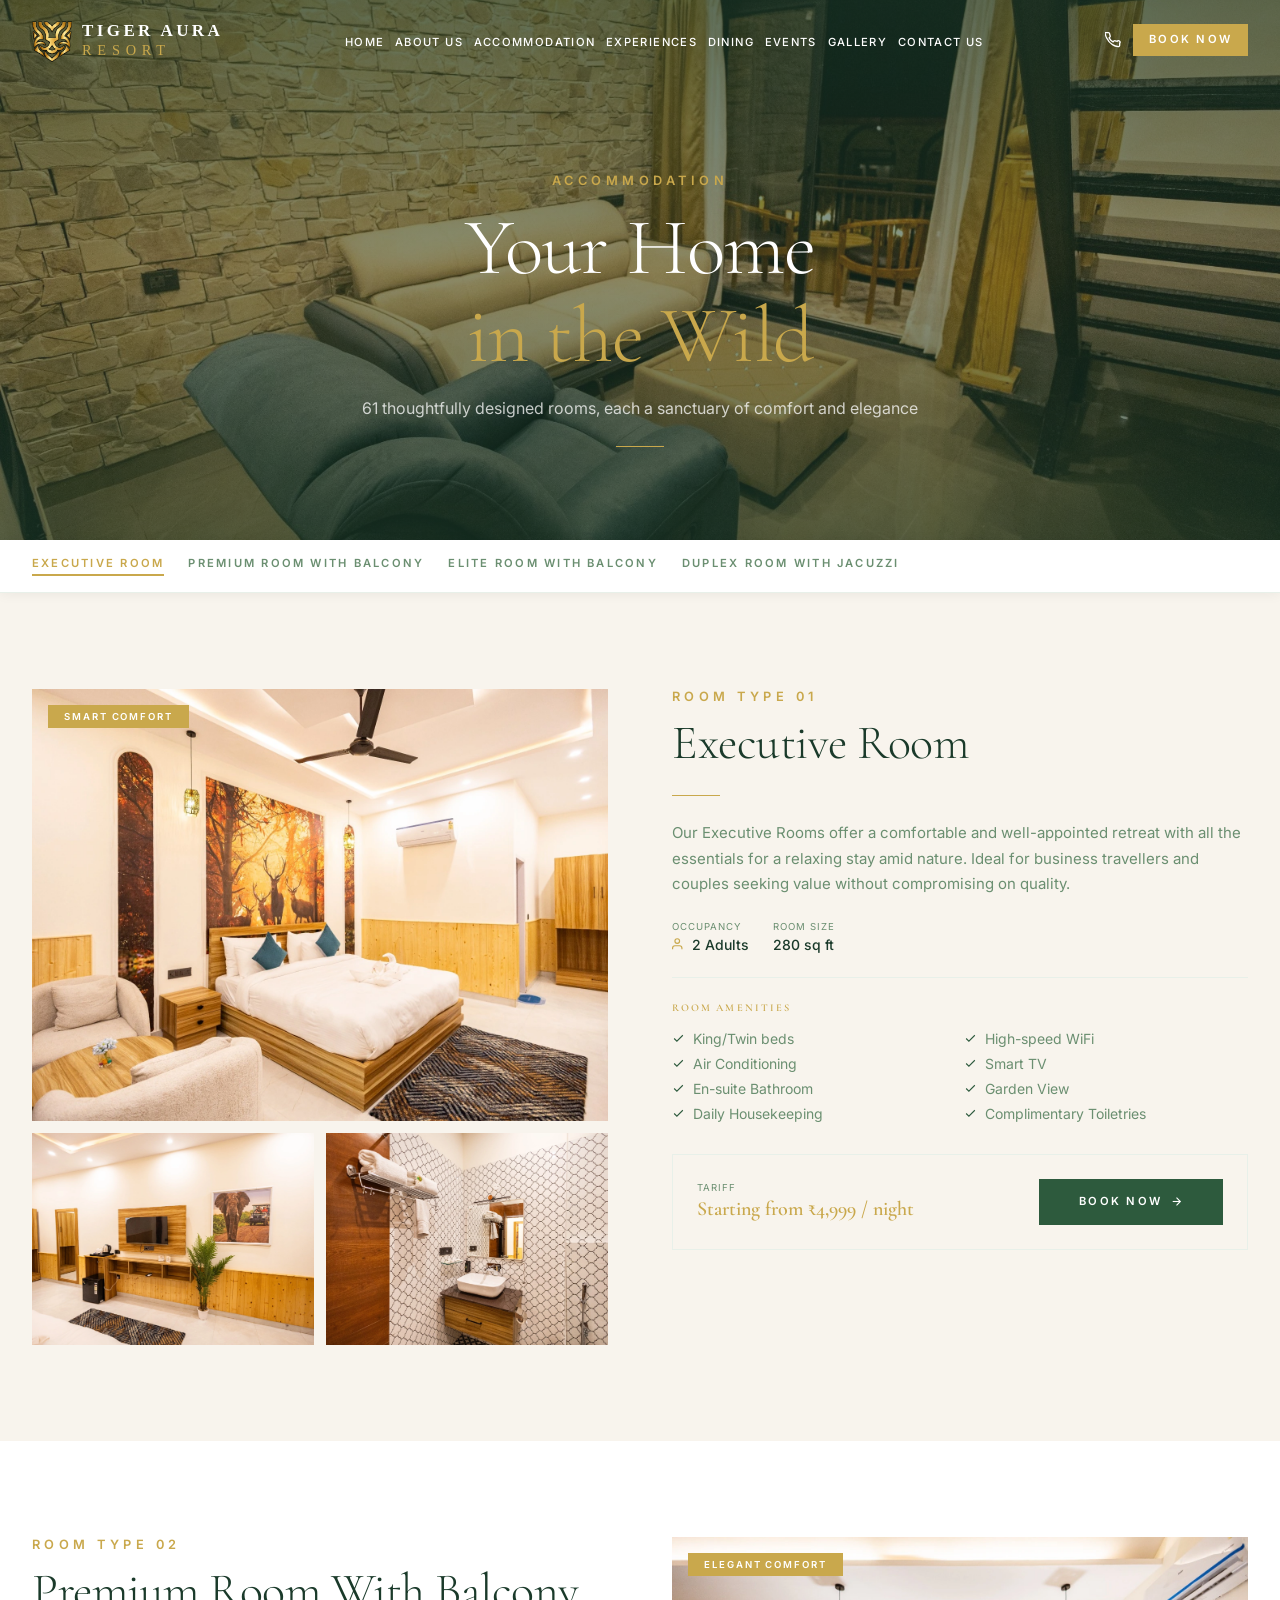
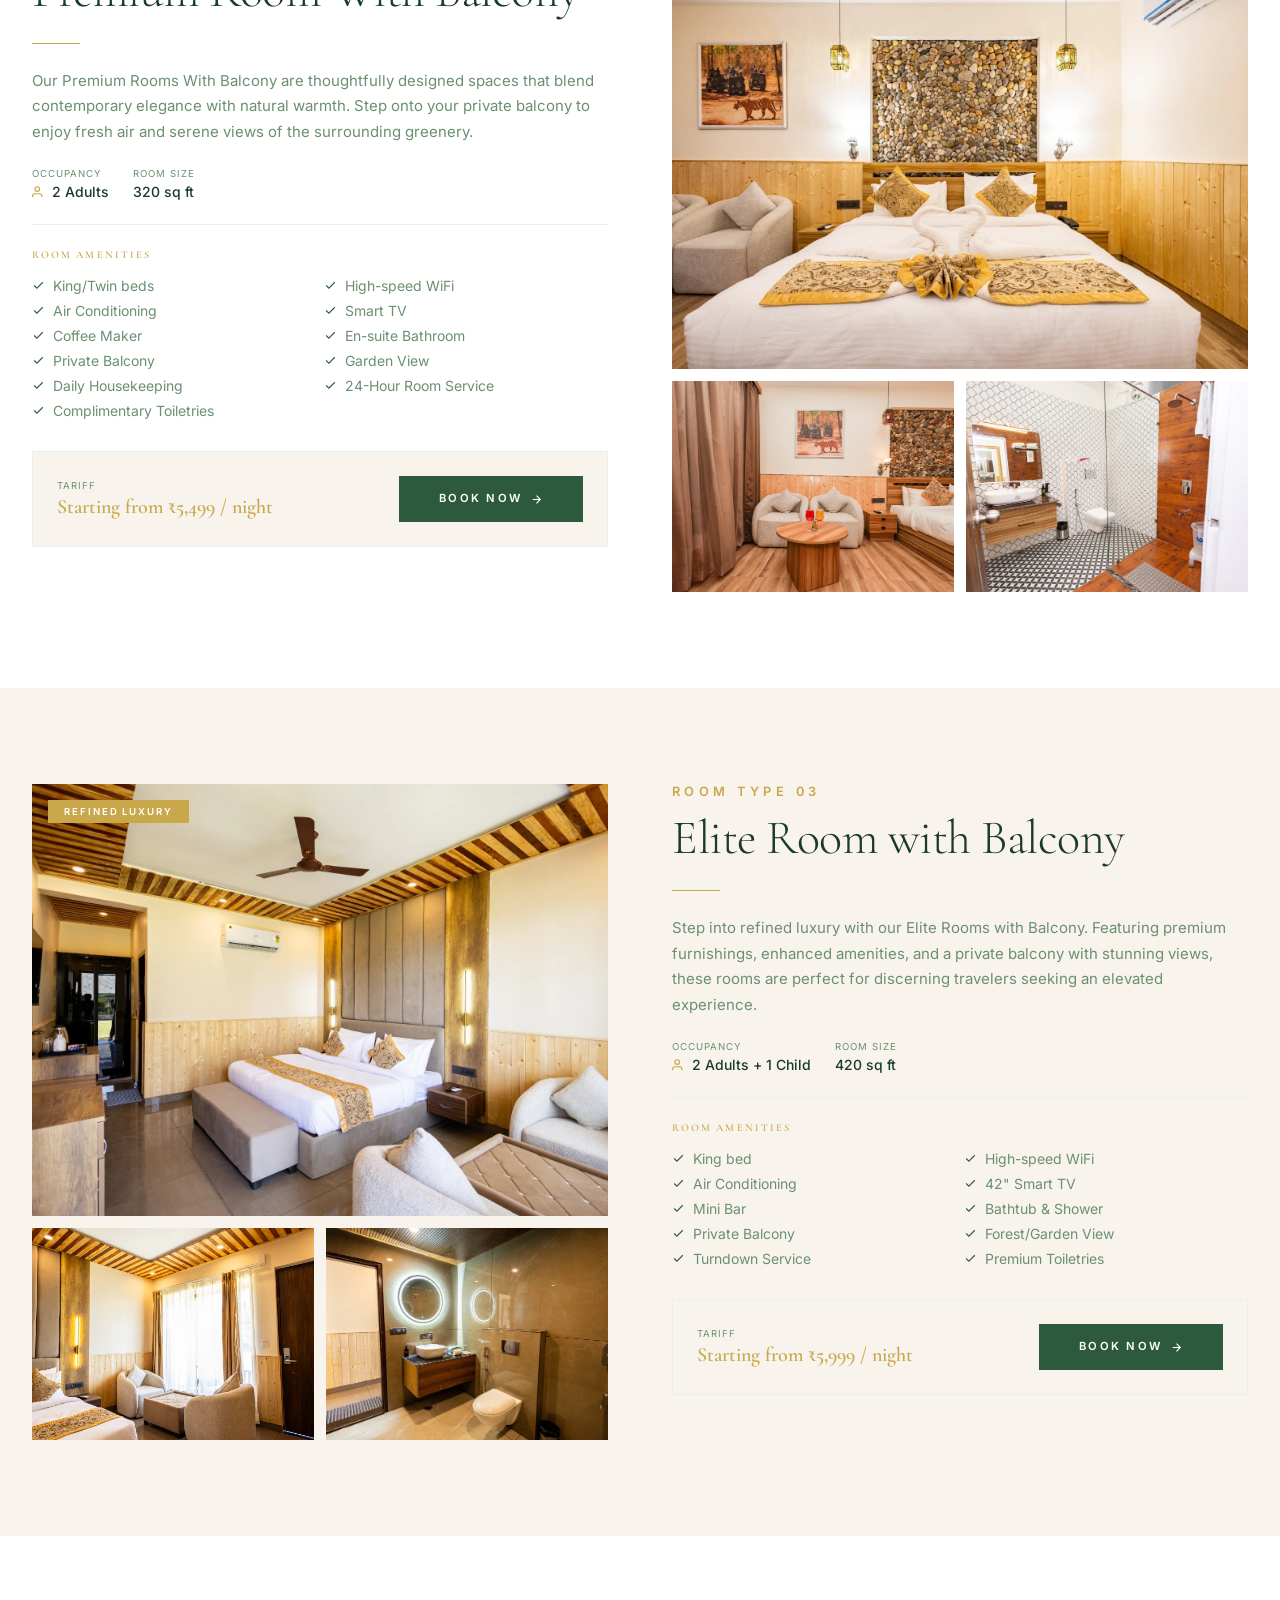
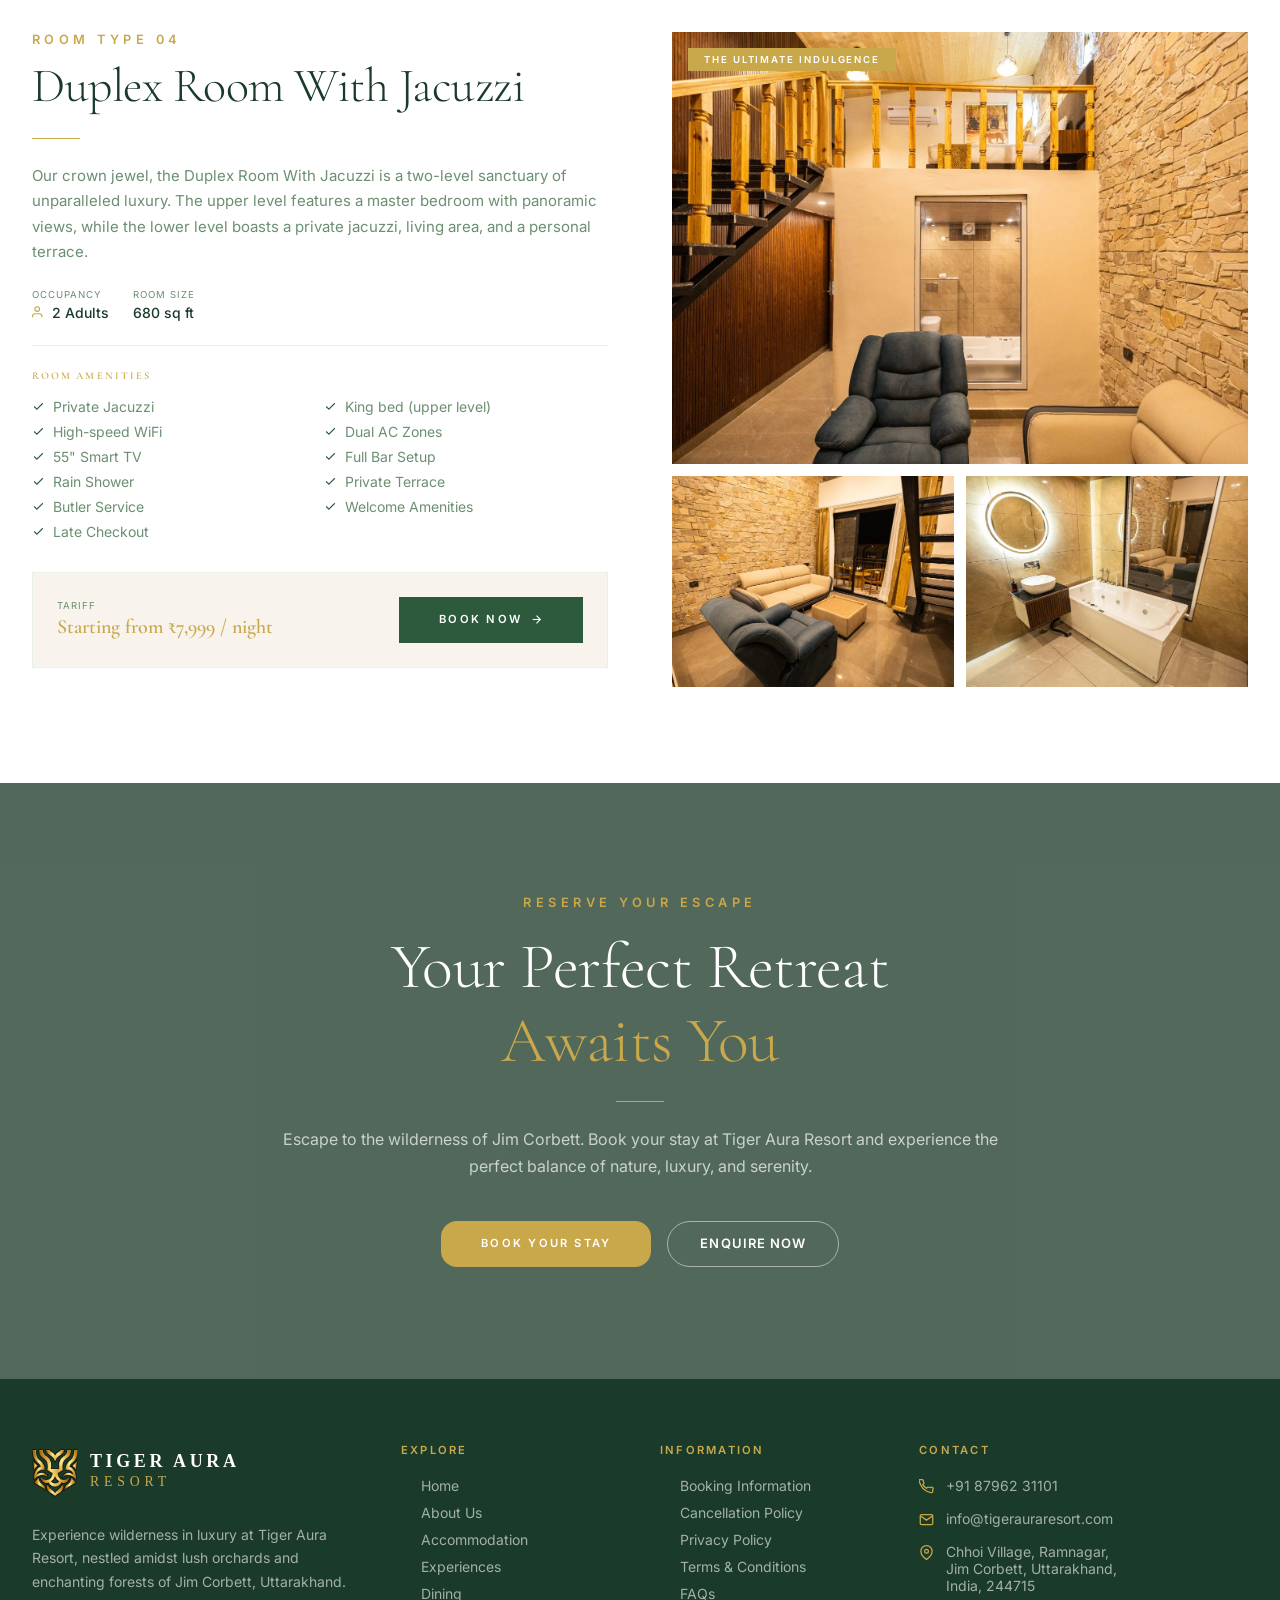
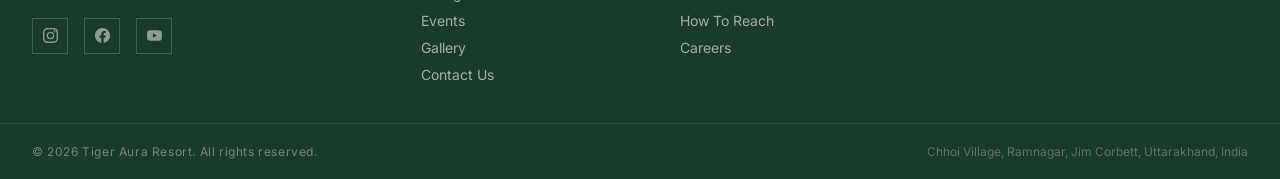
<file: accommodation.html>
﻿<!DOCTYPE html>
<html lang="en">
<head>
 <meta charset="UTF-8">
 <meta name="viewport" content="width=device-width, initial-scale=1.0">
 <title>Accommodation | Tiger Aura Resort</title>
 <meta name="description" content="Choose from four room categories at Tiger Aura Resort: Executive Room, Premium Room With Balcony, Elite Room with Balcony, and Duplex Room With Jacuzzi.">
 <link rel="canonical" href="https://tigerauraresort.com/accommodation.html">
 <!-- Google tag (gtag.js) -->
 <script async src="https://www.googletagmanager.com/gtag/js?id=G-DG3860SV4B"></script>
 <script>
   window.dataLayer = window.dataLayer || [];
   function gtag(){dataLayer.push(arguments);}
   gtag('js', new Date());
   gtag('config', 'G-DG3860SV4B');
 </script>
 <link rel="stylesheet" href="css/styles.css">
</head>
<body>
<header id="navbar" class="navbar">
 <div class="container"><div class="navbar-inner">
 <a href="index.html" class="navbar-logo"><div class="navbar-logo-inner"><img src="img/logo.png" alt="" class="logo-mark"><div class="navbar-logo-text"><span class="logo-name">TIGER AURA</span><span class="logo-resort">RESORT</span></div></div></a>
 <nav><ul class="nav-links"><li><a href="index.html">Home</a></li><li><a href="about.html">About Us</a></li><li><a href="accommodation.html">Accommodation</a></li><li><a href="experiences.html">Experiences</a></li><li><a href="dining.html">Dining</a></li><li><a href="events.html">Events</a></li><li><a href="gallery.html">Gallery</a></li><li><a href="contact.html">Contact Us</a></li></ul></nav>
 <div class="navbar-actions"><a href="tel:+918796231101" class="navbar-phone"><svg viewBox="0 0 24 24" fill="none" stroke="currentColor" stroke-width="2"><path d="M22 16.92v3a2 2 0 01-2.18 2 19.79 19.79 0 01-8.63-3.07A19.5 19.5 0 013.07 9.81a19.79 19.79 0 01-3.07-8.63A2 2 0 012 1h3a2 2 0 012 1.72c.127.96.361 1.903.7 2.81a2 2 0 01-.45 2.11L6.09 8.91a16 16 0 006 6l1.27-1.27a2 2 0 012.11-.45c.907.339 1.85.573 2.81.7A2 2 0 0122 16.92z"/></svg>+91 87962 31101</a><a href="booking.html" class="btn-booknow">Book Now</a></div>
 <button id="hamburger" class="hamburger" aria-label="Open menu"><svg viewBox="0 0 24 24" fill="none" stroke="currentColor" stroke-width="2"><line x1="3" y1="12" x2="21" y2="12"/><line x1="3" y1="6" x2="21" y2="6"/><line x1="3" y1="18" x2="21" y2="18"/></svg></button>
 </div></div>
</header>
<div id="mobile-menu" class="mobile-menu">
 <div class="mobile-menu-header"><div class="mobile-menu-logo"><img src="img/logo.png" alt="" class="logo-mark"><div class="navbar-logo-text"><span class="logo-name">TIGER AURA</span><span class="logo-resort">RESORT</span></div></div><button id="mobile-close" class="mobile-close"><svg viewBox="0 0 24 24" fill="none" stroke="currentColor" stroke-width="2"><line x1="18" y1="6" x2="6" y2="18"/><line x1="6" y1="6" x2="18" y2="18"/></svg></button></div>
 <nav class="mobile-nav"><a href="index.html">Home</a><a href="about.html">About Us</a><a href="accommodation.html">Accommodation</a><a href="experiences.html">Experiences</a><a href="dining.html">Dining</a><a href="events.html">Events</a><a href="gallery.html">Gallery</a><a href="contact.html">Contact Us</a></nav>
 <div class="mobile-cta"><a href="tel:+918796231101" class="mobile-phone"><svg viewBox="0 0 24 24" fill="none" stroke="currentColor" stroke-width="2"><path d="M22 16.92v3a2 2 0 01-2.18 2 19.79 19.79 0 01-8.63-3.07A19.5 19.5 0 013.07 9.81a19.79 19.79 0 01-3.07-8.63A2 2 0 012 1h3a2 2 0 012 1.72c.127.96.361 1.903.7 2.81a2 2 0 01-.45 2.11L6.09 8.91a16 16 0 006 6l1.27-1.27a2 2 0 012.11-.45c.907.339 1.85.573 2.81.7A2 2 0 0122 16.92z"/></svg>+91 87962 31101</a><a href="booking.html" class="btn btn-gold" style="text-align:center;padding:.875rem 2rem;">Book Your Stay</a></div>
</div>

<main>
<section class="page-hero">
 <div class="page-hero-bg" style="background-image:url('img/duplex2.webp')"></div>
 <div class="page-hero-overlay"></div>
 <div class="page-hero-content">
 <span class="section-label" style="color:var(--gold);margin-bottom:1rem;display:block;">Accommodation</span>
 <h1 class="page-hero-title">Your Home<em>in the Wild</em></h1>
 <p class="page-hero-subtitle">61 thoughtfully designed rooms, each a sanctuary of comfort and elegance</p>
 <div class="page-hero-divider"></div>
 </div>
</section>

<!-- Room Nav -->
<nav class="room-nav">
 <div class="container"><div class="room-nav-inner">
 <a href="#executive">Executive Room</a>
 <a href="#premium">Premium Room With Balcony</a>
 <a href="#elite">Elite Room with Balcony</a>
 <a href="#duplex">Duplex Room With Jacuzzi</a>
 </div></div>
</nav>

<!-- Executive Room -->
<section id="executive" class="section" style="background:var(--cream);">
 <div class="container">
 <div class="room-section-grid">
 <div class="animate-on-scroll">
 <div class="room-main-img">
 <img src="img/executive1.webp" alt="Executive Room">
 <div class="room-img-tag">Smart Comfort</div>
 </div>
 <div class="room-gallery-mini">
 <div class="room-mini-img"><img src="img/executive2.webp" alt="Executive Room View 2"></div>
 <div class="room-mini-img"><img src="img/executive3.webp" alt="Executive Room View 3"></div>
 </div>
 </div>
 <div class="animate-on-scroll">
 <span class="section-label mb-3" style="display:block;">Room Type 01</span>
 <h2 class="section-h2" style="margin-top:.5rem;margin-bottom:1rem;">Executive Room</h2>
 <div class="divider-gold-left"></div>
 <p style="color:var(--sage);line-height:1.7;margin-bottom:1.5rem;font-size:.9375rem;">Our Executive Rooms offer a comfortable and well-appointed retreat with all the essentials for a relaxing stay amid nature. Ideal for business travellers and couples seeking value without compromising on quality.</p>
 <div class="room-stats">
 <div><p style="font-size:.6rem;text-transform:uppercase;letter-spacing:.1em;color:var(--sage);margin-bottom:.25rem;">Occupancy</p><div class="room-stat-value"><svg viewBox="0 0 24 24" fill="none" stroke="currentColor" stroke-width="2"><path d="M17 21v-2a4 4 0 00-4-4H5a4 4 0 00-4 4v2"/><circle cx="9" cy="7" r="4"/></svg>2 Adults</div></div>
 <div><p style="font-size:.6rem;text-transform:uppercase;letter-spacing:.1em;color:var(--sage);margin-bottom:.25rem;">Room Size</p><p style="color:var(--forest-dark);font-size:.875rem;font-weight:500;">280 sq ft</p></div>
 </div>
 <div style="margin-bottom:2rem;">
 <h4 style="font-size:.65rem;font-weight:600;letter-spacing:.2em;text-transform:uppercase;color:var(--gold);margin-bottom:1rem;">Room Amenities</h4>
 <div class="amenities-grid">
 <div class="amenity-item"><svg viewBox="0 0 24 24" fill="none" stroke="currentColor" stroke-width="2"><polyline points="20 6 9 17 4 12"/></svg>King/Twin beds</div>
 <div class="amenity-item"><svg viewBox="0 0 24 24" fill="none" stroke="currentColor" stroke-width="2"><polyline points="20 6 9 17 4 12"/></svg>High-speed WiFi</div>
 <div class="amenity-item"><svg viewBox="0 0 24 24" fill="none" stroke="currentColor" stroke-width="2"><polyline points="20 6 9 17 4 12"/></svg>Air Conditioning</div>
 <div class="amenity-item"><svg viewBox="0 0 24 24" fill="none" stroke="currentColor" stroke-width="2"><polyline points="20 6 9 17 4 12"/></svg>Smart TV</div>
 <div class="amenity-item"><svg viewBox="0 0 24 24" fill="none" stroke="currentColor" stroke-width="2"><polyline points="20 6 9 17 4 12"/></svg>En-suite Bathroom</div>
 <div class="amenity-item"><svg viewBox="0 0 24 24" fill="none" stroke="currentColor" stroke-width="2"><polyline points="20 6 9 17 4 12"/></svg>Garden View</div>
 <div class="amenity-item"><svg viewBox="0 0 24 24" fill="none" stroke="currentColor" stroke-width="2"><polyline points="20 6 9 17 4 12"/></svg>Daily Housekeeping</div>
 <div class="amenity-item"><svg viewBox="0 0 24 24" fill="none" stroke="currentColor" stroke-width="2"><polyline points="20 6 9 17 4 12"/></svg>Complimentary Toiletries</div>
 </div>
 </div>
 <div class="room-price-box">
 <div><div class="room-tariff-label">Tariff</div><div class="room-tariff-price">Starting from ₹4,999 / night</div></div>
 <a href="booking.html" class="btn btn-forest" style="display:inline-flex;align-items:center;gap:.5rem;">Book Now <svg viewBox="0 0 24 24" fill="none" stroke="currentColor" stroke-width="2" style="width:13px;height:13px;"><line x1="5" y1="12" x2="19" y2="12"/><polyline points="12 5 19 12 12 19"/></svg></a>
 </div>
 </div>
 </div>
 </div>
</section>

<!-- Premium Room With Balcony -->
<section id="premium" class="section" style="background:#fff;">
 <div class="container">
 <div class="room-section-grid">
 <div class="animate-on-scroll" style="order:2;">
 <div class="room-main-img">
 <img src="img/premium1.webp" alt="Premium Room With Balcony">
 <div class="room-img-tag">Elegant Comfort</div>
 </div>
 <div class="room-gallery-mini">
 <div class="room-mini-img"><img src="img/premium2.webp" alt="Premium Room View 2"></div>
 <div class="room-mini-img"><img src="img/premium3.webp" alt="Premium Room View 3"></div>
 </div>
 </div>
 <div class="animate-on-scroll" style="order:1;">
 <span class="section-label mb-3" style="display:block;">Room Type 02</span>
 <h2 class="section-h2" style="margin-top:.5rem;margin-bottom:1rem;">Premium Room With Balcony</h2>
 <div class="divider-gold-left"></div>
 <p style="color:var(--sage);line-height:1.7;margin-bottom:1.5rem;font-size:.9375rem;">Our Premium Rooms With Balcony are thoughtfully designed spaces that blend contemporary elegance with natural warmth. Step onto your private balcony to enjoy fresh air and serene views of the surrounding greenery.</p>
 <div class="room-stats">
 <div><p style="font-size:.6rem;text-transform:uppercase;letter-spacing:.1em;color:var(--sage);margin-bottom:.25rem;">Occupancy</p><div class="room-stat-value"><svg viewBox="0 0 24 24" fill="none" stroke="currentColor" stroke-width="2"><path d="M17 21v-2a4 4 0 00-4-4H5a4 4 0 00-4 4v2"/><circle cx="9" cy="7" r="4"/></svg>2 Adults</div></div>
 <div><p style="font-size:.6rem;text-transform:uppercase;letter-spacing:.1em;color:var(--sage);margin-bottom:.25rem;">Room Size</p><p style="color:var(--forest-dark);font-size:.875rem;font-weight:500;">320 sq ft</p></div>
 </div>
 <div style="margin-bottom:2rem;">
 <h4 style="font-size:.65rem;font-weight:600;letter-spacing:.2em;text-transform:uppercase;color:var(--gold);margin-bottom:1rem;">Room Amenities</h4>
 <div class="amenities-grid">
 <div class="amenity-item"><svg viewBox="0 0 24 24" fill="none" stroke="currentColor" stroke-width="2"><polyline points="20 6 9 17 4 12"/></svg>King/Twin beds</div>
 <div class="amenity-item"><svg viewBox="0 0 24 24" fill="none" stroke="currentColor" stroke-width="2"><polyline points="20 6 9 17 4 12"/></svg>High-speed WiFi</div>
 <div class="amenity-item"><svg viewBox="0 0 24 24" fill="none" stroke="currentColor" stroke-width="2"><polyline points="20 6 9 17 4 12"/></svg>Air Conditioning</div>
 <div class="amenity-item"><svg viewBox="0 0 24 24" fill="none" stroke="currentColor" stroke-width="2"><polyline points="20 6 9 17 4 12"/></svg>Smart TV</div>
 <div class="amenity-item"><svg viewBox="0 0 24 24" fill="none" stroke="currentColor" stroke-width="2"><polyline points="20 6 9 17 4 12"/></svg>Coffee Maker</div>
 <div class="amenity-item"><svg viewBox="0 0 24 24" fill="none" stroke="currentColor" stroke-width="2"><polyline points="20 6 9 17 4 12"/></svg>En-suite Bathroom</div>
 <div class="amenity-item"><svg viewBox="0 0 24 24" fill="none" stroke="currentColor" stroke-width="2"><polyline points="20 6 9 17 4 12"/></svg>Private Balcony</div>
 <div class="amenity-item"><svg viewBox="0 0 24 24" fill="none" stroke="currentColor" stroke-width="2"><polyline points="20 6 9 17 4 12"/></svg>Garden View</div>
 <div class="amenity-item"><svg viewBox="0 0 24 24" fill="none" stroke="currentColor" stroke-width="2"><polyline points="20 6 9 17 4 12"/></svg>Daily Housekeeping</div>
 <div class="amenity-item"><svg viewBox="0 0 24 24" fill="none" stroke="currentColor" stroke-width="2"><polyline points="20 6 9 17 4 12"/></svg>24-Hour Room Service</div>
 <div class="amenity-item"><svg viewBox="0 0 24 24" fill="none" stroke="currentColor" stroke-width="2"><polyline points="20 6 9 17 4 12"/></svg>Complimentary Toiletries</div>
 </div>
 </div>
 <div class="room-price-box">
 <div><div class="room-tariff-label">Tariff</div><div class="room-tariff-price">Starting from ₹5,499 / night</div></div>
 <a href="booking.html" class="btn btn-forest" style="display:inline-flex;align-items:center;gap:.5rem;">Book Now <svg viewBox="0 0 24 24" fill="none" stroke="currentColor" stroke-width="2" style="width:13px;height:13px;"><line x1="5" y1="12" x2="19" y2="12"/><polyline points="12 5 19 12 12 19"/></svg></a>
 </div>
 </div>
 </div>
 </div>
</section>

<!-- Elite Room with Balcony -->
<section id="elite" class="section" style="background:var(--cream);">
 <div class="container">
 <div class="room-section-grid">
 <div class="animate-on-scroll">
 <div class="room-main-img">
 <img src="img/elite1.webp" alt="Elite Room with Balcony">
 <div class="room-img-tag">Refined Luxury</div>
 </div>
 <div class="room-gallery-mini">
 <div class="room-mini-img"><img src="img/elite2.webp" alt="Elite Room View 2"></div>
 <div class="room-mini-img"><img src="img/elite3.webp" alt="Elite Room View 3"></div>
 </div>
 </div>
 <div class="animate-on-scroll">
 <span class="section-label mb-3" style="display:block;">Room Type 03</span>
 <h2 class="section-h2" style="margin-top:.5rem;margin-bottom:1rem;">Elite Room with Balcony</h2>
 <div class="divider-gold-left"></div>
 <p style="color:var(--sage);line-height:1.7;margin-bottom:1.5rem;font-size:.9375rem;">Step into refined luxury with our Elite Rooms with Balcony. Featuring premium furnishings, enhanced amenities, and a private balcony with stunning views, these rooms are perfect for discerning travelers seeking an elevated experience.</p>
 <div class="room-stats">
 <div><p style="font-size:.6rem;text-transform:uppercase;letter-spacing:.1em;color:var(--sage);margin-bottom:.25rem;">Occupancy</p><div class="room-stat-value"><svg viewBox="0 0 24 24" fill="none" stroke="currentColor" stroke-width="2"><path d="M17 21v-2a4 4 0 00-4-4H5a4 4 0 00-4 4v2"/><circle cx="9" cy="7" r="4"/></svg>2 Adults + 1 Child</div></div>
 <div><p style="font-size:.6rem;text-transform:uppercase;letter-spacing:.1em;color:var(--sage);margin-bottom:.25rem;">Room Size</p><p style="color:var(--forest-dark);font-size:.875rem;font-weight:500;">420 sq ft</p></div>
 </div>
 <div style="margin-bottom:2rem;">
 <h4 style="font-size:.65rem;font-weight:600;letter-spacing:.2em;text-transform:uppercase;color:var(--gold);margin-bottom:1rem;">Room Amenities</h4>
 <div class="amenities-grid">
 <div class="amenity-item"><svg viewBox="0 0 24 24" fill="none" stroke="currentColor" stroke-width="2"><polyline points="20 6 9 17 4 12"/></svg>King bed</div>
 <div class="amenity-item"><svg viewBox="0 0 24 24" fill="none" stroke="currentColor" stroke-width="2"><polyline points="20 6 9 17 4 12"/></svg>High-speed WiFi</div>
 <div class="amenity-item"><svg viewBox="0 0 24 24" fill="none" stroke="currentColor" stroke-width="2"><polyline points="20 6 9 17 4 12"/></svg>Air Conditioning</div>
 <div class="amenity-item"><svg viewBox="0 0 24 24" fill="none" stroke="currentColor" stroke-width="2"><polyline points="20 6 9 17 4 12"/></svg>42" Smart TV</div>
 <div class="amenity-item"><svg viewBox="0 0 24 24" fill="none" stroke="currentColor" stroke-width="2"><polyline points="20 6 9 17 4 12"/></svg>Mini Bar</div>
 <div class="amenity-item"><svg viewBox="0 0 24 24" fill="none" stroke="currentColor" stroke-width="2"><polyline points="20 6 9 17 4 12"/></svg>Bathtub &amp; Shower</div>
 <div class="amenity-item"><svg viewBox="0 0 24 24" fill="none" stroke="currentColor" stroke-width="2"><polyline points="20 6 9 17 4 12"/></svg>Private Balcony</div>
 <div class="amenity-item"><svg viewBox="0 0 24 24" fill="none" stroke="currentColor" stroke-width="2"><polyline points="20 6 9 17 4 12"/></svg>Forest/Garden View</div>
 <div class="amenity-item"><svg viewBox="0 0 24 24" fill="none" stroke="currentColor" stroke-width="2"><polyline points="20 6 9 17 4 12"/></svg>Turndown Service</div>
 <div class="amenity-item"><svg viewBox="0 0 24 24" fill="none" stroke="currentColor" stroke-width="2"><polyline points="20 6 9 17 4 12"/></svg>Premium Toiletries</div>
 </div>
 </div>
 <div class="room-price-box">
 <div><div class="room-tariff-label">Tariff</div><div class="room-tariff-price">Starting from ₹5,999 / night</div></div>
 <a href="booking.html" class="btn btn-forest" style="display:inline-flex;align-items:center;gap:.5rem;">Book Now <svg viewBox="0 0 24 24" fill="none" stroke="currentColor" stroke-width="2" style="width:13px;height:13px;"><line x1="5" y1="12" x2="19" y2="12"/><polyline points="12 5 19 12 12 19"/></svg></a>
 </div>
 </div>
 </div>
 </div>
</section>

<!-- Duplex Room With Jacuzzi -->
<section id="duplex" class="section" style="background:#fff;">
 <div class="container">
 <div class="room-section-grid">
 <div class="animate-on-scroll" style="order:2;">
 <div class="room-main-img">
 <img src="img/duplex1.webp" alt="Duplex Room With Jacuzzi">
 <div class="room-img-tag">The Ultimate Indulgence</div>
 </div>
 <div class="room-gallery-mini">
 <div class="room-mini-img"><img src="img/duplex2.webp" alt="Jacuzzi View 2"></div>
 <div class="room-mini-img"><img src="img/duplex3.webp" alt="Jacuzzi View 3"></div>
 </div>
 </div>
 <div class="animate-on-scroll" style="order:1;">
 <span class="section-label mb-3" style="display:block;">Room Type 04</span>
 <h2 class="section-h2" style="margin-top:.5rem;margin-bottom:1rem;">Duplex Room With Jacuzzi</h2>
 <div class="divider-gold-left"></div>
 <p style="color:var(--sage);line-height:1.7;margin-bottom:1.5rem;font-size:.9375rem;">Our crown jewel, the Duplex Room With Jacuzzi is a two-level sanctuary of unparalleled luxury. The upper level features a master bedroom with panoramic views, while the lower level boasts a private jacuzzi, living area, and a personal terrace.</p>
 <div class="room-stats">
 <div><p style="font-size:.6rem;text-transform:uppercase;letter-spacing:.1em;color:var(--sage);margin-bottom:.25rem;">Occupancy</p><div class="room-stat-value"><svg viewBox="0 0 24 24" fill="none" stroke="currentColor" stroke-width="2"><path d="M17 21v-2a4 4 0 00-4-4H5a4 4 0 00-4 4v2"/><circle cx="9" cy="7" r="4"/></svg>2 Adults</div></div>
 <div><p style="font-size:.6rem;text-transform:uppercase;letter-spacing:.1em;color:var(--sage);margin-bottom:.25rem;">Room Size</p><p style="color:var(--forest-dark);font-size:.875rem;font-weight:500;">680 sq ft</p></div>
 </div>
 <div style="margin-bottom:2rem;">
 <h4 style="font-size:.65rem;font-weight:600;letter-spacing:.2em;text-transform:uppercase;color:var(--gold);margin-bottom:1rem;">Room Amenities</h4>
 <div class="amenities-grid">
 <div class="amenity-item"><svg viewBox="0 0 24 24" fill="none" stroke="currentColor" stroke-width="2"><polyline points="20 6 9 17 4 12"/></svg>Private Jacuzzi</div>
 <div class="amenity-item"><svg viewBox="0 0 24 24" fill="none" stroke="currentColor" stroke-width="2"><polyline points="20 6 9 17 4 12"/></svg>King bed (upper level)</div>
 <div class="amenity-item"><svg viewBox="0 0 24 24" fill="none" stroke="currentColor" stroke-width="2"><polyline points="20 6 9 17 4 12"/></svg>High-speed WiFi</div>
 <div class="amenity-item"><svg viewBox="0 0 24 24" fill="none" stroke="currentColor" stroke-width="2"><polyline points="20 6 9 17 4 12"/></svg>Dual AC Zones</div>
 <div class="amenity-item"><svg viewBox="0 0 24 24" fill="none" stroke="currentColor" stroke-width="2"><polyline points="20 6 9 17 4 12"/></svg>55" Smart TV</div>
 <div class="amenity-item"><svg viewBox="0 0 24 24" fill="none" stroke="currentColor" stroke-width="2"><polyline points="20 6 9 17 4 12"/></svg>Full Bar Setup</div>
 <div class="amenity-item"><svg viewBox="0 0 24 24" fill="none" stroke="currentColor" stroke-width="2"><polyline points="20 6 9 17 4 12"/></svg>Rain Shower</div>
 <div class="amenity-item"><svg viewBox="0 0 24 24" fill="none" stroke="currentColor" stroke-width="2"><polyline points="20 6 9 17 4 12"/></svg>Private Terrace</div>
 <div class="amenity-item"><svg viewBox="0 0 24 24" fill="none" stroke="currentColor" stroke-width="2"><polyline points="20 6 9 17 4 12"/></svg>Butler Service</div>
 <div class="amenity-item"><svg viewBox="0 0 24 24" fill="none" stroke="currentColor" stroke-width="2"><polyline points="20 6 9 17 4 12"/></svg>Welcome Amenities</div>
 <div class="amenity-item"><svg viewBox="0 0 24 24" fill="none" stroke="currentColor" stroke-width="2"><polyline points="20 6 9 17 4 12"/></svg>Late Checkout</div>
 </div>
 </div>
 <div class="room-price-box">
 <div><div class="room-tariff-label">Tariff</div><div class="room-tariff-price">Starting from ₹7,999 / night</div></div>
 <a href="booking.html" class="btn btn-forest" style="display:inline-flex;align-items:center;gap:.5rem;">Book Now <svg viewBox="0 0 24 24" fill="none" stroke="currentColor" stroke-width="2" style="width:13px;height:13px;"><line x1="5" y1="12" x2="19" y2="12"/><polyline points="12 5 19 12 12 19"/></svg></a>
 </div>
 </div>
 </div>
 </div>
</section>

<section class="cta-banner" style="background-image:url('img/property1.webp');"><div class="cta-overlay"></div><div class="cta-content"><span class="section-label mb-5">Reserve Your Escape</span><h2 class="cta-title" style="margin-top:.75rem;">Your Perfect Retreat<em>Awaits You</em></h2><div style="width:3rem;height:1px;background:var(--gold);margin:0 auto 1.5rem;"></div><p class="cta-text">Escape to the wilderness of Jim Corbett. Book your stay at Tiger Aura Resort and experience the perfect balance of nature, luxury, and serenity.</p><div class="cta-btns"><a href="booking.html" class="btn btn-gold">Book Your Stay</a><a href="contact.html" class="btn btn-outline-white">Enquire Now</a></div></div></section>
</main>

<footer>
 <div class="footer-main"><div class="container"><div class="footer-grid">
 <div><div class="footer-logo-inner"><img src="img/logo.png" alt="" class="footer-logo-mark"><div class="footer-logo-text"><span class="footer-logo-name">TIGER AURA</span><span class="footer-logo-resort">RESORT</span></div></div><p class="footer-desc">Experience wilderness in luxury at Tiger Aura Resort, nestled amidst lush orchards and enchanting forests of Jim Corbett, Uttarakhand.</p><div class="footer-social"><a href="#" aria-label="Instagram" class="social-btn"><svg viewBox="0 0 24 24" fill="currentColor"><path d="M12 2.163c3.204 0 3.584.012 4.85.07 3.252.148 4.771 1.691 4.919 4.919.058 1.265.069 1.645.069 4.849 0 3.205-.012 3.584-.069 4.849-.149 3.225-1.664 4.771-4.919 4.919-1.266.058-1.644.07-4.85.07-3.204 0-3.584-.012-4.849-.07-3.26-.149-4.771-1.699-4.919-4.92-.058-1.265-.07-1.644-.07-4.849 0-3.204.013-3.583.07-4.849.149-3.227 1.664-4.771 4.919-4.919 1.266-.057 1.645-.069 4.849-.069zm0-2.163c-3.259 0-3.667.014-4.947.072-4.358.2-6.78 2.618-6.98 6.98-.059 1.281-.073 1.689-.073 4.948 0 3.259.014 3.668.072 4.948.2 4.358 2.618 6.78 6.98 6.98 1.281.058 1.689.072 4.948.072 3.259 0 3.668-.014 4.948-.072 4.354-.2 6.782-2.618 6.979-6.98.059-1.28.073-1.689.073-4.948 0-3.259-.014-3.667-.072-4.947-.196-4.354-2.617-6.78-6.979-6.98-1.281-.059-1.69-.073-4.949-.073zm0 5.838c-3.403 0-6.162 2.759-6.162 6.162s2.759 6.163 6.162 6.163 6.162-2.759 6.162-6.163c0-3.403-2.759-6.162-6.162-6.162zm0 10.162c-2.209 0-4-1.79-4-4 0-2.209 1.791-4 4-4s4 1.791 4 4c0 2.21-1.791 4-4 4zm6.406-11.845c-.796 0-1.441.645-1.441 1.44s.645 1.44 1.441 1.44c.795 0 1.439-.645 1.439-1.44s-.644-1.44-1.439-1.44z"/></svg></a><a href="#" aria-label="Facebook" class="social-btn"><svg viewBox="0 0 24 24" fill="currentColor"><path d="M24 12.073c0-6.627-5.373-12-12-12s-12 5.373-12 12c0 5.99 4.388 10.954 10.125 11.854v-8.385H7.078v-3.47h3.047V9.43c0-3.007 1.792-4.669 4.533-4.669 1.312 0 2.686.235 2.686.235v2.953H15.83c-1.491 0-1.956.925-1.956 1.874v2.25h3.328l-.532 3.47h-2.796v8.385C19.612 23.027 24 18.062 24 12.073z"/></svg></a><a href="#" aria-label="YouTube" class="social-btn"><svg viewBox="0 0 24 24" fill="currentColor"><path d="M23.498 6.186a3.016 3.016 0 00-2.122-2.136C19.505 3.545 12 3.545 12 3.545s-7.505 0-9.377.505A3.017 3.017 0 00.502 6.186C0 8.07 0 12 0 12s0 3.93.502 5.814a3.016 3.016 0 002.122 2.136c1.871.505 9.376.505 9.376.505s7.505 0 9.377-.505a3.015 3.015 0 002.122-2.136C24 15.93 24 12 24 12s0-3.93-.502-5.814zM9.545 15.568V8.432L15.818 12l-6.273 3.568z"/></svg></a></div></div>
 <div><p class="footer-col-title">Explore</p><ul class="footer-links"><li><a href="index.html"><svg class="arrow" viewBox="0 0 24 24" fill="none" stroke="currentColor" stroke-width="2"><line x1="5" y1="12" x2="19" y2="12"/><polyline points="12 5 19 12 12 19"/></svg>Home</a></li><li><a href="about.html"><svg class="arrow" viewBox="0 0 24 24" fill="none" stroke="currentColor" stroke-width="2"><line x1="5" y1="12" x2="19" y2="12"/><polyline points="12 5 19 12 12 19"/></svg>About Us</a></li><li><a href="accommodation.html"><svg class="arrow" viewBox="0 0 24 24" fill="none" stroke="currentColor" stroke-width="2"><line x1="5" y1="12" x2="19" y2="12"/><polyline points="12 5 19 12 12 19"/></svg>Accommodation</a></li><li><a href="experiences.html"><svg class="arrow" viewBox="0 0 24 24" fill="none" stroke="currentColor" stroke-width="2"><line x1="5" y1="12" x2="19" y2="12"/><polyline points="12 5 19 12 12 19"/></svg>Experiences</a></li><li><a href="dining.html"><svg class="arrow" viewBox="0 0 24 24" fill="none" stroke="currentColor" stroke-width="2"><line x1="5" y1="12" x2="19" y2="12"/><polyline points="12 5 19 12 12 19"/></svg>Dining</a></li><li><a href="events.html"><svg class="arrow" viewBox="0 0 24 24" fill="none" stroke="currentColor" stroke-width="2"><line x1="5" y1="12" x2="19" y2="12"/><polyline points="12 5 19 12 12 19"/></svg>Events</a></li><li><a href="gallery.html"><svg class="arrow" viewBox="0 0 24 24" fill="none" stroke="currentColor" stroke-width="2"><line x1="5" y1="12" x2="19" y2="12"/><polyline points="12 5 19 12 12 19"/></svg>Gallery</a></li><li><a href="contact.html"><svg class="arrow" viewBox="0 0 24 24" fill="none" stroke="currentColor" stroke-width="2"><line x1="5" y1="12" x2="19" y2="12"/><polyline points="12 5 19 12 12 19"/></svg>Contact Us</a></li></ul></div>
 <div><p class="footer-col-title">Information</p><ul class="footer-links"><li><a href="booking.html"><svg class="arrow" viewBox="0 0 24 24" fill="none" stroke="currentColor" stroke-width="2"><line x1="5" y1="12" x2="19" y2="12"/><polyline points="12 5 19 12 12 19"/></svg>Booking Information</a></li><li><a href="booking.html#cancellation"><svg class="arrow" viewBox="0 0 24 24" fill="none" stroke="currentColor" stroke-width="2"><line x1="5" y1="12" x2="19" y2="12"/><polyline points="12 5 19 12 12 19"/></svg>Cancellation Policy</a></li><li><a href="privacy.html"><svg class="arrow" viewBox="0 0 24 24" fill="none" stroke="currentColor" stroke-width="2"><line x1="5" y1="12" x2="19" y2="12"/><polyline points="12 5 19 12 12 19"/></svg>Privacy Policy</a></li><li><a href="terms.html"><svg class="arrow" viewBox="0 0 24 24" fill="none" stroke="currentColor" stroke-width="2"><line x1="5" y1="12" x2="19" y2="12"/><polyline points="12 5 19 12 12 19"/></svg>Terms &amp; Conditions</a></li><li><a href="faqs.html"><svg class="arrow" viewBox="0 0 24 24" fill="none" stroke="currentColor" stroke-width="2"><line x1="5" y1="12" x2="19" y2="12"/><polyline points="12 5 19 12 12 19"/></svg>FAQs</a></li><li><a href="contact.html#directions"><svg class="arrow" viewBox="0 0 24 24" fill="none" stroke="currentColor" stroke-width="2"><line x1="5" y1="12" x2="19" y2="12"/><polyline points="12 5 19 12 12 19"/></svg>How To Reach</a></li><li><a href="careers.html"><svg class="arrow" viewBox="0 0 24 24" fill="none" stroke="currentColor" stroke-width="2"><line x1="5" y1="12" x2="19" y2="12"/><polyline points="12 5 19 12 12 19"/></svg>Careers</a></li></ul></div>
 <div><p class="footer-col-title">Contact</p><ul class="footer-contact-list"><li class="footer-contact-item"><svg viewBox="0 0 24 24" fill="none" stroke="currentColor" stroke-width="2"><path d="M22 16.92v3a2 2 0 01-2.18 2 19.79 19.79 0 01-8.63-3.07A19.5 19.5 0 013.07 9.81a19.79 19.79 0 01-3.07-8.63A2 2 0 012 1h3a2 2 0 012 1.72c.127.96.361 1.903.7 2.81a2 2 0 01-.45 2.11L6.09 8.91a16 16 0 006 6l1.27-1.27a2 2 0 012.11-.45c.907.339 1.85.573 2.81.7A2 2 0 0122 16.92z"/></svg><a href="tel:+918796231101">+91 87962 31101</a></li><li class="footer-contact-item"><svg viewBox="0 0 24 24" fill="none" stroke="currentColor" stroke-width="2"><path d="M4 4h16c1.1 0 2 .9 2 2v12c0 1.1-.9 2-2 2H4c-1.1 0-2-.9-2-2V6c0-1.1.9-2 2-2z"/><polyline points="22,6 12,13 2,6"/></svg><a href="mailto:info@tigerauraresort.com">info@tigerauraresort.com</a></li><li class="footer-contact-item"><svg viewBox="0 0 24 24" fill="none" stroke="currentColor" stroke-width="2"><path d="M21 10c0 7-9 13-9 13s-9-6-9-13a9 9 0 0118 0z"/><circle cx="12" cy="10" r="3"/></svg><span>Chhoi Village, Ramnagar,<br>Jim Corbett, Uttarakhand,<br>India, 244715</span></li></ul></div>
 </div></div></div>
 <div class="footer-bottom"><div class="container"><div class="footer-bottom-inner"><p class="footer-copy">© <span class="current-year"></span> Tiger Aura Resort. All rights reserved.</p><p class="footer-addr">Chhoi Village, Ramnagar, Jim Corbett, Uttarakhand, India</p></div></div></div>
</footer>
<script src="js/main.js"></script>
</body>
</html>
</file>
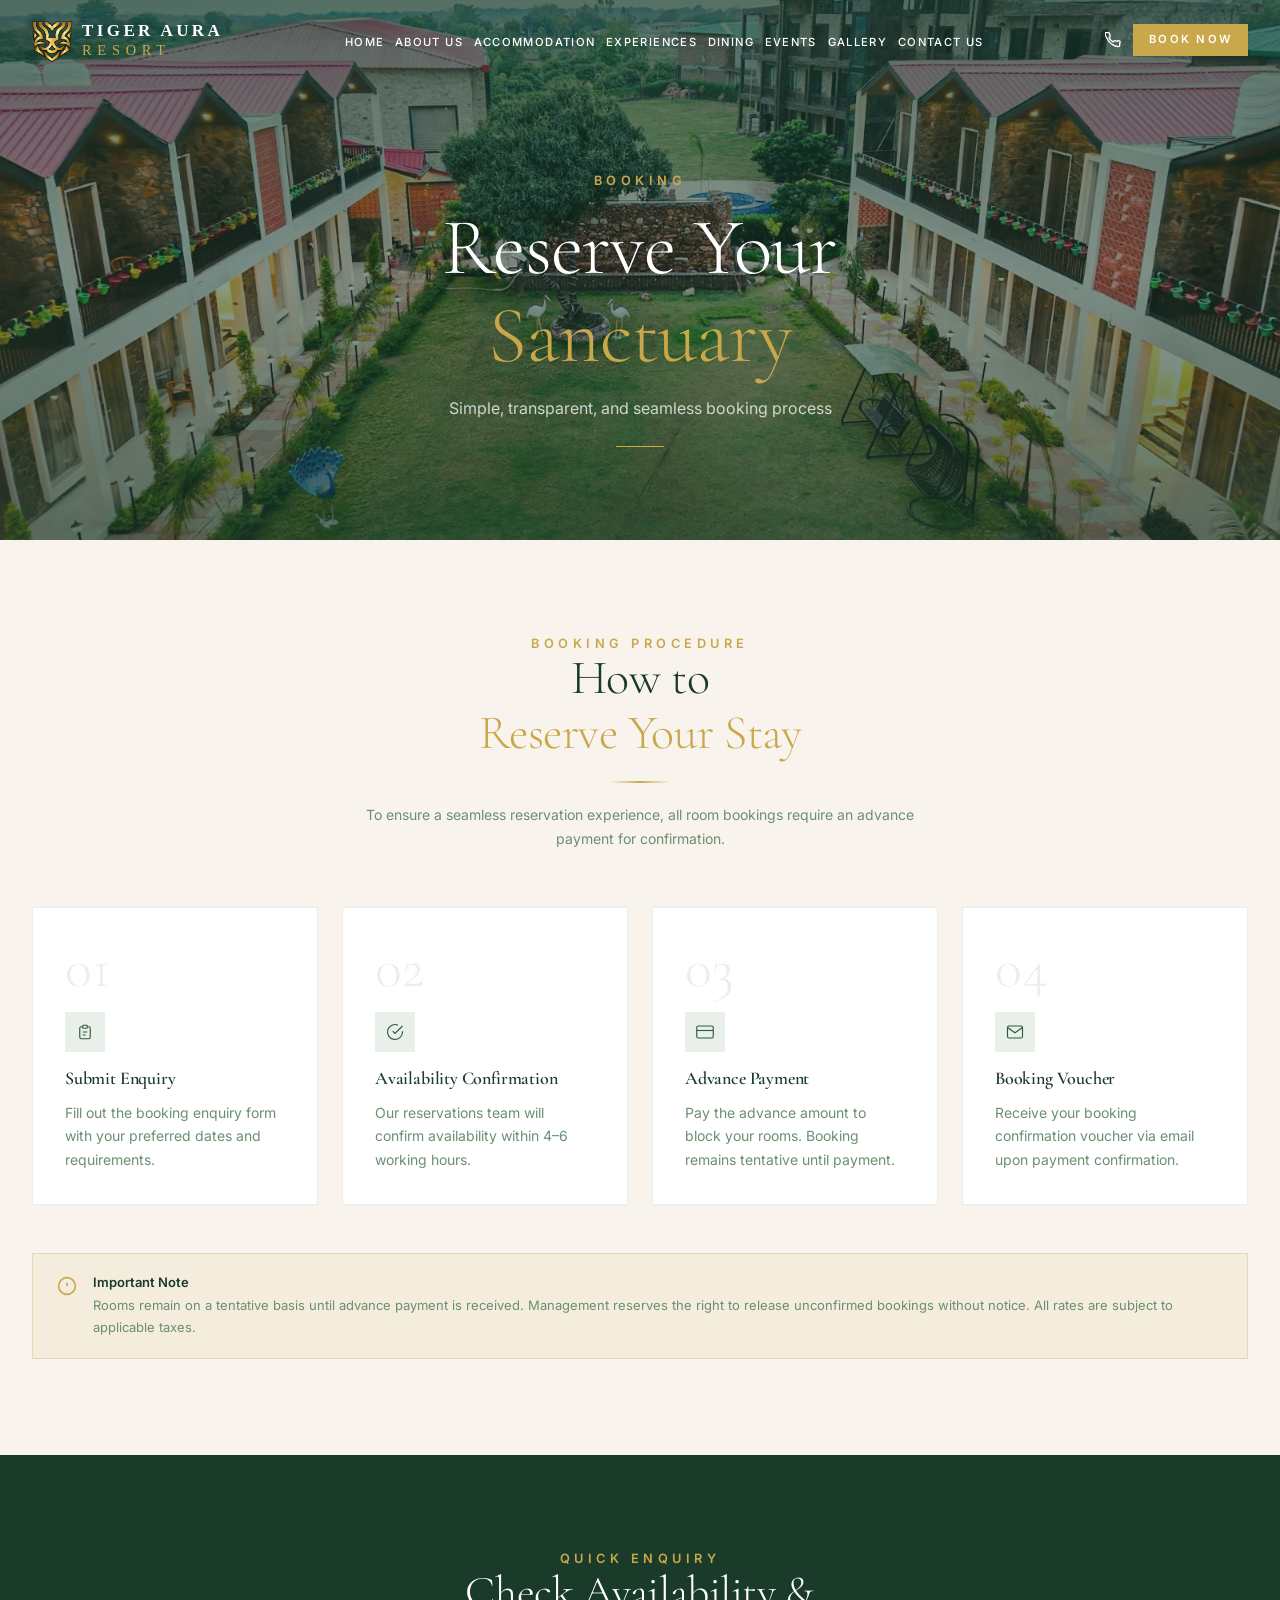
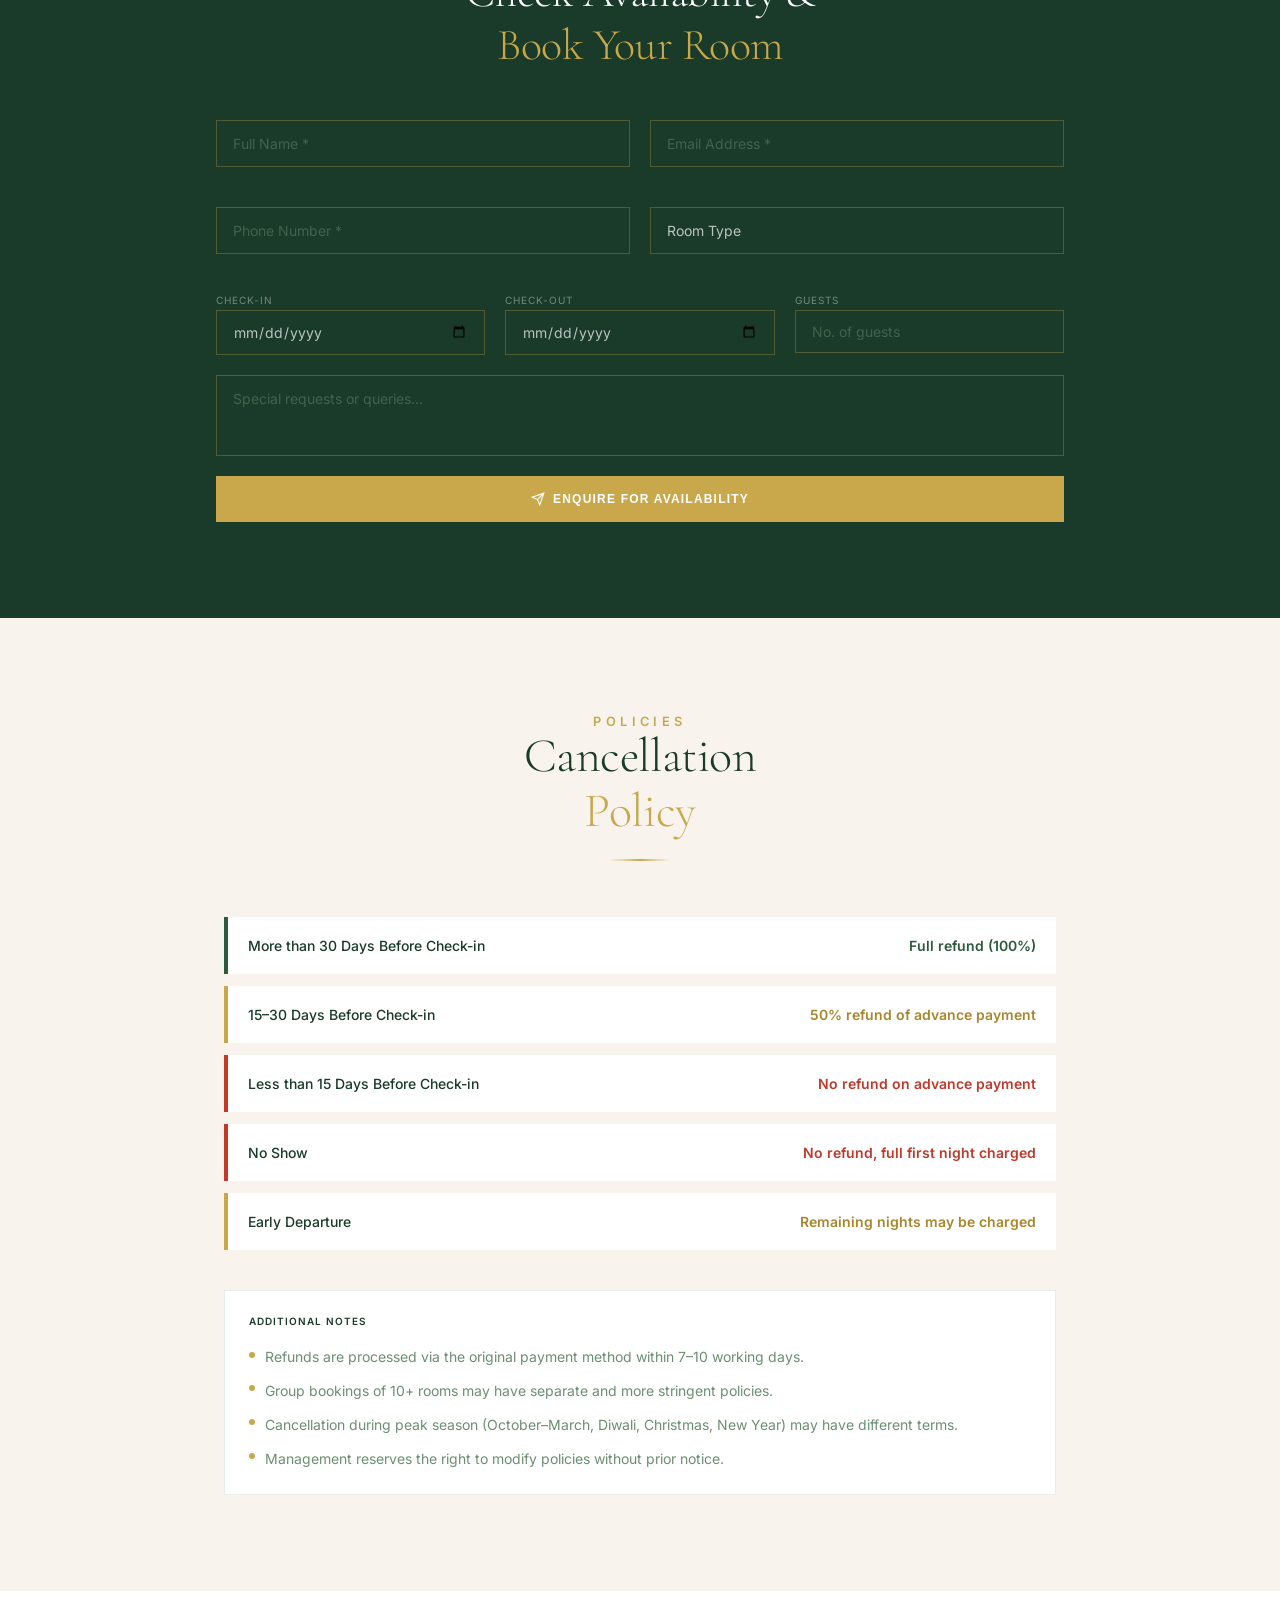
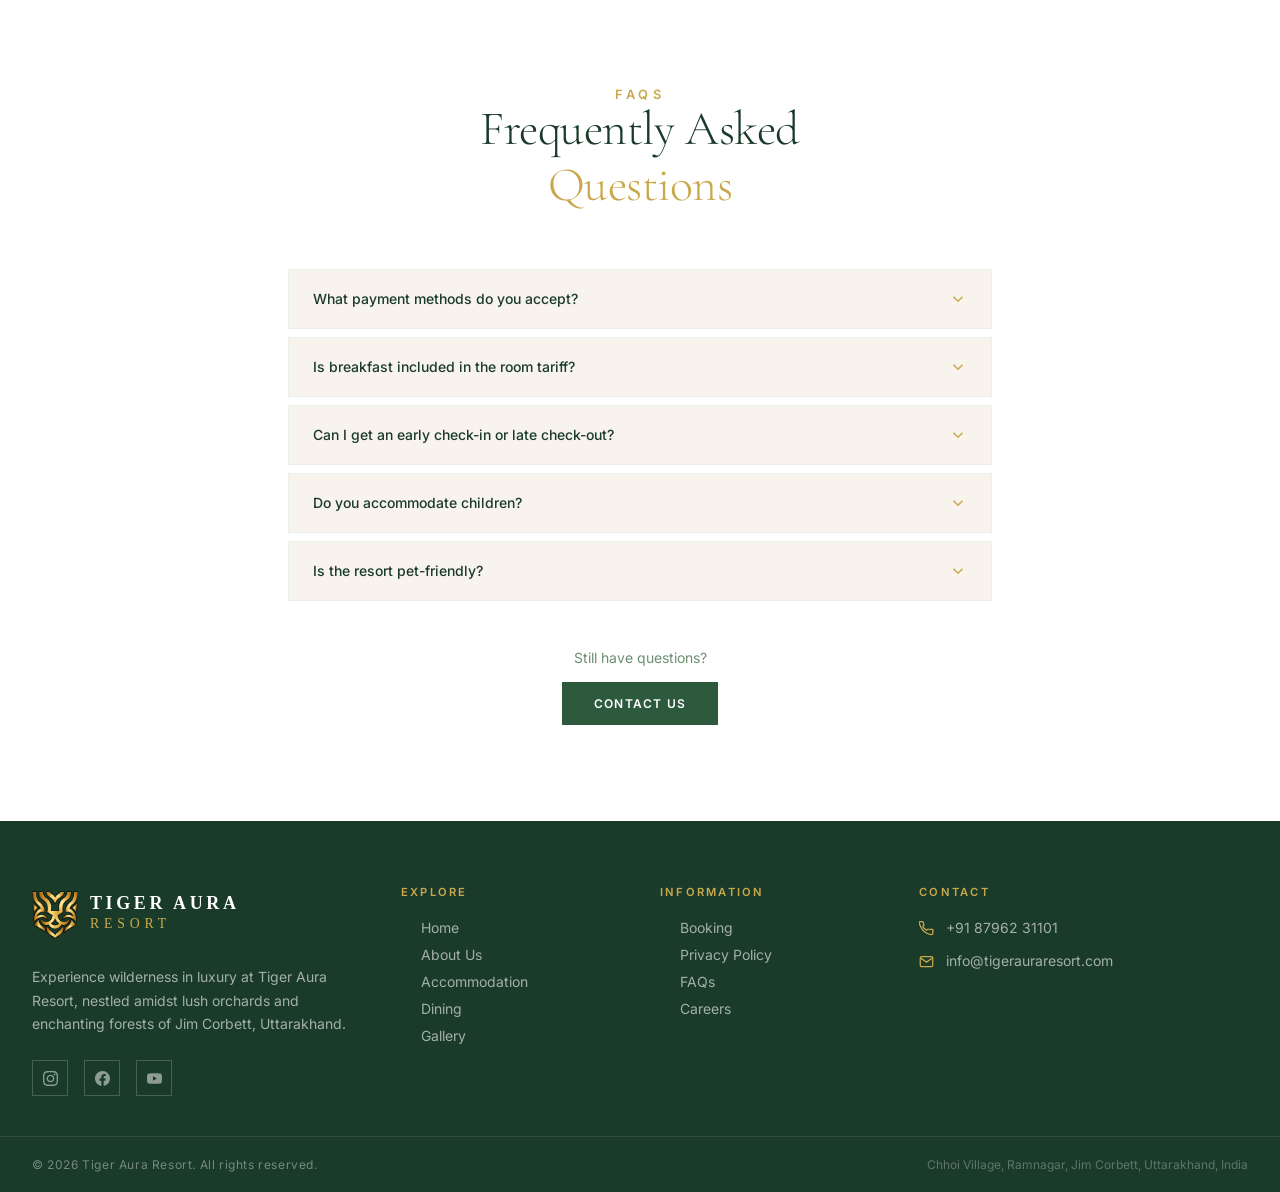
<file: booking.html>
﻿<!DOCTYPE html>
<html lang="en">
<head>
 <meta charset="UTF-8">
 <meta name="viewport" content="width=device-width, initial-scale=1.0">
 <title>Booking | Tiger Aura Resort</title>
 <meta name="description" content="Book your luxury stay at Tiger Aura Resort, Jim Corbett. View our booking process, cancellation policy and send an enquiry.">
 <link rel="canonical" href="https://tigerauraresort.com/booking.html">
 <!-- Google tag (gtag.js) -->
 <script async src="https://www.googletagmanager.com/gtag/js?id=G-DG3860SV4B"></script>
 <script>
   window.dataLayer = window.dataLayer || [];
   function gtag(){dataLayer.push(arguments);}
   gtag('js', new Date());
   gtag('config', 'G-DG3860SV4B');
 </script>
 <link rel="stylesheet" href="css/styles.css">
</head>
<body>
<header id="navbar" class="navbar"><div class="container"><div class="navbar-inner"><a href="index.html" class="navbar-logo"><div class="navbar-logo-inner"><img src="img/logo.png" alt="" class="logo-mark"><div class="navbar-logo-text"><span class="logo-name">TIGER AURA</span><span class="logo-resort">RESORT</span></div></div></a><nav><ul class="nav-links"><li><a href="index.html">Home</a></li><li><a href="about.html">About Us</a></li><li><a href="accommodation.html">Accommodation</a></li><li><a href="experiences.html">Experiences</a></li><li><a href="dining.html">Dining</a></li><li><a href="events.html">Events</a></li><li><a href="gallery.html">Gallery</a></li><li><a href="contact.html">Contact Us</a></li></ul></nav><div class="navbar-actions"><a href="tel:+918796231101" class="navbar-phone"><svg viewBox="0 0 24 24" fill="none" stroke="currentColor" stroke-width="2"><path d="M22 16.92v3a2 2 0 01-2.18 2 19.79 19.79 0 01-8.63-3.07A19.5 19.5 0 013.07 9.81a19.79 19.79 0 01-3.07-8.63A2 2 0 012 1h3a2 2 0 012 1.72c.127.96.361 1.903.7 2.81a2 2 0 01-.45 2.11L6.09 8.91a16 16 0 006 6l1.27-1.27a2 2 0 012.11-.45c.907.339 1.85.573 2.81.7A2 2 0 0122 16.92z"/></svg>+91 87962 31101</a><a href="booking.html" class="btn-booknow">Book Now</a></div><button id="hamburger" class="hamburger" aria-label="Open menu"><svg viewBox="0 0 24 24" fill="none" stroke="currentColor" stroke-width="2"><line x1="3" y1="12" x2="21" y2="12"/><line x1="3" y1="6" x2="21" y2="6"/><line x1="3" y1="18" x2="21" y2="18"/></svg></button></div></div></header>
<div id="mobile-menu" class="mobile-menu"><div class="mobile-menu-header"><div class="mobile-menu-logo"><img src="img/logo.png" alt="" class="logo-mark"><div class="navbar-logo-text"><span class="logo-name">TIGER AURA</span><span class="logo-resort">RESORT</span></div></div><button id="mobile-close" class="mobile-close"><svg viewBox="0 0 24 24" fill="none" stroke="currentColor" stroke-width="2"><line x1="18" y1="6" x2="6" y2="18"/><line x1="6" y1="6" x2="18" y2="18"/></svg></button></div><nav class="mobile-nav"><a href="index.html">Home</a><a href="about.html">About Us</a><a href="accommodation.html">Accommodation</a><a href="experiences.html">Experiences</a><a href="dining.html">Dining</a><a href="events.html">Events</a><a href="gallery.html">Gallery</a><a href="contact.html">Contact Us</a></nav><div class="mobile-cta"><a href="tel:+918796231101" class="mobile-phone"><svg viewBox="0 0 24 24" fill="none" stroke="currentColor" stroke-width="2"><path d="M22 16.92v3a2 2 0 01-2.18 2 19.79 19.79 0 01-8.63-3.07A19.5 19.5 0 013.07 9.81a19.79 19.79 0 01-3.07-8.63A2 2 0 012 1h3a2 2 0 012 1.72c.127.96.361 1.903.7 2.81a2 2 0 01-.45 2.11L6.09 8.91a16 16 0 006 6l1.27-1.27a2 2 0 012.11-.45c.907.339 1.85.573 2.81.7A2 2 0 0122 16.92z"/></svg>+91 87962 31101</a><a href="booking.html" class="btn btn-gold" style="text-align:center;padding:.875rem 2rem;">Book Your Stay</a></div></div>

<main>
<section class="page-hero"><div class="page-hero-bg" style="background-image:url('img/property1.webp')"></div><div class="page-hero-overlay"></div><div class="page-hero-content"><span class="section-label" style="color:var(--gold);margin-bottom:1rem;display:block;">Booking</span><h1 class="page-hero-title">Reserve Your<em>Sanctuary</em></h1><p class="page-hero-subtitle">Simple, transparent, and seamless booking process</p><div class="page-hero-divider"></div></div></section>

<!-- Booking Steps -->
<section class="section" style="background:var(--cream);">
 <div class="container">
 <div style="text-align:center;max-width:700px;margin:0 auto 3.5rem;" class="reveal-on-scroll">
 <span class="section-label">Booking Procedure</span>
 <h2 class="section-title">How to<em>Reserve Your Stay</em></h2>
 <div class="divider-gold" style="margin:1.25rem auto;"></div>
 <p style="color:var(--sage);max-width:36rem;margin:0 auto;font-size:.875rem;line-height:1.7;">To ensure a seamless reservation experience, all room bookings require an advance payment for confirmation.</p>
 </div>
 <div class="grid-4 reveal-on-scroll" style="gap:1.5rem;margin-bottom:3rem;">
 <!-- Step 01 -->
 <div class="booking-step-card">
 <div class="booking-step-num">01</div>
 <div class="booking-step-icon">
 <svg viewBox="0 0 24 24" fill="none" stroke="currentColor" stroke-width="1.5"><path d="M9 5H7a2 2 0 00-2 2v12a2 2 0 002 2h10a2 2 0 002-2V7a2 2 0 00-2-2h-2"/><rect x="9" y="3" width="6" height="4" rx="1"/><path d="M9 12h6M9 16h4"/></svg>
 </div>
 <h3 class="booking-step-title">Submit Enquiry</h3>
 <p class="booking-step-desc">Fill out the booking enquiry form with your preferred dates and requirements.</p>
 </div>
 <!-- Step 02 -->
 <div class="booking-step-card">
 <div class="booking-step-num">02</div>
 <div class="booking-step-icon">
 <svg viewBox="0 0 24 24" fill="none" stroke="currentColor" stroke-width="1.5"><path d="M22 11.08V12a10 10 0 11-5.93-9.14"/><polyline points="22 4 12 14.01 9 11.01"/></svg>
 </div>
 <h3 class="booking-step-title">Availability Confirmation</h3>
 <p class="booking-step-desc">Our reservations team will confirm availability within 4–6 working hours.</p>
 </div>
 <!-- Step 03 -->
 <div class="booking-step-card">
 <div class="booking-step-num">03</div>
 <div class="booking-step-icon">
 <svg viewBox="0 0 24 24" fill="none" stroke="currentColor" stroke-width="1.5"><rect x="1" y="4" width="22" height="16" rx="2" ry="2"/><line x1="1" y1="10" x2="23" y2="10"/></svg>
 </div>
 <h3 class="booking-step-title">Advance Payment</h3>
 <p class="booking-step-desc">Pay the advance amount to block your rooms. Booking remains tentative until payment.</p>
 </div>
 <!-- Step 04 -->
 <div class="booking-step-card">
 <div class="booking-step-num">04</div>
 <div class="booking-step-icon">
 <svg viewBox="0 0 24 24" fill="none" stroke="currentColor" stroke-width="1.5"><path d="M4 4h16c1.1 0 2 .9 2 2v12c0 1.1-.9 2-2 2H4c-1.1 0-2-.9-2-2V6c0-1.1.9-2 2-2z"/><polyline points="22,6 12,13 2,6"/></svg>
 </div>
 <h3 class="booking-step-title">Booking Voucher</h3>
 <p class="booking-step-desc">Receive your booking confirmation voucher via email upon payment confirmation.</p>
 </div>
 </div>
 <!-- Important note -->
 <div class="reveal-on-scroll" style="background:rgba(201,168,76,.1);border:1px solid rgba(201,168,76,.3);padding:1.25rem 1.5rem;display:flex;align-items:flex-start;gap:1rem;">
 <svg viewBox="0 0 24 24" fill="none" stroke="var(--gold)" stroke-width="2" style="width:1.25rem;height:1.25rem;flex-shrink:0;margin-top:.125rem;"><circle cx="12" cy="12" r="10"/><line x1="12" y1="8" x2="12" y2="12"/><line x1="12" y1="16" x2="12.01" y2="16"/></svg>
 <div>
 <p style="color:var(--forest-dark);font-weight:600;font-size:.8125rem;margin-bottom:.25rem;">Important Note</p>
 <p style="color:var(--sage);font-size:.8125rem;line-height:1.7;">Rooms remain on a tentative basis until advance payment is received. Management reserves the right to release unconfirmed bookings without notice. All rates are subject to applicable taxes.</p>
 </div>
 </div>
 </div>
</section>

<!-- Booking Enquiry Form, dark forest background, luxury-input style -->
<section class="section" style="background:var(--forest-dark);">
 <div style="max-width:56rem;margin:0 auto;padding:0 1.5rem;">
 <div style="text-align:center;margin-bottom:3rem;" class="reveal-on-scroll">
 <span class="section-label" style="color:var(--gold);">Quick Enquiry</span>
 <h2 style="font-family:var(--font-display);font-size:clamp(2rem,5vw,2.75rem);font-weight:300;color:#fff;line-height:1.2;">Check Availability &amp;
 <em style="display:block;font-style:normal;color:var(--gold);">Book Your Room</em>
 </h2>
 </div>
 <div id="booking-success" style="display:none;text-align:center;padding:3rem 0;">
 <div style="width:4rem;height:4rem;background:rgba(201,168,76,.2);border-radius:50%;display:flex;align-items:center;justify-content:center;margin:0 auto 1rem;">
 <svg viewBox="0 0 24 24" fill="none" stroke="var(--gold)" stroke-width="2" style="width:1.75rem;height:1.75rem;"><path d="M22 11.08V12a10 10 0 11-5.93-9.14"/><polyline points="22 4 12 14.01 9 11.01"/></svg>
 </div>
 <h3 style="font-family:var(--font-display);font-size:1.75rem;font-weight:300;color:#fff;margin-bottom:.5rem;">Enquiry Submitted!</h3>
 <p style="color:rgba(255,255,255,.6);margin-bottom:1.5rem;">Our reservations team will contact you within 4–6 hours to confirm availability.</p>
 <a href="tel:+918796231101" style="display:inline-flex;align-items:center;gap:.5rem;padding:.75rem 1.5rem;border:1px solid var(--gold);color:var(--gold);font-size:.75rem;letter-spacing:.1em;text-transform:uppercase;font-weight:600;text-decoration:none;transition:all .3s;" onmouseover="this.style.background='var(--gold)';this.style.color='#fff'" onmouseout="this.style.background='transparent';this.style.color='var(--gold)'">
 <svg viewBox="0 0 24 24" fill="none" stroke="currentColor" stroke-width="2" style="width:.875rem;height:.875rem;"><path d="M22 16.92v3a2 2 0 01-2.18 2 19.79 19.79 0 01-8.63-3.07A19.5 19.5 0 013.07 9.81a19.79 19.79 0 01-3.07-8.63A2 2 0 012 1h3a2 2 0 012 1.72c.127.96.361 1.903.7 2.81a2 2 0 01-.45 2.11L6.09 8.91a16 16 0 006 6l1.27-1.27a2 2 0 012.11-.45c.907.339 1.85.573 2.81.7A2 2 0 0122 16.92z"/></svg>
 Call Us
 </a>
 </div>
 <form id="booking-form" style="display:flex;flex-direction:column;gap:1.25rem;" novalidate>
 <div class="form-row">
 <input type="text" class="luxury-input" placeholder="Full Name *" required style="width:100%;padding:.875rem 1rem;font-size:.875rem;color:#fff;">
 <input type="email" class="luxury-input" placeholder="Email Address *" required style="width:100%;padding:.875rem 1rem;font-size:.875rem;color:#fff;">
 </div>
 <div class="form-row">
 <input type="tel" class="luxury-input" placeholder="Phone Number *" required style="width:100%;padding:.875rem 1rem;font-size:.875rem;color:#fff;">
 <select class="luxury-input" style="width:100%;padding:.875rem 1rem;font-size:.875rem;color:rgba(255,255,255,.7);background:transparent;">
 <option value="" style="color:var(--forest-dark);">Room Type</option>
 <option style="color:var(--forest-dark);">Executive Room</option>
 <option style="color:var(--forest-dark);">Premium Room With Balcony</option>
 <option style="color:var(--forest-dark);">Elite Room with Balcony</option>
 <option style="color:var(--forest-dark);">Duplex Room With Jacuzzi</option>
 </select>
 </div>
 <div class="form-grid-3">
 <div>
 <label style="display:block;font-size:.625rem;color:rgba(255,255,255,.4);text-transform:uppercase;letter-spacing:.1em;margin-bottom:.25rem;">Check-in</label>
 <input type="date" class="luxury-input" style="width:100%;padding:.75rem 1rem;font-size:.875rem;color:rgba(255,255,255,.7);background:transparent;">
 </div>
 <div>
 <label style="display:block;font-size:.625rem;color:rgba(255,255,255,.4);text-transform:uppercase;letter-spacing:.1em;margin-bottom:.25rem;">Check-out</label>
 <input type="date" class="luxury-input" style="width:100%;padding:.75rem 1rem;font-size:.875rem;color:rgba(255,255,255,.7);background:transparent;">
 </div>
 <div>
 <label style="display:block;font-size:.625rem;color:rgba(255,255,255,.4);text-transform:uppercase;letter-spacing:.1em;margin-bottom:.25rem;">Guests</label>
 <input type="number" class="luxury-input" placeholder="No. of guests" min="1" style="width:100%;padding:.75rem 1rem;font-size:.875rem;color:#fff;background:transparent;">
 </div>
 </div>
 <textarea rows="3" class="luxury-input" placeholder="Special requests or queries..." style="width:100%;padding:.875rem 1rem;font-size:.875rem;color:#fff;resize:none;"></textarea>
 <button type="submit" style="width:100%;padding:1rem;background:var(--gold);color:#fff;border:none;font-size:.75rem;font-weight:600;letter-spacing:.1em;text-transform:uppercase;cursor:pointer;display:flex;align-items:center;justify-content:center;gap:.5rem;transition:background .3s;" onmouseover="this.style.background='var(--gold-dark)'" onmouseout="this.style.background='var(--gold)'">
 <svg viewBox="0 0 24 24" fill="none" stroke="currentColor" stroke-width="2" style="width:.875rem;height:.875rem;"><line x1="22" y1="2" x2="11" y2="13"/><polygon points="22 2 15 22 11 13 2 9 22 2"/></svg>
 Enquire for Availability
 </button>
 </form>
 </div>
</section>

<!-- Cancellation Policy, cream background, flat rows -->
<section id="cancellation" class="section" style="background:var(--cream);">
 <div class="container" style="max-width:56rem;">
 <div style="text-align:center;margin-bottom:3.5rem;" class="reveal-on-scroll">
 <span class="section-label">Policies</span>
 <h2 class="section-title">Cancellation<em>Policy</em></h2>
 <div class="divider-gold" style="margin:1.25rem auto 0;"></div>
 </div>
 <div class="reveal-on-scroll" style="display:flex;flex-direction:column;gap:.75rem;margin-bottom:2.5rem;">
 <div style="display:flex;align-items:center;justify-content:space-between;padding:1.25rem;background:#fff;border-left:4px solid #2d5a3d;">
 <p style="color:var(--forest-dark);font-weight:500;font-size:.875rem;">More than 30 Days Before Check-in</p>
 <p style="color:#2d5a3d;font-weight:600;font-size:.875rem;">Full refund (100%)</p>
 </div>
 <div style="display:flex;align-items:center;justify-content:space-between;padding:1.25rem;background:#fff;border-left:4px solid var(--gold);">
 <p style="color:var(--forest-dark);font-weight:500;font-size:.875rem;">15–30 Days Before Check-in</p>
 <p style="color:var(--gold-dark);font-weight:600;font-size:.875rem;">50% refund of advance payment</p>
 </div>
 <div style="display:flex;align-items:center;justify-content:space-between;padding:1.25rem;background:#fff;border-left:4px solid #c0392b;">
 <p style="color:var(--forest-dark);font-weight:500;font-size:.875rem;">Less than 15 Days Before Check-in</p>
 <p style="color:#c0392b;font-weight:600;font-size:.875rem;">No refund on advance payment</p>
 </div>
 <div style="display:flex;align-items:center;justify-content:space-between;padding:1.25rem;background:#fff;border-left:4px solid #c0392b;">
 <p style="color:var(--forest-dark);font-weight:500;font-size:.875rem;">No Show</p>
 <p style="color:#c0392b;font-weight:600;font-size:.875rem;">No refund, full first night charged</p>
 </div>
 <div style="display:flex;align-items:center;justify-content:space-between;padding:1.25rem;background:#fff;border-left:4px solid var(--gold);">
 <p style="color:var(--forest-dark);font-weight:500;font-size:.875rem;">Early Departure</p>
 <p style="color:var(--gold-dark);font-weight:600;font-size:.875rem;">Remaining nights may be charged</p>
 </div>
 </div>
 <!-- Additional notes -->
 <div class="reveal-on-scroll" style="background:#fff;border:1px solid var(--mist);padding:1.5rem;display:flex;flex-direction:column;gap:.625rem;">
 <p style="font-size:.625rem;text-transform:uppercase;letter-spacing:.1em;font-weight:600;color:var(--forest-dark);margin-bottom:.5rem;">Additional Notes</p>
 <div style="display:flex;align-items:flex-start;gap:.625rem;"><div style="width:.375rem;height:.375rem;border-radius:50%;background:var(--gold);flex-shrink:0;margin-top:.4rem;"></div><p style="color:var(--sage);font-size:.875rem;line-height:1.7;">Refunds are processed via the original payment method within 7–10 working days.</p></div>
 <div style="display:flex;align-items:flex-start;gap:.625rem;"><div style="width:.375rem;height:.375rem;border-radius:50%;background:var(--gold);flex-shrink:0;margin-top:.4rem;"></div><p style="color:var(--sage);font-size:.875rem;line-height:1.7;">Group bookings of 10+ rooms may have separate and more stringent policies.</p></div>
 <div style="display:flex;align-items:flex-start;gap:.625rem;"><div style="width:.375rem;height:.375rem;border-radius:50%;background:var(--gold);flex-shrink:0;margin-top:.4rem;"></div><p style="color:var(--sage);font-size:.875rem;line-height:1.7;">Cancellation during peak season (October–March, Diwali, Christmas, New Year) may have different terms.</p></div>
 <div style="display:flex;align-items:flex-start;gap:.625rem;"><div style="width:.375rem;height:.375rem;border-radius:50%;background:var(--gold);flex-shrink:0;margin-top:.4rem;"></div><p style="color:var(--sage);font-size:.875rem;line-height:1.7;">Management reserves the right to modify policies without prior notice.</p></div>
 </div>
 </div>
</section>

<!-- FAQs, white background, square bordered items -->
<section class="section" style="background:#fff;">
 <div class="container" style="max-width:48rem;">
 <div style="text-align:center;margin-bottom:3.5rem;" class="reveal-on-scroll">
 <span class="section-label">FAQs</span>
 <h2 class="section-title">Frequently Asked<em>Questions</em></h2>
 </div>
 <div class="reveal-on-scroll" style="display:flex;flex-direction:column;gap:.5rem;">
 <div class="bfaq-item">
 <button class="bfaq-btn">What payment methods do you accept?<svg class="bfaq-chevron" viewBox="0 0 24 24" fill="none" stroke="currentColor" stroke-width="2"><polyline points="6 9 12 15 18 9"/></svg></button>
 <div class="bfaq-body"><p>We accept all major credit/debit cards, UPI, NEFT/RTGS bank transfers, and cash payments at the property.</p></div>
 </div>
 <div class="bfaq-item">
 <button class="bfaq-btn">Is breakfast included in the room tariff?<svg class="bfaq-chevron" viewBox="0 0 24 24" fill="none" stroke="currentColor" stroke-width="2"><polyline points="6 9 12 15 18 9"/></svg></button>
 <div class="bfaq-body"><p>No. Breakfast is not included in the standard room tariff for any room type. It can be purchased separately at our restaurant, or included only when explicitly mentioned in a promotional offer or package at the time of booking.</p></div>
 </div>
 <div class="bfaq-item">
 <button class="bfaq-btn">Can I get an early check-in or late check-out?<svg class="bfaq-chevron" viewBox="0 0 24 24" fill="none" stroke="currentColor" stroke-width="2"><polyline points="6 9 12 15 18 9"/></svg></button>
 <div class="bfaq-body"><p>Subject to availability, early check-in and late check-out can be arranged. Please contact our reservations team in advance.</p></div>
 </div>
 <div class="bfaq-item">
 <button class="bfaq-btn">Do you accommodate children?<svg class="bfaq-chevron" viewBox="0 0 24 24" fill="none" stroke="currentColor" stroke-width="2"><polyline points="6 9 12 15 18 9"/></svg></button>
 <div class="bfaq-body"><p>Absolutely. Children up to 5 years stay complimentary. Children between 6–12 years may have applicable charges. Please mention while booking.</p></div>
 </div>
 <div class="bfaq-item">
 <button class="bfaq-btn">Is the resort pet-friendly?<svg class="bfaq-chevron" viewBox="0 0 24 24" fill="none" stroke="currentColor" stroke-width="2"><polyline points="6 9 12 15 18 9"/></svg></button>
 <div class="bfaq-body"><p>We do not permit pets on the property to ensure the comfort of all guests and the safety of local wildlife.</p></div>
 </div>
 </div>
 <div style="text-align:center;margin-top:3rem;" class="reveal-on-scroll">
 <p style="color:var(--sage);font-size:.875rem;margin-bottom:1rem;">Still have questions?</p>
 <a href="contact.html" style="display:inline-block;padding:.875rem 2rem;background:var(--forest);color:#fff;font-size:.75rem;font-weight:600;letter-spacing:.1em;text-transform:uppercase;text-decoration:none;transition:background .3s;" onmouseover="this.style.background='var(--forest-dark)'" onmouseout="this.style.background='var(--forest)'">Contact Us</a>
 </div>
 </div>
</section>
</main>

<footer><div class="footer-main"><div class="container"><div class="footer-grid"><div><div class="footer-logo-inner"><img src="img/logo.png" alt="" class="footer-logo-mark"><div class="footer-logo-text"><span class="footer-logo-name">TIGER AURA</span><span class="footer-logo-resort">RESORT</span></div></div><p class="footer-desc">Experience wilderness in luxury at Tiger Aura Resort, nestled amidst lush orchards and enchanting forests of Jim Corbett, Uttarakhand.</p><div class="footer-social"><a href="#" aria-label="Instagram" class="social-btn"><svg viewBox="0 0 24 24" fill="currentColor"><path d="M12 2.163c3.204 0 3.584.012 4.85.07 3.252.148 4.771 1.691 4.919 4.919.058 1.265.069 1.645.069 4.849 0 3.205-.012 3.584-.069 4.849-.149 3.225-1.664 4.771-4.919 4.919-1.266.058-1.644.07-4.85.07-3.204 0-3.584-.012-4.849-.07-3.26-.149-4.771-1.699-4.919-4.92-.058-1.265-.07-1.644-.07-4.849 0-3.204.013-3.583.07-4.849.149-3.227 1.664-4.771 4.919-4.919 1.266-.057 1.645-.069 4.849-.069zm0-2.163c-3.259 0-3.667.014-4.947.072-4.358.2-6.78 2.618-6.98 6.98-.059 1.281-.073 1.689-.073 4.948 0 3.259.014 3.668.072 4.948.2 4.358 2.618 6.78 6.98 6.98 1.281.058 1.689.072 4.948.072 3.259 0 3.668-.014 4.948-.072 4.354-.2 6.782-2.618 6.979-6.98.059-1.28.073-1.689.073-4.948 0-3.259-.014-3.667-.072-4.947-.196-4.354-2.617-6.78-6.979-6.98-1.281-.059-1.69-.073-4.949-.073zm0 5.838c-3.403 0-6.162 2.759-6.162 6.162s2.759 6.163 6.162 6.163 6.162-2.759 6.162-6.163c0-3.403-2.759-6.162-6.162-6.162zm0 10.162c-2.209 0-4-1.79-4-4 0-2.209 1.791-4 4-4s4 1.791 4 4c0 2.21-1.791 4-4 4zm6.406-11.845c-.796 0-1.441.645-1.441 1.44s.645 1.44 1.441 1.44c.795 0 1.439-.645 1.439-1.44s-.644-1.44-1.439-1.44z"/></svg></a><a href="#" aria-label="Facebook" class="social-btn"><svg viewBox="0 0 24 24" fill="currentColor"><path d="M24 12.073c0-6.627-5.373-12-12-12s-12 5.373-12 12c0 5.99 4.388 10.954 10.125 11.854v-8.385H7.078v-3.47h3.047V9.43c0-3.007 1.792-4.669 4.533-4.669 1.312 0 2.686.235 2.686.235v2.953H15.83c-1.491 0-1.956.925-1.956 1.874v2.25h3.328l-.532 3.47h-2.796v8.385C19.612 23.027 24 18.062 24 12.073z"/></svg></a><a href="#" aria-label="YouTube" class="social-btn"><svg viewBox="0 0 24 24" fill="currentColor"><path d="M23.498 6.186a3.016 3.016 0 00-2.122-2.136C19.505 3.545 12 3.545 12 3.545s-7.505 0-9.377.505A3.017 3.017 0 00.502 6.186C0 8.07 0 12 0 12s0 3.93.502 5.814a3.016 3.016 0 002.122 2.136c1.871.505 9.376.505 9.376.505s7.505 0 9.377-.505a3.015 3.015 0 002.122-2.136C24 15.93 24 12 24 12s0-3.93-.502-5.814zM9.545 15.568V8.432L15.818 12l-6.273 3.568z"/></svg></a></div></div><div><p class="footer-col-title">Explore</p><ul class="footer-links"><li><a href="index.html"><svg class="arrow" viewBox="0 0 24 24" fill="none" stroke="currentColor" stroke-width="2"><line x1="5" y1="12" x2="19" y2="12"/><polyline points="12 5 19 12 12 19"/></svg>Home</a></li><li><a href="about.html"><svg class="arrow" viewBox="0 0 24 24" fill="none" stroke="currentColor" stroke-width="2"><line x1="5" y1="12" x2="19" y2="12"/><polyline points="12 5 19 12 12 19"/></svg>About Us</a></li><li><a href="accommodation.html"><svg class="arrow" viewBox="0 0 24 24" fill="none" stroke="currentColor" stroke-width="2"><line x1="5" y1="12" x2="19" y2="12"/><polyline points="12 5 19 12 12 19"/></svg>Accommodation</a></li><li><a href="dining.html"><svg class="arrow" viewBox="0 0 24 24" fill="none" stroke="currentColor" stroke-width="2"><line x1="5" y1="12" x2="19" y2="12"/><polyline points="12 5 19 12 12 19"/></svg>Dining</a></li><li><a href="gallery.html"><svg class="arrow" viewBox="0 0 24 24" fill="none" stroke="currentColor" stroke-width="2"><line x1="5" y1="12" x2="19" y2="12"/><polyline points="12 5 19 12 12 19"/></svg>Gallery</a></li></ul></div><div><p class="footer-col-title">Information</p><ul class="footer-links"><li><a href="booking.html"><svg class="arrow" viewBox="0 0 24 24" fill="none" stroke="currentColor" stroke-width="2"><line x1="5" y1="12" x2="19" y2="12"/><polyline points="12 5 19 12 12 19"/></svg>Booking</a></li><li><a href="privacy.html"><svg class="arrow" viewBox="0 0 24 24" fill="none" stroke="currentColor" stroke-width="2"><line x1="5" y1="12" x2="19" y2="12"/><polyline points="12 5 19 12 12 19"/></svg>Privacy Policy</a></li><li><a href="faqs.html"><svg class="arrow" viewBox="0 0 24 24" fill="none" stroke="currentColor" stroke-width="2"><line x1="5" y1="12" x2="19" y2="12"/><polyline points="12 5 19 12 12 19"/></svg>FAQs</a></li><li><a href="careers.html"><svg class="arrow" viewBox="0 0 24 24" fill="none" stroke="currentColor" stroke-width="2"><line x1="5" y1="12" x2="19" y2="12"/><polyline points="12 5 19 12 12 19"/></svg>Careers</a></li></ul></div><div><p class="footer-col-title">Contact</p><ul class="footer-contact-list"><li class="footer-contact-item"><svg viewBox="0 0 24 24" fill="none" stroke="currentColor" stroke-width="2"><path d="M22 16.92v3a2 2 0 01-2.18 2 19.79 19.79 0 01-8.63-3.07A19.5 19.5 0 013.07 9.81a19.79 19.79 0 01-3.07-8.63A2 2 0 012 1h3a2 2 0 012 1.72c.127.96.361 1.903.7 2.81a2 2 0 01-.45 2.11L6.09 8.91a16 16 0 006 6l1.27-1.27a2 2 0 012.11-.45c.907.339 1.85.573 2.81.7A2 2 0 0122 16.92z"/></svg><a href="tel:+918796231101">+91 87962 31101</a></li><li class="footer-contact-item"><svg viewBox="0 0 24 24" fill="none" stroke="currentColor" stroke-width="2"><path d="M4 4h16c1.1 0 2 .9 2 2v12c0 1.1-.9 2-2 2H4c-1.1 0-2-.9-2-2V6c0-1.1.9-2 2-2z"/><polyline points="22,6 12,13 2,6"/></svg><a href="mailto:info@tigerauraresort.com">info@tigerauraresort.com</a></li></ul></div></div></div></div><div class="footer-bottom"><div class="container"><div class="footer-bottom-inner"><p class="footer-copy">© <span class="current-year"></span> Tiger Aura Resort. All rights reserved.</p><p class="footer-addr">Chhoi Village, Ramnagar, Jim Corbett, Uttarakhand, India</p></div></div></div></footer>
<script src="js/main.js"></script>
</body>
</html>
</file>
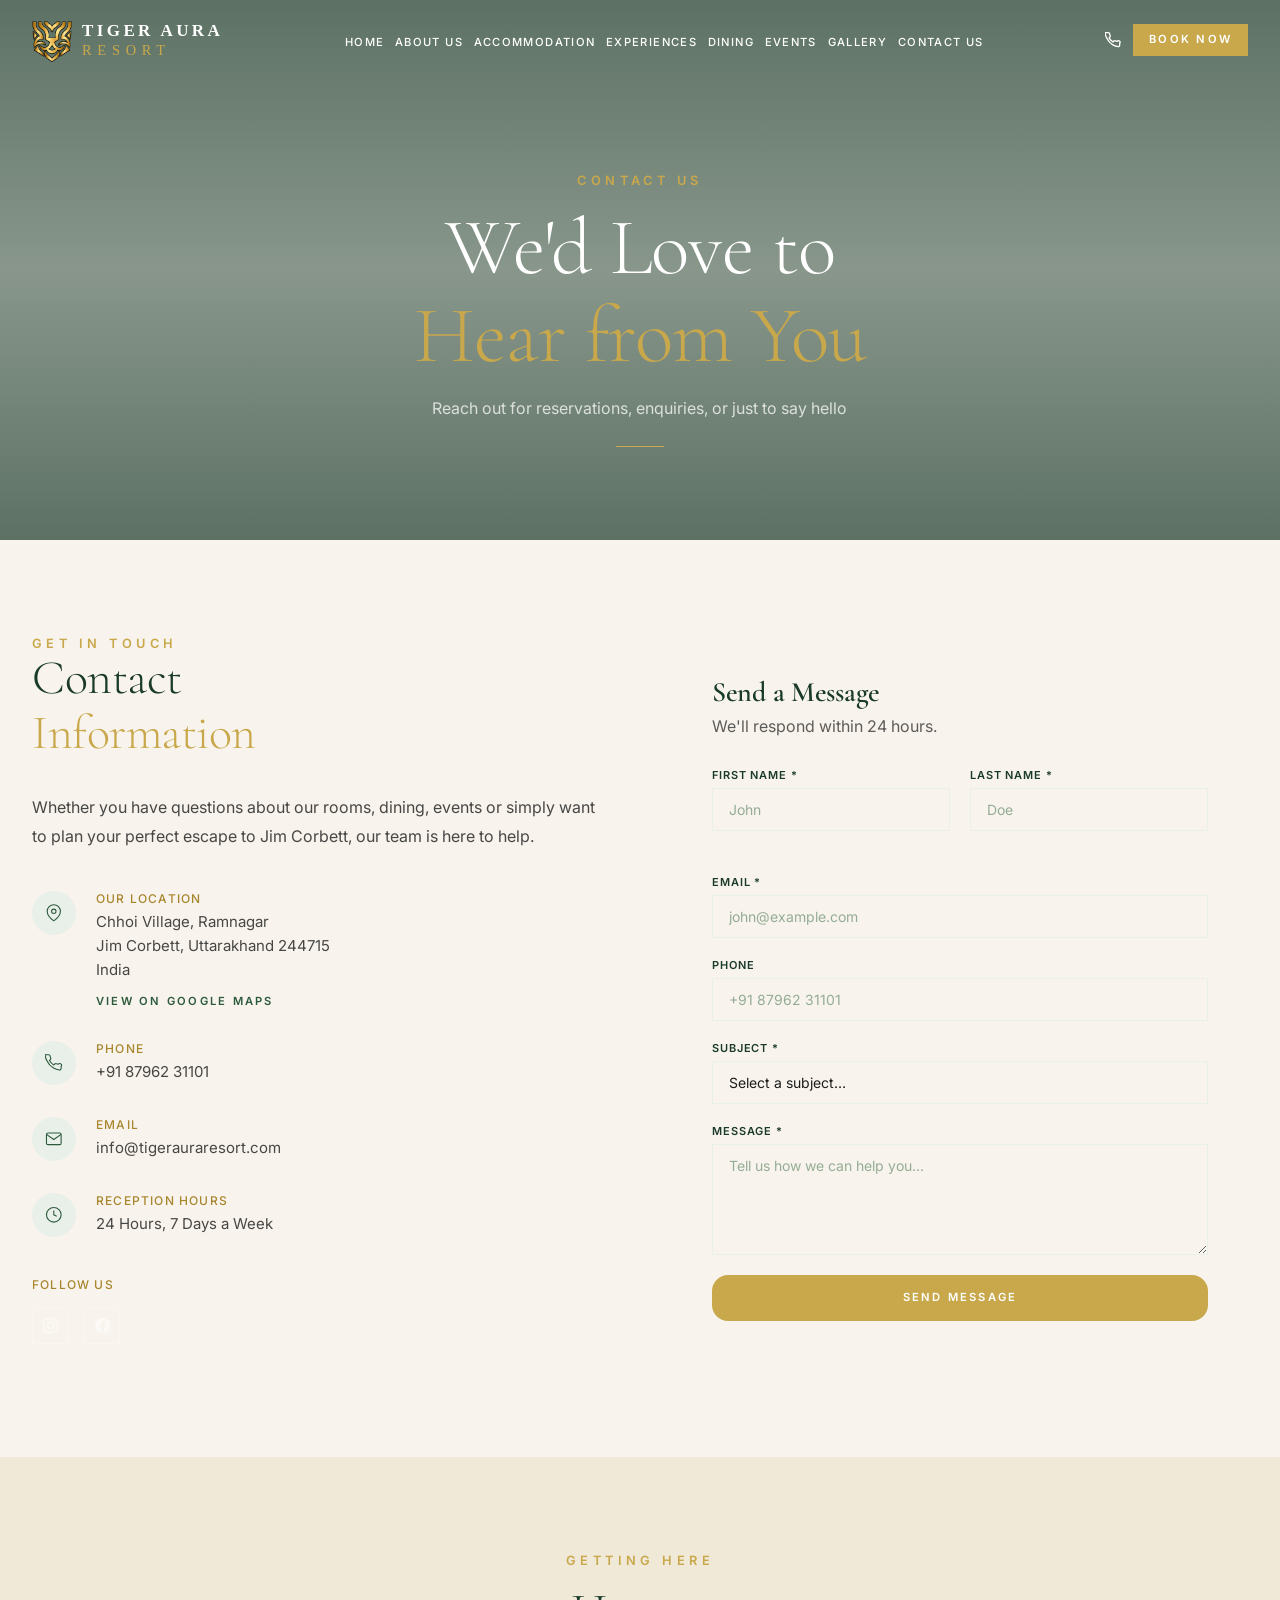
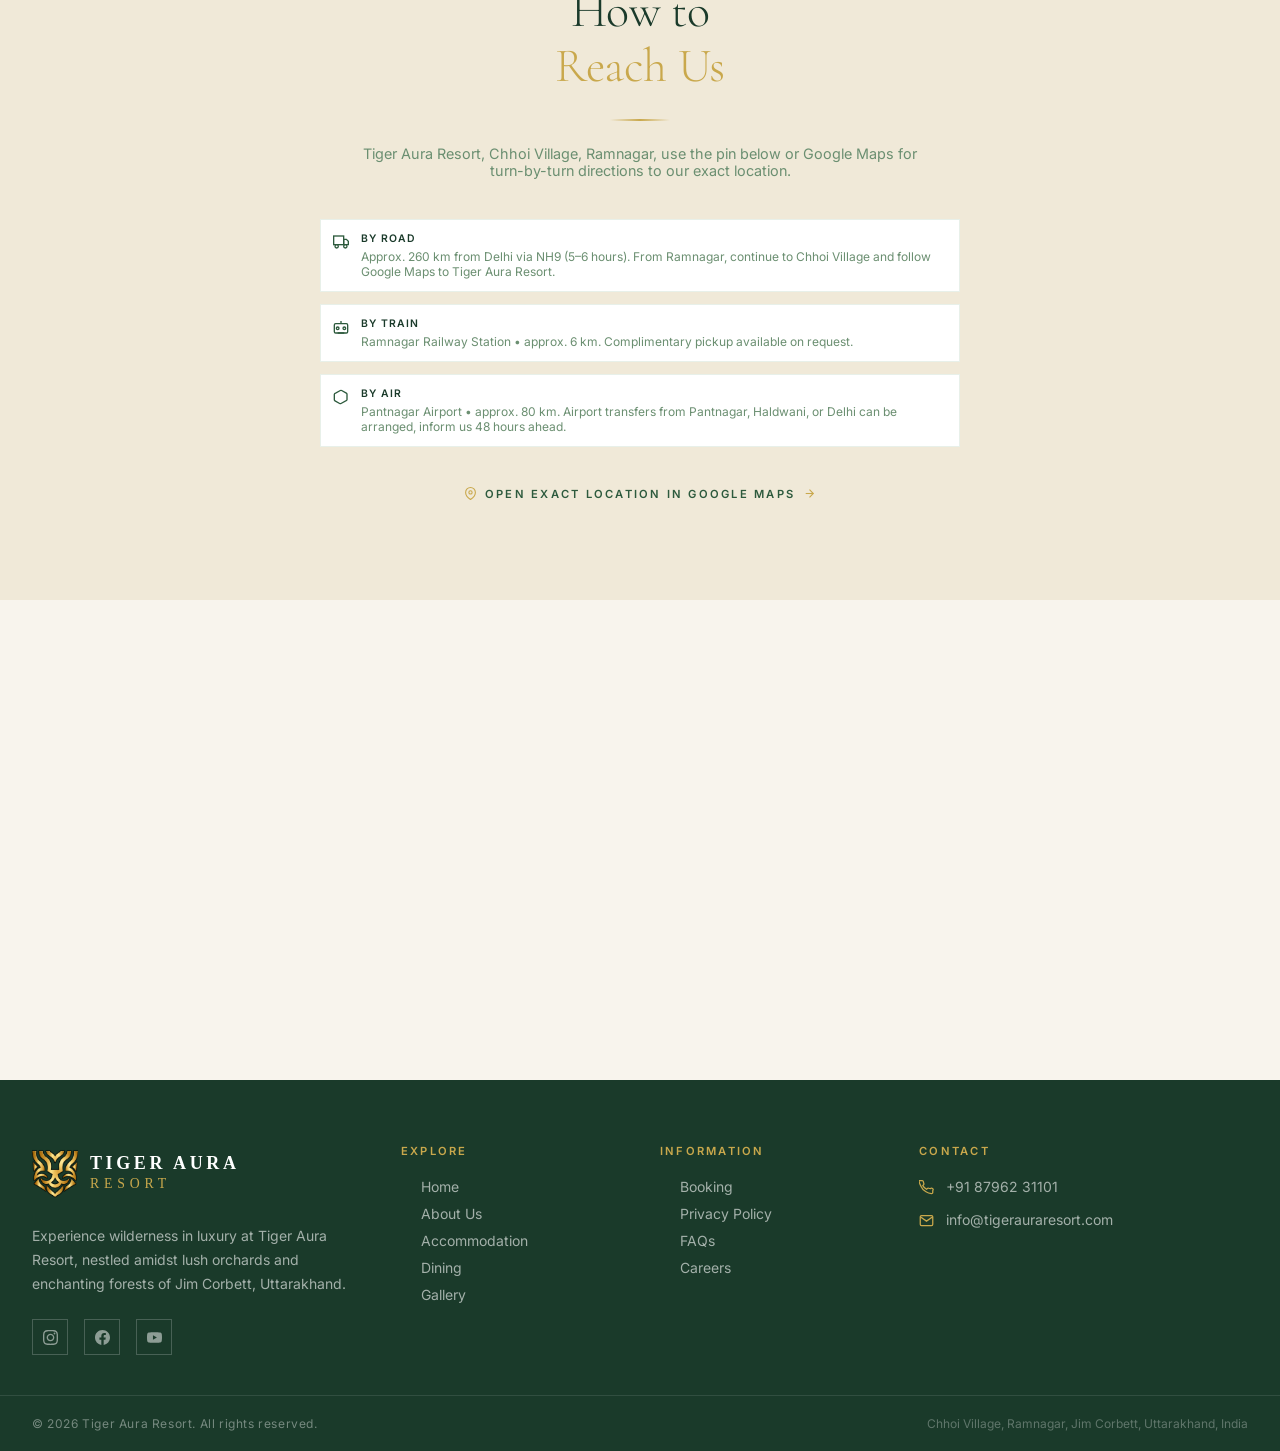
<file: contact.html>
﻿<!DOCTYPE html>
<html lang="en">
<head>
 <meta charset="UTF-8">
 <meta name="viewport" content="width=device-width, initial-scale=1.0">
 <title>Contact Us | Tiger Aura Resort</title>
 <meta name="description" content="Get in touch with Tiger Aura Resort. Reach us by phone +918796231101 or email info@tigerauraresort.com. Visit Jim Corbett, Uttarakhand. Contact us today!">
 <link rel="canonical" href="https://tigerauraresort.com/contact.html">
 <!-- Google tag (gtag.js) -->
 <script async src="https://www.googletagmanager.com/gtag/js?id=G-DG3860SV4B"></script>
 <script>
   window.dataLayer = window.dataLayer || [];
   function gtag(){dataLayer.push(arguments);}
   gtag('js', new Date());
   gtag('config', 'G-DG3860SV4B');
 </script>
 <link rel="stylesheet" href="css/styles.css">
</head>
<body>
<header id="navbar" class="navbar"><div class="container"><div class="navbar-inner"><a href="index.html" class="navbar-logo"><div class="navbar-logo-inner"><img src="img/logo.png" alt="" class="logo-mark"><div class="navbar-logo-text"><span class="logo-name">TIGER AURA</span><span class="logo-resort">RESORT</span></div></div></a><nav><ul class="nav-links"><li><a href="index.html">Home</a></li><li><a href="about.html">About Us</a></li><li><a href="accommodation.html">Accommodation</a></li><li><a href="experiences.html">Experiences</a></li><li><a href="dining.html">Dining</a></li><li><a href="events.html">Events</a></li><li><a href="gallery.html">Gallery</a></li><li><a href="contact.html">Contact Us</a></li></ul></nav><div class="navbar-actions"><a href="tel:+918796231101" class="navbar-phone"><svg viewBox="0 0 24 24" fill="none" stroke="currentColor" stroke-width="2"><path d="M22 16.92v3a2 2 0 01-2.18 2 19.79 19.79 0 01-8.63-3.07A19.5 19.5 0 013.07 9.81a19.79 19.79 0 01-3.07-8.63A2 2 0 012 1h3a2 2 0 012 1.72c.127.96.361 1.903.7 2.81a2 2 0 01-.45 2.11L6.09 8.91a16 16 0 006 6l1.27-1.27a2 2 0 012.11-.45c.907.339 1.85.573 2.81.7A2 2 0 0122 16.92z"/></svg>+91 87962 31101</a><a href="booking.html" class="btn-booknow">Book Now</a></div><button id="hamburger" class="hamburger" aria-label="Open menu"><svg viewBox="0 0 24 24" fill="none" stroke="currentColor" stroke-width="2"><line x1="3" y1="12" x2="21" y2="12"/><line x1="3" y1="6" x2="21" y2="6"/><line x1="3" y1="18" x2="21" y2="18"/></svg></button></div></div></header>
<div id="mobile-menu" class="mobile-menu"><div class="mobile-menu-header"><div class="mobile-menu-logo"><img src="img/logo.png" alt="" class="logo-mark"><div class="navbar-logo-text"><span class="logo-name">TIGER AURA</span><span class="logo-resort">RESORT</span></div></div><button id="mobile-close" class="mobile-close"><svg viewBox="0 0 24 24" fill="none" stroke="currentColor" stroke-width="2"><line x1="18" y1="6" x2="6" y2="18"/><line x1="6" y1="6" x2="18" y2="18"/></svg></button></div><nav class="mobile-nav"><a href="index.html">Home</a><a href="about.html">About Us</a><a href="accommodation.html">Accommodation</a><a href="experiences.html">Experiences</a><a href="dining.html">Dining</a><a href="events.html">Events</a><a href="gallery.html">Gallery</a><a href="contact.html">Contact Us</a></nav><div class="mobile-cta"><a href="tel:+918796231101" class="mobile-phone"><svg viewBox="0 0 24 24" fill="none" stroke="currentColor" stroke-width="2"><path d="M22 16.92v3a2 2 0 01-2.18 2 19.79 19.79 0 01-8.63-3.07A19.5 19.5 0 013.07 9.81a19.79 19.79 0 01-3.07-8.63A2 2 0 012 1h3a2 2 0 012 1.72c.127.96.361 1.903.7 2.81a2 2 0 01-.45 2.11L6.09 8.91a16 16 0 006 6l1.27-1.27a2 2 0 012.11-.45c.907.339 1.85.573 2.81.7A2 2 0 0122 16.92z"/></svg>+91 87962 31101</a><a href="booking.html" class="btn btn-gold" style="text-align:center;padding:.875rem 2rem;">Book Your Stay</a></div></div>

<main>
<section class="page-hero"><div class="page-hero-bg" style="background-image:url('https://images.unsplash.com/photo-1469474968028-56623f02e42e?auto=format&fit=crop&w=1920&q=80')"></div><div class="page-hero-overlay"></div><div class="page-hero-content"><span class="section-label" style="color:var(--gold);margin-bottom:1rem;display:block;">Contact Us</span><h1 class="page-hero-title">We'd Love to<em>Hear from You</em></h1><p class="page-hero-subtitle">Reach out for reservations, enquiries, or just to say hello</p><div class="page-hero-divider"></div></div></section>

<!-- Contact Info + Form -->
<section class="section" style="background:var(--cream);">
 <div class="container">
 <div class="grid-2" style="gap:4rem;align-items:start;">
 <!-- Left: Contact Info -->
 <div class="reveal-on-scroll">
 <span class="section-label">Get in Touch</span>
 <h2 class="section-title" style="margin-bottom:2rem;">Contact<em>Information</em></h2>
 <p style="color:var(--charcoal);opacity:.8;margin-bottom:2.5rem;line-height:1.8;">Whether you have questions about our rooms, dining, events or simply want to plan your perfect escape to Jim Corbett, our team is here to help.</p>

 <div style="display:flex;flex-direction:column;gap:2rem;">
 <div class="contact-info-card">
 <div class="contact-info-icon">
 <svg viewBox="0 0 24 24" fill="none" stroke="currentColor" stroke-width="1.5"><path d="M21 10c0 7-9 13-9 13s-9-6-9-13a9 9 0 0118 0z"/><circle cx="12" cy="10" r="3"/></svg>
 </div>
 <div>
 <p class="contact-info-label">Our Location</p>
 <p class="contact-info-text">Chhoi Village, Ramnagar<br>Jim Corbett, Uttarakhand 244715<br>India</p>
 <a href="https://maps.app.goo.gl/pe88pW2kZJtwijVX8" target="_blank" rel="noopener noreferrer" class="map-link" style="margin-top:.75rem;">View on Google Maps</a>
 </div>
 </div>
 <div class="contact-info-card">
 <div class="contact-info-icon">
 <svg viewBox="0 0 24 24" fill="none" stroke="currentColor" stroke-width="1.5"><path d="M22 16.92v3a2 2 0 01-2.18 2 19.79 19.79 0 01-8.63-3.07A19.5 19.5 0 013.07 9.81a19.79 19.79 0 01-3.07-8.63A2 2 0 012 1h3a2 2 0 012 1.72c.127.96.361 1.903.7 2.81a2 2 0 01-.45 2.11L6.09 8.91a16 16 0 006 6l1.27-1.27a2 2 0 012.11-.45c.907.339 1.85.573 2.81.7A2 2 0 0122 16.92z"/></svg>
 </div>
 <div>
 <p class="contact-info-label">Phone</p>
 <p class="contact-info-text"><a href="tel:+918796231101" style="color:inherit;text-decoration:none;">+91 87962 31101</a></p>
 </div>
 </div>
 <div class="contact-info-card">
 <div class="contact-info-icon">
 <svg viewBox="0 0 24 24" fill="none" stroke="currentColor" stroke-width="1.5"><path d="M4 4h16c1.1 0 2 .9 2 2v12c0 1.1-.9 2-2 2H4c-1.1 0-2-.9-2-2V6c0-1.1.9-2 2-2z"/><polyline points="22,6 12,13 2,6"/></svg>
 </div>
 <div>
 <p class="contact-info-label">Email</p>
 <p class="contact-info-text"><a href="mailto:info@tigerauraresort.com" style="color:inherit;text-decoration:none;">info@tigerauraresort.com</a></p>
 </div>
 </div>
 <div class="contact-info-card">
 <div class="contact-info-icon">
 <svg viewBox="0 0 24 24" fill="none" stroke="currentColor" stroke-width="1.5"><circle cx="12" cy="12" r="10"/><polyline points="12 6 12 12 16 14"/></svg>
 </div>
 <div>
 <p class="contact-info-label">Reception Hours</p>
 <p class="contact-info-text">24 Hours, 7 Days a Week</p>
 </div>
 </div>
 </div>

 <div style="margin-top:2.5rem;">
 <p class="contact-info-label" style="margin-bottom:1rem;">Follow Us</p>
 <div style="display:flex;gap:1rem;">
 <a href="#" aria-label="Instagram" class="social-btn"><svg viewBox="0 0 24 24" fill="currentColor"><path d="M12 2.163c3.204 0 3.584.012 4.85.07 3.252.148 4.771 1.691 4.919 4.919.058 1.265.069 1.645.069 4.849 0 3.205-.012 3.584-.069 4.849-.149 3.225-1.664 4.771-4.919 4.919-1.266.058-1.644.07-4.85.07-3.204 0-3.584-.012-4.849-.07-3.26-.149-4.771-1.699-4.919-4.92-.058-1.265-.07-1.644-.07-4.849 0-3.204.013-3.583.07-4.849.149-3.227 1.664-4.771 4.919-4.919 1.266-.057 1.645-.069 4.849-.069zm0-2.163c-3.259 0-3.667.014-4.947.072-4.358.2-6.78 2.618-6.98 6.98-.059 1.281-.073 1.689-.073 4.948 0 3.259.014 3.668.072 4.948.2 4.358 2.618 6.78 6.98 6.98 1.281.058 1.689.072 4.948.072 3.259 0 3.668-.014 4.948-.072 4.354-.2 6.782-2.618 6.979-6.98.059-1.28.073-1.689.073-4.948 0-3.259-.014-3.667-.072-4.947-.196-4.354-2.617-6.78-6.979-6.98-1.281-.059-1.69-.073-4.949-.073zm0 5.838c-3.403 0-6.162 2.759-6.162 6.162s2.759 6.163 6.162 6.163 6.162-2.759 6.162-6.163c0-3.403-2.759-6.162-6.162-6.162zm0 10.162c-2.209 0-4-1.79-4-4 0-2.209 1.791-4 4-4s4 1.791 4 4c0 2.21-1.791 4-4 4zm6.406-11.845c-.796 0-1.441.645-1.441 1.44s.645 1.44 1.441 1.44c.795 0 1.439-.645 1.439-1.44s-.644-1.44-1.439-1.44z"/></svg></a>
 <a href="#" aria-label="Facebook" class="social-btn"><svg viewBox="0 0 24 24" fill="currentColor"><path d="M24 12.073c0-6.627-5.373-12-12-12s-12 5.373-12 12c0 5.99 4.388 10.954 10.125 11.854v-8.385H7.078v-3.47h3.047V9.43c0-3.007 1.792-4.669 4.533-4.669 1.312 0 2.686.235 2.686.235v2.953H15.83c-1.491 0-1.956.925-1.956 1.874v2.25h3.328l-.532 3.47h-2.796v8.385C19.612 23.027 24 18.062 24 12.073z"/></svg></a>
 </div>
 </div>
 </div>

 <!-- Right: Contact Form -->
 <div class="reveal-on-scroll">
 <div class="luxury-card" style="padding:2.5rem;">
 <h3 style="font-family:var(--font-display);font-size:1.75rem;color:var(--forest-dark);margin-bottom:.5rem;">Send a Message</h3>
 <p style="color:var(--charcoal);opacity:.7;margin-bottom:2rem;">We'll respond within 24 hours.</p>
 <form id="contact-form" class="enquiry-form" novalidate>
 <div class="form-row">
 <div class="form-group">
 <label class="form-label">First Name *</label>
 <input type="text" class="form-input" placeholder="John" required>
 </div>
 <div class="form-group">
 <label class="form-label">Last Name *</label>
 <input type="text" class="form-input" placeholder="Doe" required>
 </div>
 </div>
 <div class="form-group">
 <label class="form-label">Email *</label>
 <input type="email" class="form-input" placeholder="john@example.com" required>
 </div>
 <div class="form-group">
 <label class="form-label">Phone</label>
 <input type="tel" class="form-input" placeholder="+91 87962 31101">
 </div>
 <div class="form-group">
 <label class="form-label">Subject *</label>
 <select class="form-input" required>
 <option value="">Select a subject…</option>
 <option>Room Reservation</option>
 <option>Dining Enquiry</option>
 <option>Events</option>
 <option>Spa &amp; Wellness</option>
 <option>General Enquiry</option>
 <option>Feedback</option>
 </select>
 </div>
 <div class="form-group">
 <label class="form-label">Message *</label>
 <textarea class="form-input" rows="5" placeholder="Tell us how we can help you…" required></textarea>
 </div>
 <button type="submit" class="btn btn-gold" style="width:100%;justify-content:center;">Send Message</button>
 <div class="form-success" style="display:none;margin-top:1.5rem;padding:1.25rem;background:rgba(45,90,61,.1);border-left:4px solid var(--forest);border-radius:.5rem;">
 <p style="color:var(--forest-dark);font-weight:500;">Thank you! We've received your message and will be in touch within 24 hours.</p>
 </div>
 </form>
 </div>
 </div>
 </div>
 </div>
</section>

<!-- How to Reach -->
<section id="directions" class="section" style="background:var(--cream-dark);">
 <div class="container">
 <div class="section-heading" style="text-align:center;margin-bottom:2.5rem;">
 <span class="section-label">Getting Here</span>
 <h2 class="section-h2" style="margin-top:.75rem;">How to<em>Reach Us</em></h2>
 <div class="divider-gold" style="margin-left:auto;margin-right:auto;"></div>
 <p style="color:var(--sage);max-width:36rem;margin:1rem auto 0;font-size:.9rem;">Tiger Aura Resort, Chhoi Village, Ramnagar, use the pin below or Google Maps for turn-by-turn directions to our exact location.</p>
 </div>
 <div class="directions-list reveal-on-scroll" style="max-width:40rem;margin:0 auto 1.5rem;">
 <div class="direction-item">
 <svg viewBox="0 0 24 24" fill="none" stroke="currentColor" stroke-width="2"><rect x="1" y="3" width="15" height="13"/><polygon points="16 8 20 8 23 11 23 16 16 16 16 8"/><circle cx="5.5" cy="18.5" r="2.5"/><circle cx="18.5" cy="18.5" r="2.5"/></svg>
 <div><p class="direction-label">By Road</p><p class="direction-detail">Approx. 260 km from Delhi via NH9 (5–6 hours). From Ramnagar, continue to Chhoi Village and follow Google Maps to Tiger Aura Resort.</p></div>
 </div>
 <div class="direction-item">
 <svg viewBox="0 0 24 24" fill="none" stroke="currentColor" stroke-width="2"><rect x="2" y="7" width="20" height="14" rx="2"/><path d="M7 21h10M12 3v4"/><circle cx="7" cy="14" r="2"/><circle cx="17" cy="14" r="2"/></svg>
 <div><p class="direction-label">By Train</p><p class="direction-detail">Ramnagar Railway Station • approx. 6 km. Complimentary pickup available on request.</p></div>
 </div>
 <div class="direction-item">
 <svg viewBox="0 0 24 24" fill="none" stroke="currentColor" stroke-width="2"><path d="M21 16V8a2 2 0 00-1-1.73l-7-4a2 2 0 00-2 0l-7 4A2 2 0 002 8v8a2 2 0 001 1.73l7 4a2 2 0 002 0l7-4A2 2 0 0021 16z"/></svg>
 <div><p class="direction-label">By Air</p><p class="direction-detail">Pantnagar Airport • approx. 80 km. Airport transfers from Pantnagar, Haldwani, or Delhi can be arranged, inform us 48 hours ahead.</p></div>
 </div>
 </div>
 <div style="text-align:center;">
 <a href="https://maps.app.goo.gl/pe88pW2kZJtwijVX8" target="_blank" rel="noopener noreferrer" class="map-link" style="justify-content:center;">
 <svg viewBox="0 0 24 24" fill="none" stroke="currentColor" stroke-width="2"><path d="M21 10c0 7-9 13-9 13s-9-6-9-13a9 9 0 0118 0z"/><circle cx="12" cy="10" r="3"/></svg>
 Open exact location in Google Maps
 <svg viewBox="0 0 24 24" fill="none" stroke="currentColor" stroke-width="2" style="width:13px;height:13px;"><line x1="5" y1="12" x2="19" y2="12"/><polyline points="12 5 19 12 12 19"/></svg>
 </a>
 </div>
 </div>
</section>

<!-- Map -->
<section style="height:480px;position:relative;">
 <iframe
 src="https://www.google.com/maps/embed?pb=!1m18!1m12!1m3!1d3478.843!2d79.1346515!3d29.3361215!2m3!1f0!2f0!3f0!3m2!1i1024!2i768!4f13.1!3m3!1m2!1s0x390a6da79f35d6f1%3A0x678187b5579d5f01!2sTiger%20Aura%20Resort!5e0!3m2!1sen!2sin!4v1717497600000!5m2!1sen!2sin"
 width="100%" height="100%" style="border:0;" allowfullscreen="" loading="lazy"
 referrerpolicy="no-referrer-when-downgrade" title="Tiger Aura Resort location map"></iframe>
</section>
</main>

<footer><div class="footer-main"><div class="container"><div class="footer-grid"><div><div class="footer-logo-inner"><img src="img/logo.png" alt="" class="footer-logo-mark"><div class="footer-logo-text"><span class="footer-logo-name">TIGER AURA</span><span class="footer-logo-resort">RESORT</span></div></div><p class="footer-desc">Experience wilderness in luxury at Tiger Aura Resort, nestled amidst lush orchards and enchanting forests of Jim Corbett, Uttarakhand.</p><div class="footer-social"><a href="#" aria-label="Instagram" class="social-btn"><svg viewBox="0 0 24 24" fill="currentColor"><path d="M12 2.163c3.204 0 3.584.012 4.85.07 3.252.148 4.771 1.691 4.919 4.919.058 1.265.069 1.645.069 4.849 0 3.205-.012 3.584-.069 4.849-.149 3.225-1.664 4.771-4.919 4.919-1.266.058-1.644.07-4.85.07-3.204 0-3.584-.012-4.849-.07-3.26-.149-4.771-1.699-4.919-4.92-.058-1.265-.07-1.644-.07-4.849 0-3.204.013-3.583.07-4.849.149-3.227 1.664-4.771 4.919-4.919 1.266-.057 1.645-.069 4.849-.069zm0-2.163c-3.259 0-3.667.014-4.947.072-4.358.2-6.78 2.618-6.98 6.98-.059 1.281-.073 1.689-.073 4.948 0 3.259.014 3.668.072 4.948.2 4.358 2.618 6.78 6.98 6.98 1.281.058 1.689.072 4.948.072 3.259 0 3.668-.014 4.948-.072 4.354-.2 6.782-2.618 6.979-6.98.059-1.28.073-1.689.073-4.948 0-3.259-.014-3.667-.072-4.947-.196-4.354-2.617-6.78-6.979-6.98-1.281-.059-1.69-.073-4.949-.073zm0 5.838c-3.403 0-6.162 2.759-6.162 6.162s2.759 6.163 6.162 6.163 6.162-2.759 6.162-6.163c0-3.403-2.759-6.162-6.162-6.162zm0 10.162c-2.209 0-4-1.79-4-4 0-2.209 1.791-4 4-4s4 1.791 4 4c0 2.21-1.791 4-4 4zm6.406-11.845c-.796 0-1.441.645-1.441 1.44s.645 1.44 1.441 1.44c.795 0 1.439-.645 1.439-1.44s-.644-1.44-1.439-1.44z"/></svg></a><a href="#" aria-label="Facebook" class="social-btn"><svg viewBox="0 0 24 24" fill="currentColor"><path d="M24 12.073c0-6.627-5.373-12-12-12s-12 5.373-12 12c0 5.99 4.388 10.954 10.125 11.854v-8.385H7.078v-3.47h3.047V9.43c0-3.007 1.792-4.669 4.533-4.669 1.312 0 2.686.235 2.686.235v2.953H15.83c-1.491 0-1.956.925-1.956 1.874v2.25h3.328l-.532 3.47h-2.796v8.385C19.612 23.027 24 18.062 24 12.073z"/></svg></a><a href="#" aria-label="YouTube" class="social-btn"><svg viewBox="0 0 24 24" fill="currentColor"><path d="M23.498 6.186a3.016 3.016 0 00-2.122-2.136C19.505 3.545 12 3.545 12 3.545s-7.505 0-9.377.505A3.017 3.017 0 00.502 6.186C0 8.07 0 12 0 12s0 3.93.502 5.814a3.016 3.016 0 002.122 2.136c1.871.505 9.376.505 9.376.505s7.505 0 9.377-.505a3.015 3.015 0 002.122-2.136C24 15.93 24 12 24 12s0-3.93-.502-5.814zM9.545 15.568V8.432L15.818 12l-6.273 3.568z"/></svg></a></div></div><div><p class="footer-col-title">Explore</p><ul class="footer-links"><li><a href="index.html"><svg class="arrow" viewBox="0 0 24 24" fill="none" stroke="currentColor" stroke-width="2"><line x1="5" y1="12" x2="19" y2="12"/><polyline points="12 5 19 12 12 19"/></svg>Home</a></li><li><a href="about.html"><svg class="arrow" viewBox="0 0 24 24" fill="none" stroke="currentColor" stroke-width="2"><line x1="5" y1="12" x2="19" y2="12"/><polyline points="12 5 19 12 12 19"/></svg>About Us</a></li><li><a href="accommodation.html"><svg class="arrow" viewBox="0 0 24 24" fill="none" stroke="currentColor" stroke-width="2"><line x1="5" y1="12" x2="19" y2="12"/><polyline points="12 5 19 12 12 19"/></svg>Accommodation</a></li><li><a href="dining.html"><svg class="arrow" viewBox="0 0 24 24" fill="none" stroke="currentColor" stroke-width="2"><line x1="5" y1="12" x2="19" y2="12"/><polyline points="12 5 19 12 12 19"/></svg>Dining</a></li><li><a href="gallery.html"><svg class="arrow" viewBox="0 0 24 24" fill="none" stroke="currentColor" stroke-width="2"><line x1="5" y1="12" x2="19" y2="12"/><polyline points="12 5 19 12 12 19"/></svg>Gallery</a></li></ul></div><div><p class="footer-col-title">Information</p><ul class="footer-links"><li><a href="booking.html"><svg class="arrow" viewBox="0 0 24 24" fill="none" stroke="currentColor" stroke-width="2"><line x1="5" y1="12" x2="19" y2="12"/><polyline points="12 5 19 12 12 19"/></svg>Booking</a></li><li><a href="privacy.html"><svg class="arrow" viewBox="0 0 24 24" fill="none" stroke="currentColor" stroke-width="2"><line x1="5" y1="12" x2="19" y2="12"/><polyline points="12 5 19 12 12 19"/></svg>Privacy Policy</a></li><li><a href="faqs.html"><svg class="arrow" viewBox="0 0 24 24" fill="none" stroke="currentColor" stroke-width="2"><line x1="5" y1="12" x2="19" y2="12"/><polyline points="12 5 19 12 12 19"/></svg>FAQs</a></li><li><a href="careers.html"><svg class="arrow" viewBox="0 0 24 24" fill="none" stroke="currentColor" stroke-width="2"><line x1="5" y1="12" x2="19" y2="12"/><polyline points="12 5 19 12 12 19"/></svg>Careers</a></li></ul></div><div><p class="footer-col-title">Contact</p><ul class="footer-contact-list"><li class="footer-contact-item"><svg viewBox="0 0 24 24" fill="none" stroke="currentColor" stroke-width="2"><path d="M22 16.92v3a2 2 0 01-2.18 2 19.79 19.79 0 01-8.63-3.07A19.5 19.5 0 013.07 9.81a19.79 19.79 0 01-3.07-8.63A2 2 0 012 1h3a2 2 0 012 1.72c.127.96.361 1.903.7 2.81a2 2 0 01-.45 2.11L6.09 8.91a16 16 0 006 6l1.27-1.27a2 2 0 012.11-.45c.907.339 1.85.573 2.81.7A2 2 0 0122 16.92z"/></svg><a href="tel:+918796231101">+91 87962 31101</a></li><li class="footer-contact-item"><svg viewBox="0 0 24 24" fill="none" stroke="currentColor" stroke-width="2"><path d="M4 4h16c1.1 0 2 .9 2 2v12c0 1.1-.9 2-2 2H4c-1.1 0-2-.9-2-2V6c0-1.1.9-2 2-2z"/><polyline points="22,6 12,13 2,6"/></svg><a href="mailto:info@tigerauraresort.com">info@tigerauraresort.com</a></li></ul></div></div></div></div><div class="footer-bottom"><div class="container"><div class="footer-bottom-inner"><p class="footer-copy">© <span class="current-year"></span> Tiger Aura Resort. All rights reserved.</p><p class="footer-addr">Chhoi Village, Ramnagar, Jim Corbett, Uttarakhand, India</p></div></div></div></footer>
<script src="js/main.js"></script>
</body>
</html>
</file>
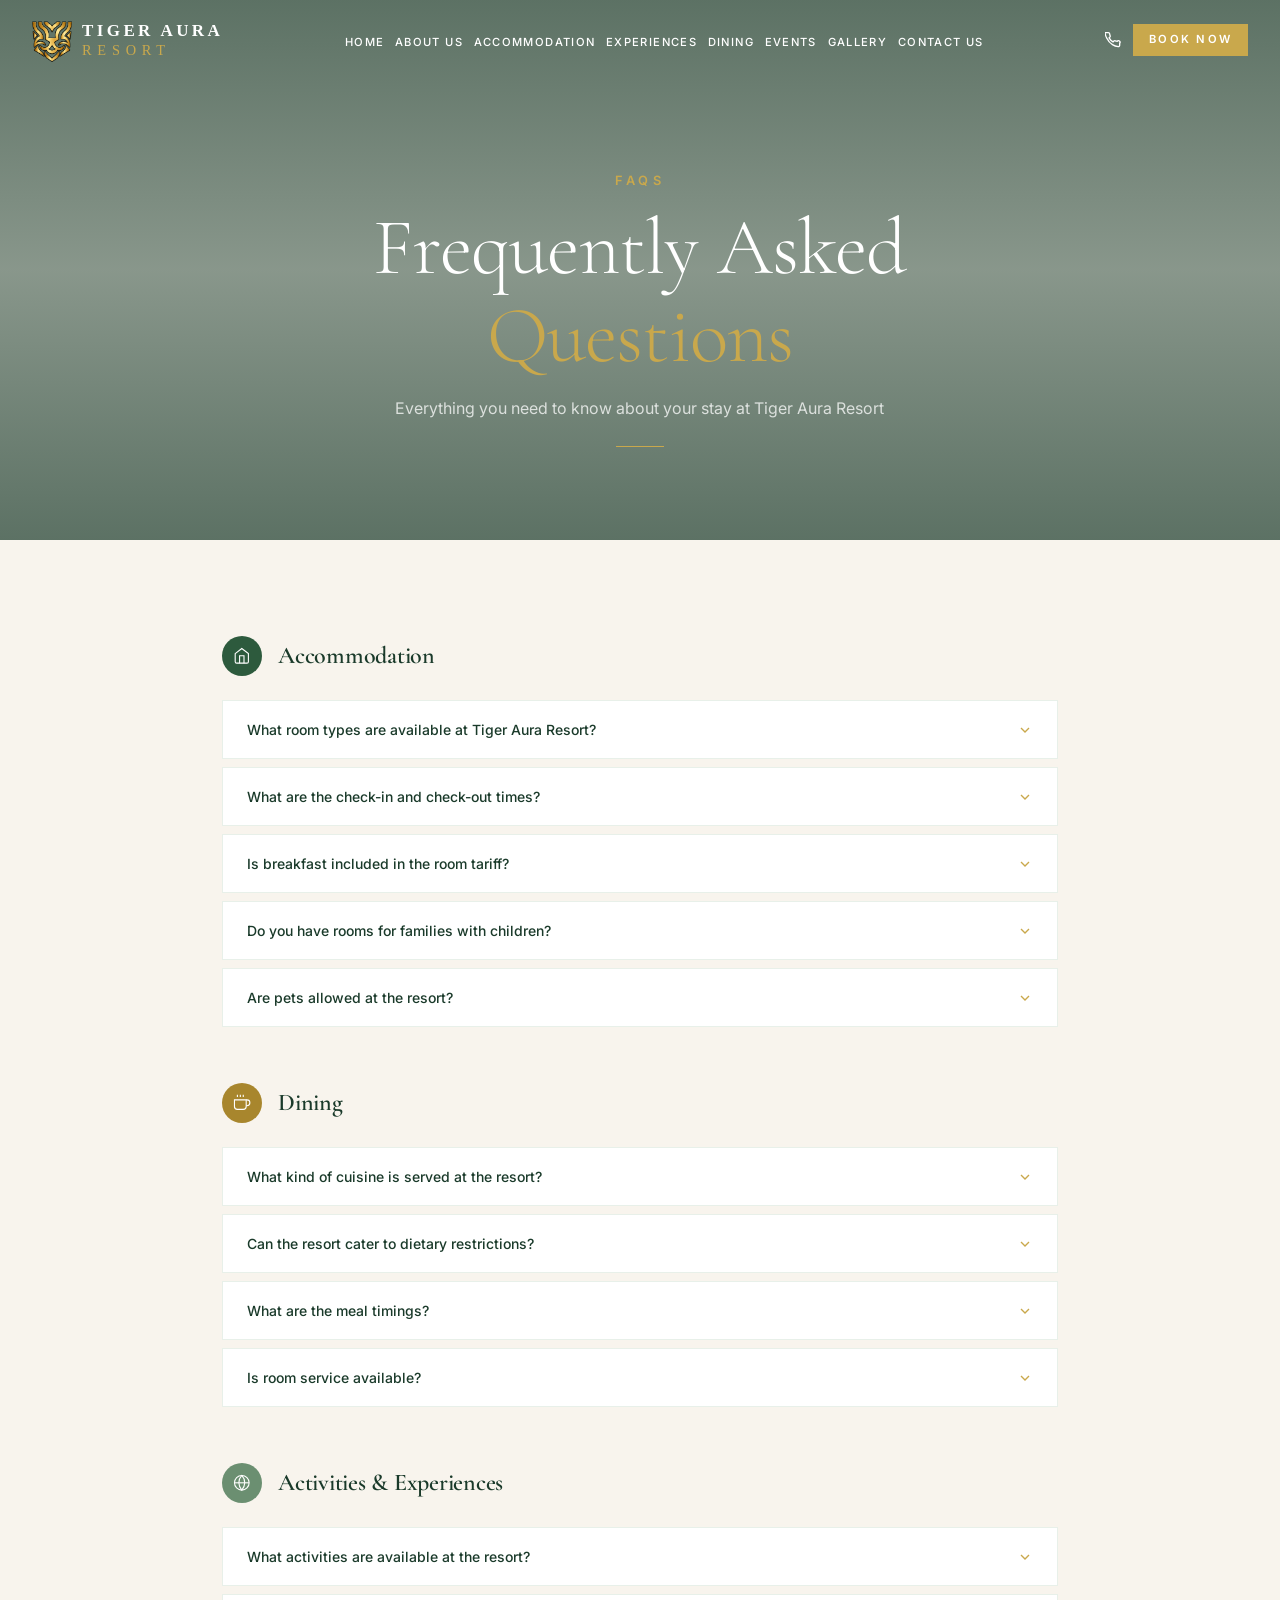
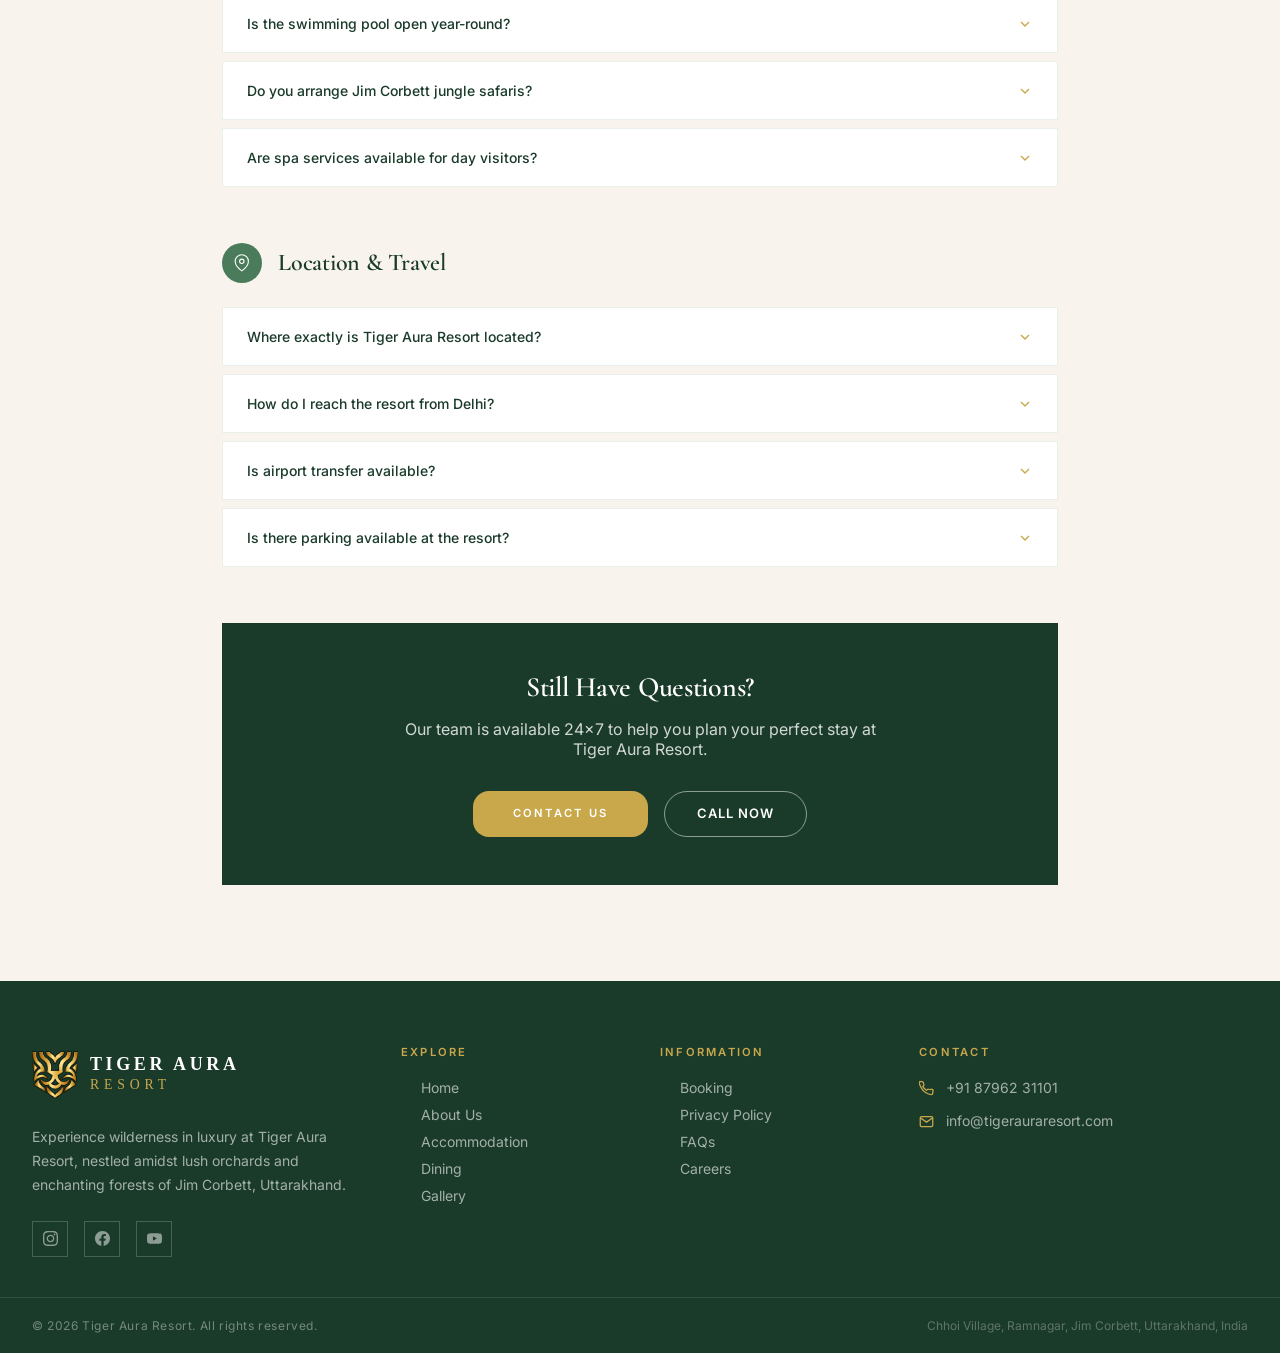
<file: faqs.html>
﻿<!DOCTYPE html>
<html lang="en">
<head>
 <meta charset="UTF-8">
 <meta name="viewport" content="width=device-width, initial-scale=1.0">
 <title>FAQs | Tiger Aura Resort</title>
 <meta name="description" content="Frequently asked questions about Tiger Aura Resort, including accommodation, dining, and activities. Get answers and plan your stay today! ">
 <link rel="canonical" href="https://tigerauraresort.com/faqs.html">
 <!-- Google tag (gtag.js) -->
 <script async src="https://www.googletagmanager.com/gtag/js?id=G-DG3860SV4B"></script>
 <script>
   window.dataLayer = window.dataLayer || [];
   function gtag(){dataLayer.push(arguments);}
   gtag('js', new Date());
   gtag('config', 'G-DG3860SV4B');
 </script>
 <link rel="stylesheet" href="css/styles.css">
</head>
<body>
<header id="navbar" class="navbar"><div class="container"><div class="navbar-inner"><a href="index.html" class="navbar-logo"><div class="navbar-logo-inner"><img src="img/logo.png" alt="" class="logo-mark"><div class="navbar-logo-text"><span class="logo-name">TIGER AURA</span><span class="logo-resort">RESORT</span></div></div></a><nav><ul class="nav-links"><li><a href="index.html">Home</a></li><li><a href="about.html">About Us</a></li><li><a href="accommodation.html">Accommodation</a></li><li><a href="experiences.html">Experiences</a></li><li><a href="dining.html">Dining</a></li><li><a href="events.html">Events</a></li><li><a href="gallery.html">Gallery</a></li><li><a href="contact.html">Contact Us</a></li></ul></nav><div class="navbar-actions"><a href="tel:+918796231101" class="navbar-phone"><svg viewBox="0 0 24 24" fill="none" stroke="currentColor" stroke-width="2"><path d="M22 16.92v3a2 2 0 01-2.18 2 19.79 19.79 0 01-8.63-3.07A19.5 19.5 0 013.07 9.81a19.79 19.79 0 01-3.07-8.63A2 2 0 012 1h3a2 2 0 012 1.72c.127.96.361 1.903.7 2.81a2 2 0 01-.45 2.11L6.09 8.91a16 16 0 006 6l1.27-1.27a2 2 0 012.11-.45c.907.339 1.85.573 2.81.7A2 2 0 0122 16.92z"/></svg>+91 87962 31101</a><a href="booking.html" class="btn-booknow">Book Now</a></div><button id="hamburger" class="hamburger" aria-label="Open menu"><svg viewBox="0 0 24 24" fill="none" stroke="currentColor" stroke-width="2"><line x1="3" y1="12" x2="21" y2="12"/><line x1="3" y1="6" x2="21" y2="6"/><line x1="3" y1="18" x2="21" y2="18"/></svg></button></div></div></header>
<div id="mobile-menu" class="mobile-menu"><div class="mobile-menu-header"><div class="mobile-menu-logo"><img src="img/logo.png" alt="" class="logo-mark"><div class="navbar-logo-text"><span class="logo-name">TIGER AURA</span><span class="logo-resort">RESORT</span></div></div><button id="mobile-close" class="mobile-close"><svg viewBox="0 0 24 24" fill="none" stroke="currentColor" stroke-width="2"><line x1="18" y1="6" x2="6" y2="18"/><line x1="6" y1="6" x2="18" y2="18"/></svg></button></div><nav class="mobile-nav"><a href="index.html">Home</a><a href="about.html">About Us</a><a href="accommodation.html">Accommodation</a><a href="experiences.html">Experiences</a><a href="dining.html">Dining</a><a href="events.html">Events</a><a href="gallery.html">Gallery</a><a href="contact.html">Contact Us</a></nav><div class="mobile-cta"><a href="tel:+918796231101" class="mobile-phone"><svg viewBox="0 0 24 24" fill="none" stroke="currentColor" stroke-width="2"><path d="M22 16.92v3a2 2 0 01-2.18 2 19.79 19.79 0 01-8.63-3.07A19.5 19.5 0 013.07 9.81a19.79 19.79 0 01-3.07-8.63A2 2 0 012 1h3a2 2 0 012 1.72c.127.96.361 1.903.7 2.81a2 2 0 01-.45 2.11L6.09 8.91a16 16 0 006 6l1.27-1.27a2 2 0 012.11-.45c.907.339 1.85.573 2.81.7A2 2 0 0122 16.92z"/></svg>+91 87962 31101</a><a href="booking.html" class="btn btn-gold" style="text-align:center;padding:.875rem 2rem;">Book Your Stay</a></div></div>

<main>
<section class="page-hero"><div class="page-hero-bg" style="background-image:url('https://images.unsplash.com/photo-1441974231531-c6227db76b6e?auto=format&fit=crop&w=1920&q=80')"></div><div class="page-hero-overlay"></div><div class="page-hero-content"><span class="section-label" style="color:var(--gold);margin-bottom:1rem;display:block;">FAQs</span><h1 class="page-hero-title">Frequently Asked<em>Questions</em></h1><p class="page-hero-subtitle">Everything you need to know about your stay at Tiger Aura Resort</p><div class="page-hero-divider"></div></div></section>

<section class="section" style="background:var(--cream);">
 <div class="container" style="max-width:900px;">

 <!-- Category: Accommodation -->
 <div class="reveal-on-scroll" style="margin-bottom:3rem;">
 <div style="display:flex;align-items:center;gap:1rem;margin-bottom:1.5rem;">
 <div style="width:2.5rem;height:2.5rem;background:var(--forest);border-radius:50%;display:flex;align-items:center;justify-content:center;flex-shrink:0;">
 <svg viewBox="0 0 24 24" fill="none" stroke="#fff" stroke-width="1.5" style="width:1.1rem;height:1.1rem;"><path d="M3 9l9-7 9 7v11a2 2 0 01-2 2H5a2 2 0 01-2-2z"/><polyline points="9 22 9 12 15 12 15 22"/></svg>
 </div>
 <h2 style="font-family:var(--font-display);font-size:1.5rem;color:var(--forest-dark);">Accommodation</h2>
 </div>
 <div class="faq-list">
 <div class="faq-item">
 <button class="faq-question">What room types are available at Tiger Aura Resort?<svg class="faq-chevron" viewBox="0 0 24 24" fill="none" stroke="currentColor" stroke-width="2"><polyline points="6 9 12 15 18 9"/></svg></button>
 <div class="faq-answer"><p>We offer four room categories: Executive Room (comfortable stay with essential amenities, up to 2 adults), Premium Room With Balcony (spacious room with a private balcony, up to 2 adults), Elite Room with Balcony (enhanced amenities with balcony views, up to 2 adults + 1 child), and Duplex Room With Jacuzzi (two-level suite with a private jacuzzi, ideal for couples and families up to 4 guests).</p></div>
 </div>
 <div class="faq-item">
 <button class="faq-question">What are the check-in and check-out times?<svg class="faq-chevron" viewBox="0 0 24 24" fill="none" stroke="currentColor" stroke-width="2"><polyline points="6 9 12 15 18 9"/></svg></button>
 <div class="faq-answer"><p>Check-in is from 2:00 PM and check-out is by 12:00 PM (noon). Early check-in and late check-out are subject to availability. Please inform us in advance and we'll do our best to accommodate your request.</p></div>
 </div>
 <div class="faq-item">
 <button class="faq-question">Is breakfast included in the room tariff?<svg class="faq-chevron" viewBox="0 0 24 24" fill="none" stroke="currentColor" stroke-width="2"><polyline points="6 9 12 15 18 9"/></svg></button>
 <div class="faq-answer"><p>No. Breakfast is not complimentary with standard room tariffs for any room type. It is available at our restaurant at a nominal cost. Complimentary breakfast is included only when explicitly stated in a promotional offer or package at the time of booking.</p></div>
 </div>
 <div class="faq-item">
 <button class="faq-question">Do you have rooms for families with children?<svg class="faq-chevron" viewBox="0 0 24 24" fill="none" stroke="currentColor" stroke-width="2"><polyline points="6 9 12 15 18 9"/></svg></button>
 <div class="faq-answer"><p>Our Duplex Room With Jacuzzi can accommodate up to 4 guests making it ideal for families. Children above 5 years are welcome. Children below 5 stay complimentary when sharing with parents using existing bedding. We can arrange an extra cot on request.</p></div>
 </div>
 <div class="faq-item">
 <button class="faq-question">Are pets allowed at the resort?<svg class="faq-chevron" viewBox="0 0 24 24" fill="none" stroke="currentColor" stroke-width="2"><polyline points="6 9 12 15 18 9"/></svg></button>
 <div class="faq-answer"><p>We love animals but for the safety and comfort of all guests and due to our proximity to a wildlife zone, pets are currently not permitted inside the resort premises.</p></div>
 </div>
 </div>
 </div>

 <!-- Category: Dining -->
 <div class="reveal-on-scroll" style="margin-bottom:3rem;">
 <div style="display:flex;align-items:center;gap:1rem;margin-bottom:1.5rem;">
 <div style="width:2.5rem;height:2.5rem;background:var(--gold-dark);border-radius:50%;display:flex;align-items:center;justify-content:center;flex-shrink:0;">
 <svg viewBox="0 0 24 24" fill="none" stroke="#fff" stroke-width="1.5" style="width:1.1rem;height:1.1rem;"><path d="M18 8h1a4 4 0 010 8h-1"/><path d="M2 8h16v9a4 4 0 01-4 4H6a4 4 0 01-4-4V8z"/><line x1="6" y1="1" x2="6" y2="4"/><line x1="10" y1="1" x2="10" y2="4"/><line x1="14" y1="1" x2="14" y2="4"/></svg>
 </div>
 <h2 style="font-family:var(--font-display);font-size:1.5rem;color:var(--forest-dark);">Dining</h2>
 </div>
 <div class="faq-list">
 <div class="faq-item">
 <button class="faq-question">What kind of cuisine is served at the resort?<svg class="faq-chevron" viewBox="0 0 24 24" fill="none" stroke="currentColor" stroke-width="2"><polyline points="6 9 12 15 18 9"/></svg></button>
 <div class="faq-answer"><p>Our restaurant, The Forest Kitchen, serves a diverse menu including North Indian, South Indian, Pan-Asian, Continental, and Local Kumaoni cuisines. We use fresh, locally sourced ingredients wherever possible.</p></div>
 </div>
 <div class="faq-item">
 <button class="faq-question">Can the resort cater to dietary restrictions?<svg class="faq-chevron" viewBox="0 0 24 24" fill="none" stroke="currentColor" stroke-width="2"><polyline points="6 9 12 15 18 9"/></svg></button>
 <div class="faq-answer"><p>Absolutely. We offer vegetarian, vegan, gluten-free and Jain meal options. Please inform us of any dietary requirements or allergies at the time of booking so our kitchen team can be fully prepared.</p></div>
 </div>
 <div class="faq-item">
 <button class="faq-question">What are the meal timings?<svg class="faq-chevron" viewBox="0 0 24 24" fill="none" stroke="currentColor" stroke-width="2"><polyline points="6 9 12 15 18 9"/></svg></button>
 <div class="faq-answer"><p>Breakfast is served from 7:00 AM – 10:30 AM, Lunch from 12:30 PM – 3:00 PM, and Dinner from 7:30 PM – 10:30 PM. Light snacks and beverages are available throughout the day.</p></div>
 </div>
 <div class="faq-item">
 <button class="faq-question">Is room service available?<svg class="faq-chevron" viewBox="0 0 24 24" fill="none" stroke="currentColor" stroke-width="2"><polyline points="6 9 12 15 18 9"/></svg></button>
 <div class="faq-answer"><p>Yes, room service is available from 7:00 AM to 10:00 PM daily.</p></div>
 </div>
 </div>
 </div>

 <!-- Category: Activities -->
 <div class="reveal-on-scroll" style="margin-bottom:3rem;">
 <div style="display:flex;align-items:center;gap:1rem;margin-bottom:1.5rem;">
 <div style="width:2.5rem;height:2.5rem;background:var(--sage);border-radius:50%;display:flex;align-items:center;justify-content:center;flex-shrink:0;">
 <svg viewBox="0 0 24 24" fill="none" stroke="#fff" stroke-width="1.5" style="width:1.1rem;height:1.1rem;"><circle cx="12" cy="12" r="10"/><line x1="2" y1="12" x2="22" y2="12"/><path d="M12 2a15.3 15.3 0 014 10 15.3 15.3 0 01-4 10 15.3 15.3 0 01-4-10 15.3 15.3 0 014-10z"/></svg>
 </div>
 <h2 style="font-family:var(--font-display);font-size:1.5rem;color:var(--forest-dark);">Activities &amp; Experiences</h2>
 </div>
 <div class="faq-list">
 <div class="faq-item">
 <button class="faq-question">What activities are available at the resort?<svg class="faq-chevron" viewBox="0 0 24 24" fill="none" stroke="currentColor" stroke-width="2"><polyline points="6 9 12 15 18 9"/></svg></button>
 <div class="faq-answer"><p>We offer a wide range of experiences including guided jungle safaris in Jim Corbett National Park, bird watching, nature walks, evening campfire, yoga sessions, spa treatments, a fully equipped gym, cycling, and cultural village tours.</p></div>
 </div>
 <div class="faq-item">
 <button class="faq-question">Is the swimming pool open year-round?<svg class="faq-chevron" viewBox="0 0 24 24" fill="none" stroke="currentColor" stroke-width="2"><polyline points="6 9 12 15 18 9"/></svg></button>
 <div class="faq-answer"><p>The outdoor pool is operational from March to November. During the cooler winter months, access may be restricted based on weather conditions.</p></div>
 </div>
 <div class="faq-item">
 <button class="faq-question">Do you arrange Jim Corbett jungle safaris?<svg class="faq-chevron" viewBox="0 0 24 24" fill="none" stroke="currentColor" stroke-width="2"><polyline points="6 9 12 15 18 9"/></svg></button>
 <div class="faq-answer"><p>Yes, we coordinate jeep and canter safaris into Jim Corbett National Park. Safaris are subject to Forest Department availability and permit allocation. We recommend booking in advance, especially during peak season (October–April).</p></div>
 </div>
 <div class="faq-item">
 <button class="faq-question">Are spa services available for day visitors?<svg class="faq-chevron" viewBox="0 0 24 24" fill="none" stroke="currentColor" stroke-width="2"><polyline points="6 9 12 15 18 9"/></svg></button>
 <div class="faq-answer"><p>Spa services are primarily offered to in-house guests. Day spa appointments may be available on request subject to slot availability. Please call ahead to check.</p></div>
 </div>
 </div>
 </div>

 <!-- Category: Location & Travel -->
 <div class="reveal-on-scroll" style="margin-bottom:3rem;">
 <div style="display:flex;align-items:center;gap:1rem;margin-bottom:1.5rem;">
 <div style="width:2.5rem;height:2.5rem;background:var(--forest-light);border-radius:50%;display:flex;align-items:center;justify-content:center;flex-shrink:0;">
 <svg viewBox="0 0 24 24" fill="none" stroke="#fff" stroke-width="1.5" style="width:1.1rem;height:1.1rem;"><path d="M21 10c0 7-9 13-9 13s-9-6-9-13a9 9 0 0118 0z"/><circle cx="12" cy="10" r="3"/></svg>
 </div>
 <h2 style="font-family:var(--font-display);font-size:1.5rem;color:var(--forest-dark);">Location &amp; Travel</h2>
 </div>
 <div class="faq-list">
 <div class="faq-item">
 <button class="faq-question">Where exactly is Tiger Aura Resort located?<svg class="faq-chevron" viewBox="0 0 24 24" fill="none" stroke="currentColor" stroke-width="2"><polyline points="6 9 12 15 18 9"/></svg></button>
 <div class="faq-answer"><p>We are located in Chhoi Village, Ramnagar, Uttarakhand, just a short drive from the main Jim Corbett National Park entry gates. The exact address is Chhoi Village, Ramnagar, Jim Corbett, Uttarakhand 244715. <a href="https://maps.app.goo.gl/pe88pW2kZJtwijVX8" target="_blank" rel="noopener noreferrer" style="color:var(--forest);text-decoration:underline;">View exact location on Google Maps</a>.</p></div>
 </div>
 <div class="faq-item">
 <button class="faq-question">How do I reach the resort from Delhi?<svg class="faq-chevron" viewBox="0 0 24 24" fill="none" stroke="currentColor" stroke-width="2"><polyline points="6 9 12 15 18 9"/></svg></button>
 <div class="faq-answer"><p>Delhi is approximately 260 km away (5–6 hours by road). Take NH9 via Moradabad towards Ramnagar, then continue to Chhoi Village and follow Google Maps to Tiger Aura Resort. Trains run from Delhi to Ramnagar Railway Station (approx. 6 hours; resort is about 6 km from the station). We provide complimentary pickup from Ramnagar station on request. <a href="https://maps.app.goo.gl/pe88pW2kZJtwijVX8" target="_blank" rel="noopener noreferrer" style="color:var(--forest);text-decoration:underline;">Get directions on Google Maps</a>.</p></div>
 </div>
 <div class="faq-item">
 <button class="faq-question">Is airport transfer available?<svg class="faq-chevron" viewBox="0 0 24 24" fill="none" stroke="currentColor" stroke-width="2"><polyline points="6 9 12 15 18 9"/></svg></button>
 <div class="faq-answer"><p>Yes. The nearest airport is Pantnagar Airport (approximately 80 km). We can arrange transfers from Pantnagar, Haldwani, or Delhi at additional cost. Please inform us 48 hours in advance.</p></div>
 </div>
 <div class="faq-item">
 <button class="faq-question">Is there parking available at the resort?<svg class="faq-chevron" viewBox="0 0 24 24" fill="none" stroke="currentColor" stroke-width="2"><polyline points="6 9 12 15 18 9"/></svg></button>
 <div class="faq-answer"><p>Yes, complimentary parking is available for all in-house guests within the resort premises.</p></div>
 </div>
 </div>
 </div>

 <!-- Still have questions -->
 <div class="luxury-card reveal-on-scroll" style="text-align:center;padding:3rem 2rem;background:var(--forest-dark);">
 <h3 style="font-family:var(--font-display);font-size:1.75rem;color:#fff;margin-bottom:1rem;">Still Have Questions?</h3>
 <p style="color:rgba(255,255,255,.8);margin-bottom:2rem;max-width:500px;margin-left:auto;margin-right:auto;">Our team is available 24×7 to help you plan your perfect stay at Tiger Aura Resort.</p>
 <div style="display:flex;gap:1rem;justify-content:center;flex-wrap:wrap;">
 <a href="contact.html" class="btn btn-gold">Contact Us</a>
 <a href="tel:+918796231101" class="btn btn-outline-white">Call Now</a>
 </div>
 </div>
 </div>
</section>
</main>

<footer><div class="footer-main"><div class="container"><div class="footer-grid"><div><div class="footer-logo-inner"><img src="img/logo.png" alt="" class="footer-logo-mark"><div class="footer-logo-text"><span class="footer-logo-name">TIGER AURA</span><span class="footer-logo-resort">RESORT</span></div></div><p class="footer-desc">Experience wilderness in luxury at Tiger Aura Resort, nestled amidst lush orchards and enchanting forests of Jim Corbett, Uttarakhand.</p><div class="footer-social"><a href="#" aria-label="Instagram" class="social-btn"><svg viewBox="0 0 24 24" fill="currentColor"><path d="M12 2.163c3.204 0 3.584.012 4.85.07 3.252.148 4.771 1.691 4.919 4.919.058 1.265.069 1.645.069 4.849 0 3.205-.012 3.584-.069 4.849-.149 3.225-1.664 4.771-4.919 4.919-1.266.058-1.644.07-4.85.07-3.204 0-3.584-.012-4.849-.07-3.26-.149-4.771-1.699-4.919-4.92-.058-1.265-.07-1.644-.07-4.849 0-3.204.013-3.583.07-4.849.149-3.227 1.664-4.771 4.919-4.919 1.266-.057 1.645-.069 4.849-.069zm0-2.163c-3.259 0-3.667.014-4.947.072-4.358.2-6.78 2.618-6.98 6.98-.059 1.281-.073 1.689-.073 4.948 0 3.259.014 3.668.072 4.948.2 4.358 2.618 6.78 6.98 6.98 1.281.058 1.689.072 4.948.072 3.259 0 3.668-.014 4.948-.072 4.354-.2 6.782-2.618 6.979-6.98.059-1.28.073-1.689.073-4.948 0-3.259-.014-3.667-.072-4.947-.196-4.354-2.617-6.78-6.979-6.98-1.281-.059-1.69-.073-4.949-.073zm0 5.838c-3.403 0-6.162 2.759-6.162 6.162s2.759 6.163 6.162 6.163 6.162-2.759 6.162-6.163c0-3.403-2.759-6.162-6.162-6.162zm0 10.162c-2.209 0-4-1.79-4-4 0-2.209 1.791-4 4-4s4 1.791 4 4c0 2.21-1.791 4-4 4zm6.406-11.845c-.796 0-1.441.645-1.441 1.44s.645 1.44 1.441 1.44c.795 0 1.439-.645 1.439-1.44s-.644-1.44-1.439-1.44z"/></svg></a><a href="#" aria-label="Facebook" class="social-btn"><svg viewBox="0 0 24 24" fill="currentColor"><path d="M24 12.073c0-6.627-5.373-12-12-12s-12 5.373-12 12c0 5.99 4.388 10.954 10.125 11.854v-8.385H7.078v-3.47h3.047V9.43c0-3.007 1.792-4.669 4.533-4.669 1.312 0 2.686.235 2.686.235v2.953H15.83c-1.491 0-1.956.925-1.956 1.874v2.25h3.328l-.532 3.47h-2.796v8.385C19.612 23.027 24 18.062 24 12.073z"/></svg></a><a href="#" aria-label="YouTube" class="social-btn"><svg viewBox="0 0 24 24" fill="currentColor"><path d="M23.498 6.186a3.016 3.016 0 00-2.122-2.136C19.505 3.545 12 3.545 12 3.545s-7.505 0-9.377.505A3.017 3.017 0 00.502 6.186C0 8.07 0 12 0 12s0 3.93.502 5.814a3.016 3.016 0 002.122 2.136c1.871.505 9.376.505 9.376.505s7.505 0 9.377-.505a3.015 3.015 0 002.122-2.136C24 15.93 24 12 24 12s0-3.93-.502-5.814zM9.545 15.568V8.432L15.818 12l-6.273 3.568z"/></svg></a></div></div><div><p class="footer-col-title">Explore</p><ul class="footer-links"><li><a href="index.html"><svg class="arrow" viewBox="0 0 24 24" fill="none" stroke="currentColor" stroke-width="2"><line x1="5" y1="12" x2="19" y2="12"/><polyline points="12 5 19 12 12 19"/></svg>Home</a></li><li><a href="about.html"><svg class="arrow" viewBox="0 0 24 24" fill="none" stroke="currentColor" stroke-width="2"><line x1="5" y1="12" x2="19" y2="12"/><polyline points="12 5 19 12 12 19"/></svg>About Us</a></li><li><a href="accommodation.html"><svg class="arrow" viewBox="0 0 24 24" fill="none" stroke="currentColor" stroke-width="2"><line x1="5" y1="12" x2="19" y2="12"/><polyline points="12 5 19 12 12 19"/></svg>Accommodation</a></li><li><a href="dining.html"><svg class="arrow" viewBox="0 0 24 24" fill="none" stroke="currentColor" stroke-width="2"><line x1="5" y1="12" x2="19" y2="12"/><polyline points="12 5 19 12 12 19"/></svg>Dining</a></li><li><a href="gallery.html"><svg class="arrow" viewBox="0 0 24 24" fill="none" stroke="currentColor" stroke-width="2"><line x1="5" y1="12" x2="19" y2="12"/><polyline points="12 5 19 12 12 19"/></svg>Gallery</a></li></ul></div><div><p class="footer-col-title">Information</p><ul class="footer-links"><li><a href="booking.html"><svg class="arrow" viewBox="0 0 24 24" fill="none" stroke="currentColor" stroke-width="2"><line x1="5" y1="12" x2="19" y2="12"/><polyline points="12 5 19 12 12 19"/></svg>Booking</a></li><li><a href="privacy.html"><svg class="arrow" viewBox="0 0 24 24" fill="none" stroke="currentColor" stroke-width="2"><line x1="5" y1="12" x2="19" y2="12"/><polyline points="12 5 19 12 12 19"/></svg>Privacy Policy</a></li><li><a href="faqs.html"><svg class="arrow" viewBox="0 0 24 24" fill="none" stroke="currentColor" stroke-width="2"><line x1="5" y1="12" x2="19" y2="12"/><polyline points="12 5 19 12 12 19"/></svg>FAQs</a></li><li><a href="careers.html"><svg class="arrow" viewBox="0 0 24 24" fill="none" stroke="currentColor" stroke-width="2"><line x1="5" y1="12" x2="19" y2="12"/><polyline points="12 5 19 12 12 19"/></svg>Careers</a></li></ul></div><div><p class="footer-col-title">Contact</p><ul class="footer-contact-list"><li class="footer-contact-item"><svg viewBox="0 0 24 24" fill="none" stroke="currentColor" stroke-width="2"><path d="M22 16.92v3a2 2 0 01-2.18 2 19.79 19.79 0 01-8.63-3.07A19.5 19.5 0 013.07 9.81a19.79 19.79 0 01-3.07-8.63A2 2 0 012 1h3a2 2 0 012 1.72c.127.96.361 1.903.7 2.81a2 2 0 01-.45 2.11L6.09 8.91a16 16 0 006 6l1.27-1.27a2 2 0 012.11-.45c.907.339 1.85.573 2.81.7A2 2 0 0122 16.92z"/></svg><a href="tel:+918796231101">+91 87962 31101</a></li><li class="footer-contact-item"><svg viewBox="0 0 24 24" fill="none" stroke="currentColor" stroke-width="2"><path d="M4 4h16c1.1 0 2 .9 2 2v12c0 1.1-.9 2-2 2H4c-1.1 0-2-.9-2-2V6c0-1.1.9-2 2-2z"/><polyline points="22,6 12,13 2,6"/></svg><a href="mailto:info@tigerauraresort.com">info@tigerauraresort.com</a></li></ul></div></div></div></div><div class="footer-bottom"><div class="container"><div class="footer-bottom-inner"><p class="footer-copy">© <span class="current-year"></span> Tiger Aura Resort. All rights reserved.</p><p class="footer-addr">Chhoi Village, Ramnagar, Jim Corbett, Uttarakhand, India</p></div></div></div></footer>
<script src="js/main.js"></script>
</body>
</html>
</file>
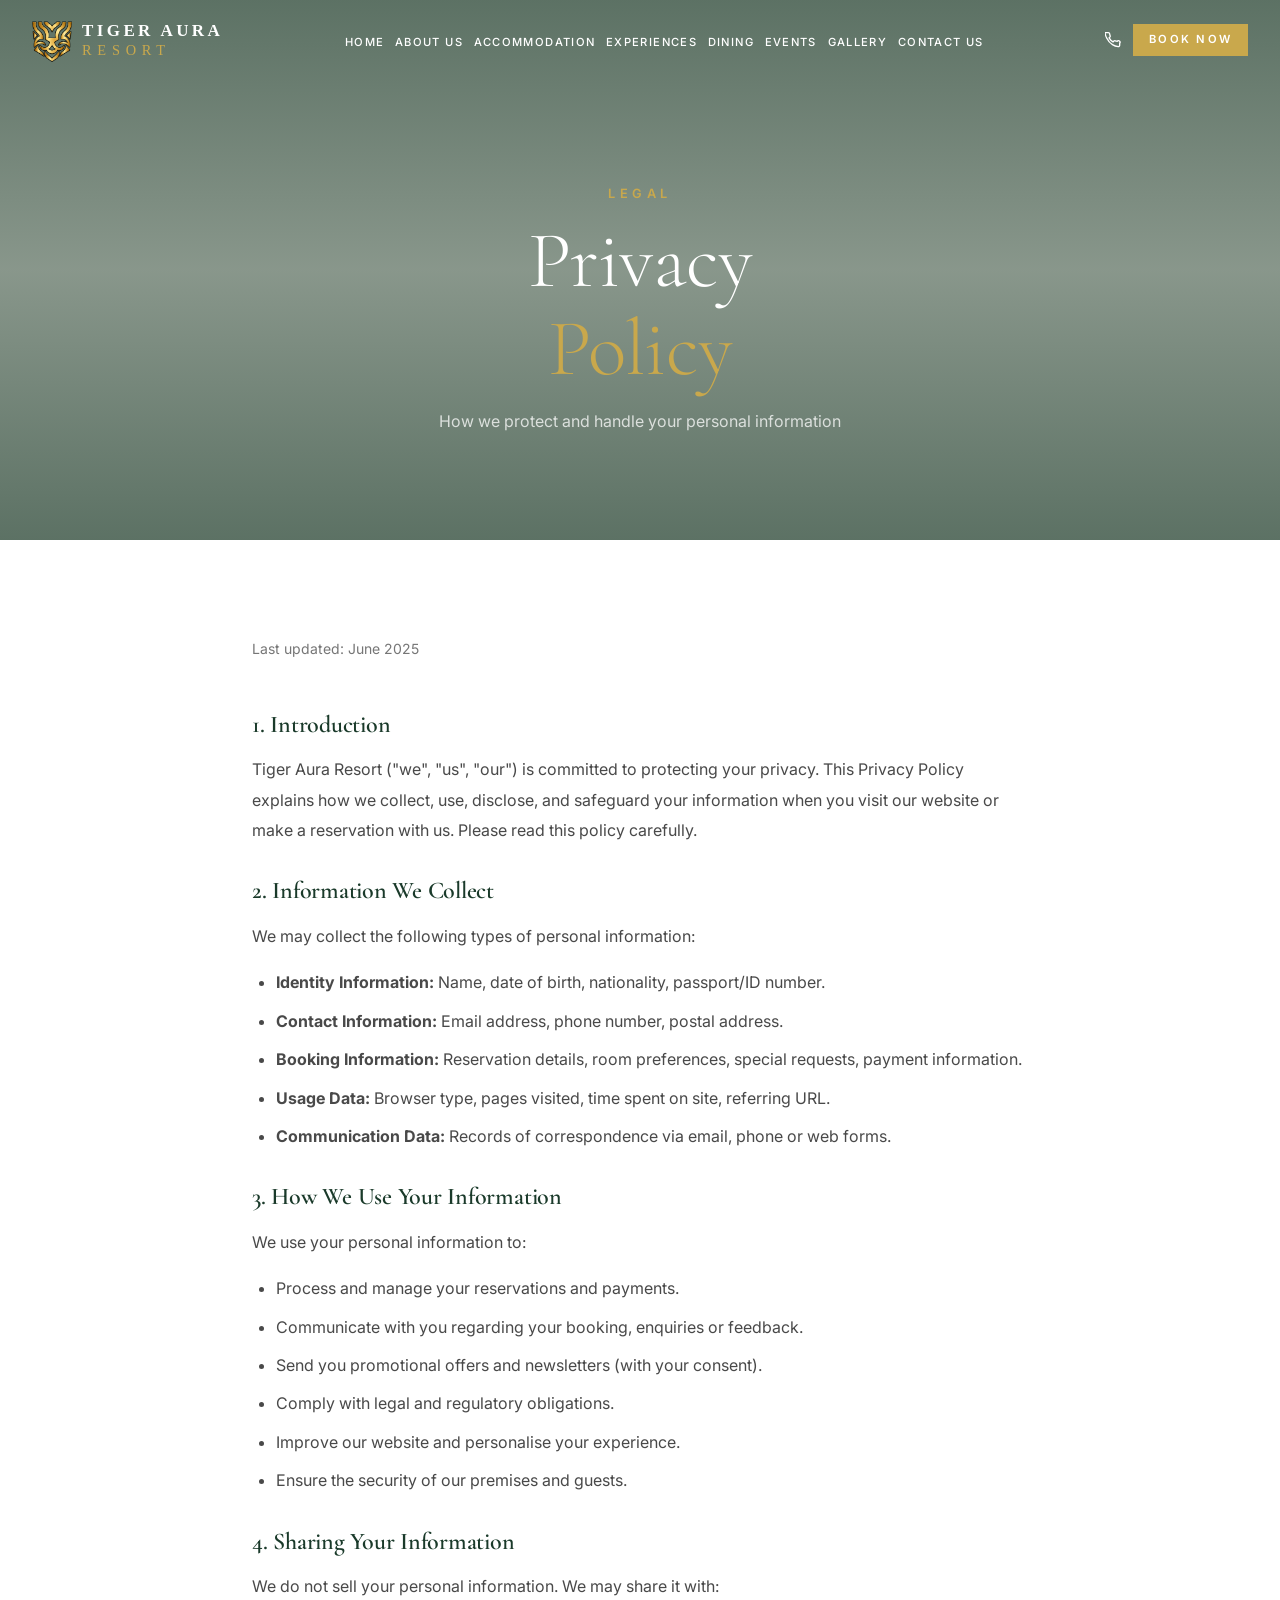
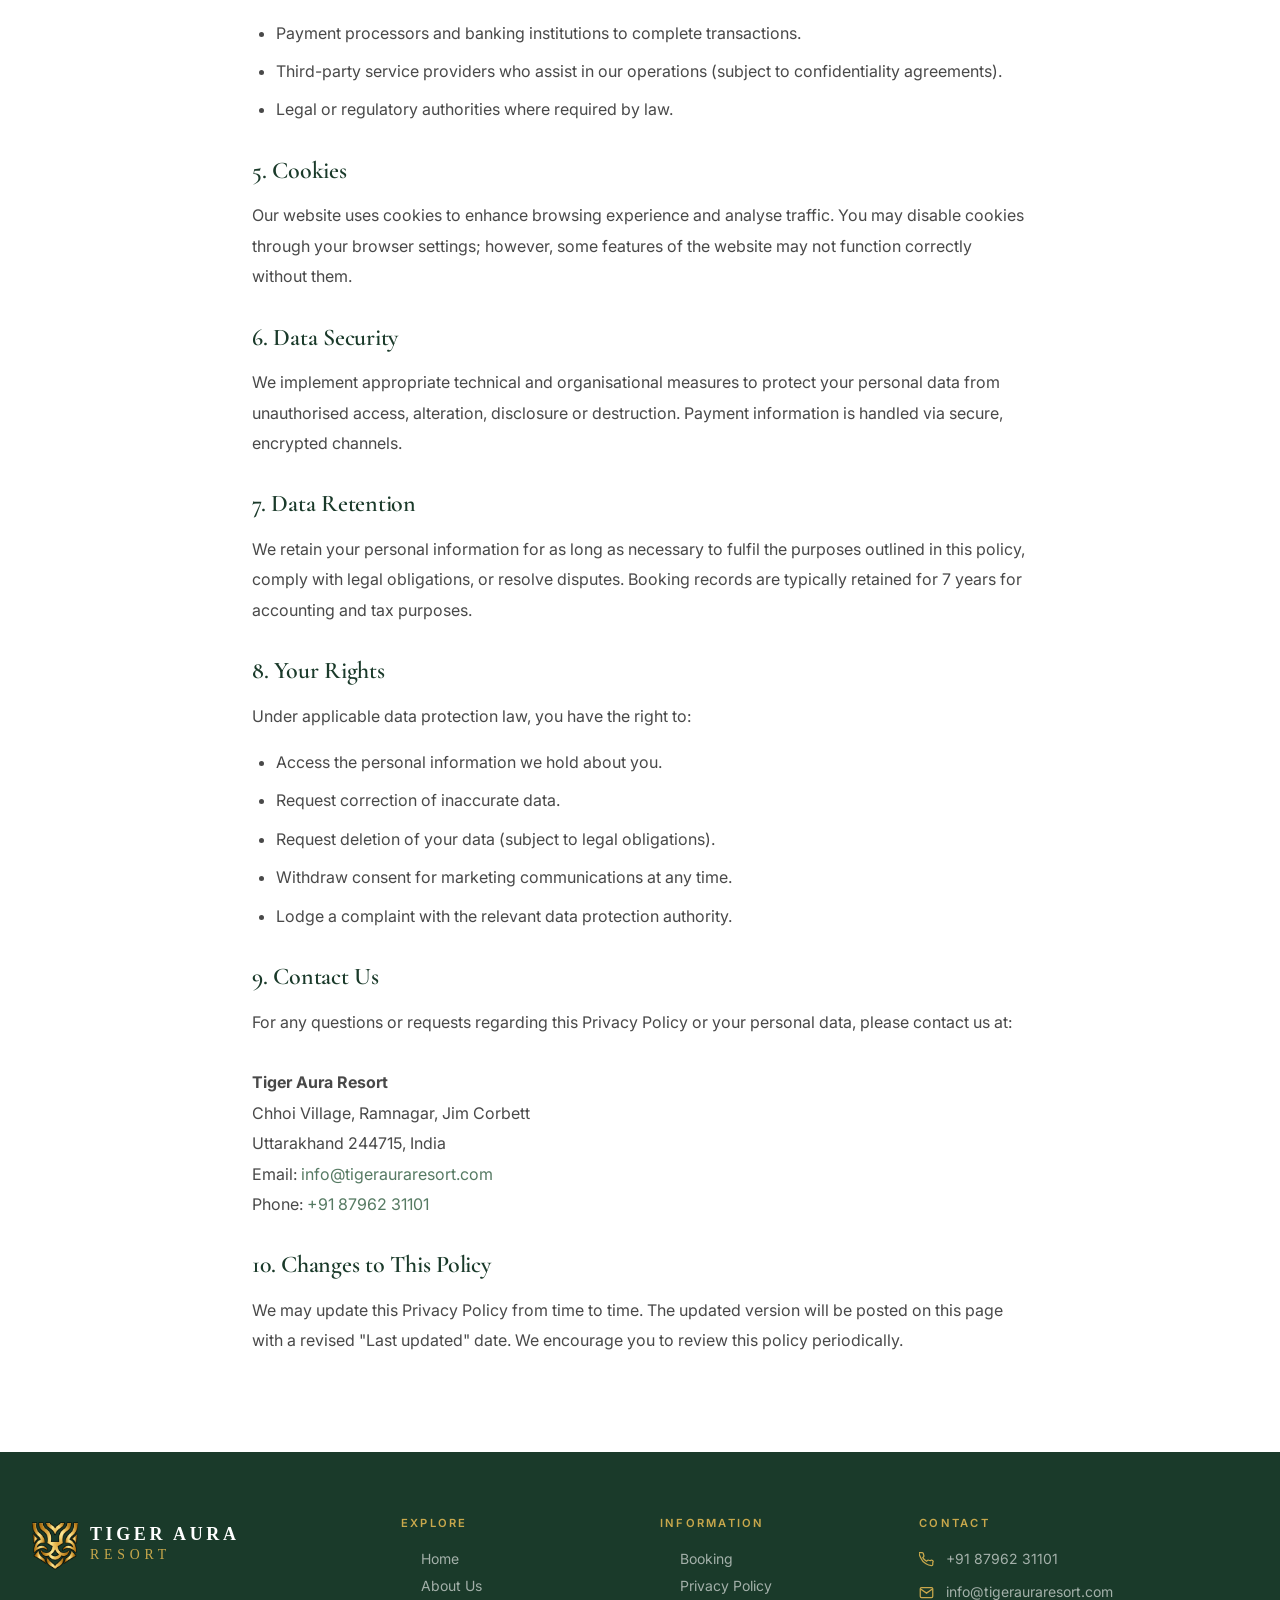
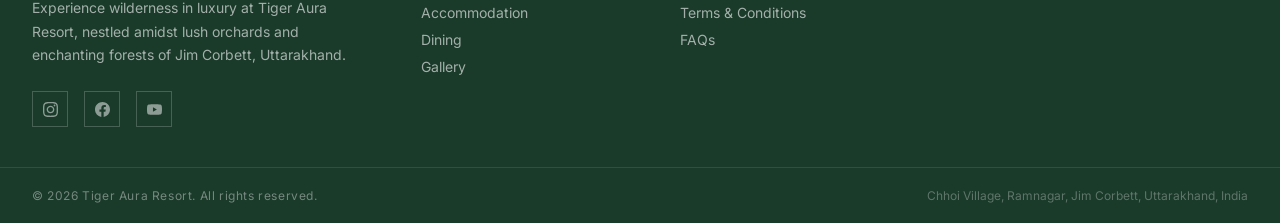
<file: privacy.html>
﻿<!DOCTYPE html>
<html lang="en">
<head>
 <meta charset="UTF-8">
 <meta name="viewport" content="width=device-width, initial-scale=1.0">
 <title>Privacy Policy | Tiger Aura Resort</title>
 <meta name="description" content="Privacy policy for Tiger Aura Resort, how we collect, use, and protect your personal information.">
 <link rel="canonical" href="https://tigerauraresort.com/privacy.html">
 <!-- Google tag (gtag.js) -->
 <script async src="https://www.googletagmanager.com/gtag/js?id=G-DG3860SV4B"></script>
 <script>
   window.dataLayer = window.dataLayer || [];
   function gtag(){dataLayer.push(arguments);}
   gtag('js', new Date());
   gtag('config', 'G-DG3860SV4B');
 </script>
 <link rel="stylesheet" href="css/styles.css">
</head>
<body>
<header id="navbar" class="navbar"><div class="container"><div class="navbar-inner"><a href="index.html" class="navbar-logo"><div class="navbar-logo-inner"><img src="img/logo.png" alt="" class="logo-mark"><div class="navbar-logo-text"><span class="logo-name">TIGER AURA</span><span class="logo-resort">RESORT</span></div></div></a><nav><ul class="nav-links"><li><a href="index.html">Home</a></li><li><a href="about.html">About Us</a></li><li><a href="accommodation.html">Accommodation</a></li><li><a href="experiences.html">Experiences</a></li><li><a href="dining.html">Dining</a></li><li><a href="events.html">Events</a></li><li><a href="gallery.html">Gallery</a></li><li><a href="contact.html">Contact Us</a></li></ul></nav><div class="navbar-actions"><a href="tel:+918796231101" class="navbar-phone"><svg viewBox="0 0 24 24" fill="none" stroke="currentColor" stroke-width="2"><path d="M22 16.92v3a2 2 0 01-2.18 2 19.79 19.79 0 01-8.63-3.07A19.5 19.5 0 013.07 9.81a19.79 19.79 0 01-3.07-8.63A2 2 0 012 1h3a2 2 0 012 1.72c.127.96.361 1.903.7 2.81a2 2 0 01-.45 2.11L6.09 8.91a16 16 0 006 6l1.27-1.27a2 2 0 012.11-.45c.907.339 1.85.573 2.81.7A2 2 0 0122 16.92z"/></svg>+91 87962 31101</a><a href="booking.html" class="btn-booknow">Book Now</a></div><button id="hamburger" class="hamburger" aria-label="Open menu"><svg viewBox="0 0 24 24" fill="none" stroke="currentColor" stroke-width="2"><line x1="3" y1="12" x2="21" y2="12"/><line x1="3" y1="6" x2="21" y2="6"/><line x1="3" y1="18" x2="21" y2="18"/></svg></button></div></div></header>
<div id="mobile-menu" class="mobile-menu"><div class="mobile-menu-header"><div class="mobile-menu-logo"><img src="img/logo.png" alt="" class="logo-mark"><div class="navbar-logo-text"><span class="logo-name">TIGER AURA</span><span class="logo-resort">RESORT</span></div></div><button id="mobile-close" class="mobile-close"><svg viewBox="0 0 24 24" fill="none" stroke="currentColor" stroke-width="2"><line x1="18" y1="6" x2="6" y2="18"/><line x1="6" y1="6" x2="18" y2="18"/></svg></button></div><nav class="mobile-nav"><a href="index.html">Home</a><a href="about.html">About Us</a><a href="accommodation.html">Accommodation</a><a href="experiences.html">Experiences</a><a href="dining.html">Dining</a><a href="events.html">Events</a><a href="gallery.html">Gallery</a><a href="contact.html">Contact Us</a></nav><div class="mobile-cta"><a href="tel:+918796231101" class="mobile-phone"><svg viewBox="0 0 24 24" fill="none" stroke="currentColor" stroke-width="2"><path d="M22 16.92v3a2 2 0 01-2.18 2 19.79 19.79 0 01-8.63-3.07A19.5 19.5 0 013.07 9.81a19.79 19.79 0 01-3.07-8.63A2 2 0 012 1h3a2 2 0 012 1.72c.127.96.361 1.903.7 2.81a2 2 0 01-.45 2.11L6.09 8.91a16 16 0 006 6l1.27-1.27a2 2 0 012.11-.45c.907.339 1.85.573 2.81.7A2 2 0 0122 16.92z"/></svg>+91 87962 31101</a><a href="booking.html" class="btn btn-gold" style="text-align:center;padding:.875rem 2rem;">Book Your Stay</a></div></div>

<main>
<section class="page-hero" style="min-height:40vh;"><div class="page-hero-bg" style="background-image:url('https://images.unsplash.com/photo-1441974231531-c6227db76b6e?auto=format&fit=crop&w=1920&q=80')"></div><div class="page-hero-overlay"></div><div class="page-hero-content"><span class="section-label" style="color:var(--gold);margin-bottom:1rem;display:block;">Legal</span><h1 class="page-hero-title">Privacy<em>Policy</em></h1><p class="page-hero-subtitle">How we protect and handle your personal information</p></div></section>

<section class="section" style="background:white;">
 <div class="container" style="max-width:840px;">
 <div class="reveal-on-scroll" style="line-height:1.9;color:var(--charcoal);">
 <p style="opacity:.6;font-size:.875rem;margin-bottom:3rem;">Last updated: June 2025</p>

 <h2 style="font-family:var(--font-display);font-size:1.5rem;color:var(--forest-dark);margin-bottom:1rem;">1. Introduction</h2>
 <p style="opacity:.8;margin-bottom:2rem;">Tiger Aura Resort ("we", "us", "our") is committed to protecting your privacy. This Privacy Policy explains how we collect, use, disclose, and safeguard your information when you visit our website or make a reservation with us. Please read this policy carefully.</p>

 <h2 style="font-family:var(--font-display);font-size:1.5rem;color:var(--forest-dark);margin-bottom:1rem;">2. Information We Collect</h2>
 <p style="opacity:.8;margin-bottom:1rem;">We may collect the following types of personal information:</p>
 <ul style="opacity:.8;margin-bottom:2rem;padding-left:1.5rem;display:flex;flex-direction:column;gap:.5rem;">
 <li><strong>Identity Information:</strong> Name, date of birth, nationality, passport/ID number.</li>
 <li><strong>Contact Information:</strong> Email address, phone number, postal address.</li>
 <li><strong>Booking Information:</strong> Reservation details, room preferences, special requests, payment information.</li>
 <li><strong>Usage Data:</strong> Browser type, pages visited, time spent on site, referring URL.</li>
 <li><strong>Communication Data:</strong> Records of correspondence via email, phone or web forms.</li>
 </ul>

 <h2 style="font-family:var(--font-display);font-size:1.5rem;color:var(--forest-dark);margin-bottom:1rem;">3. How We Use Your Information</h2>
 <p style="opacity:.8;margin-bottom:1rem;">We use your personal information to:</p>
 <ul style="opacity:.8;margin-bottom:2rem;padding-left:1.5rem;display:flex;flex-direction:column;gap:.5rem;">
 <li>Process and manage your reservations and payments.</li>
 <li>Communicate with you regarding your booking, enquiries or feedback.</li>
 <li>Send you promotional offers and newsletters (with your consent).</li>
 <li>Comply with legal and regulatory obligations.</li>
 <li>Improve our website and personalise your experience.</li>
 <li>Ensure the security of our premises and guests.</li>
 </ul>

 <h2 style="font-family:var(--font-display);font-size:1.5rem;color:var(--forest-dark);margin-bottom:1rem;">4. Sharing Your Information</h2>
 <p style="opacity:.8;margin-bottom:1rem;">We do not sell your personal information. We may share it with:</p>
 <ul style="opacity:.8;margin-bottom:2rem;padding-left:1.5rem;display:flex;flex-direction:column;gap:.5rem;">
 <li>Payment processors and banking institutions to complete transactions.</li>
 <li>Third-party service providers who assist in our operations (subject to confidentiality agreements).</li>
 <li>Legal or regulatory authorities where required by law.</li>
 </ul>

 <h2 style="font-family:var(--font-display);font-size:1.5rem;color:var(--forest-dark);margin-bottom:1rem;">5. Cookies</h2>
 <p style="opacity:.8;margin-bottom:2rem;">Our website uses cookies to enhance browsing experience and analyse traffic. You may disable cookies through your browser settings; however, some features of the website may not function correctly without them.</p>

 <h2 style="font-family:var(--font-display);font-size:1.5rem;color:var(--forest-dark);margin-bottom:1rem;">6. Data Security</h2>
 <p style="opacity:.8;margin-bottom:2rem;">We implement appropriate technical and organisational measures to protect your personal data from unauthorised access, alteration, disclosure or destruction. Payment information is handled via secure, encrypted channels.</p>

 <h2 style="font-family:var(--font-display);font-size:1.5rem;color:var(--forest-dark);margin-bottom:1rem;">7. Data Retention</h2>
 <p style="opacity:.8;margin-bottom:2rem;">We retain your personal information for as long as necessary to fulfil the purposes outlined in this policy, comply with legal obligations, or resolve disputes. Booking records are typically retained for 7 years for accounting and tax purposes.</p>

 <h2 style="font-family:var(--font-display);font-size:1.5rem;color:var(--forest-dark);margin-bottom:1rem;">8. Your Rights</h2>
 <p style="opacity:.8;margin-bottom:1rem;">Under applicable data protection law, you have the right to:</p>
 <ul style="opacity:.8;margin-bottom:2rem;padding-left:1.5rem;display:flex;flex-direction:column;gap:.5rem;">
 <li>Access the personal information we hold about you.</li>
 <li>Request correction of inaccurate data.</li>
 <li>Request deletion of your data (subject to legal obligations).</li>
 <li>Withdraw consent for marketing communications at any time.</li>
 <li>Lodge a complaint with the relevant data protection authority.</li>
 </ul>

 <h2 style="font-family:var(--font-display);font-size:1.5rem;color:var(--forest-dark);margin-bottom:1rem;">9. Contact Us</h2>
 <p style="opacity:.8;margin-bottom:2rem;">For any questions or requests regarding this Privacy Policy or your personal data, please contact us at:<br><br>
 <strong>Tiger Aura Resort</strong><br>
 Chhoi Village, Ramnagar, Jim Corbett<br>
 Uttarakhand 244715, India<br>
 Email: <a href="mailto:info@tigerauraresort.com" style="color:var(--forest);">info@tigerauraresort.com</a><br>
 Phone: <a href="tel:+918796231101" style="color:var(--forest);">+91 87962 31101</a>
 </p>

 <h2 style="font-family:var(--font-display);font-size:1.5rem;color:var(--forest-dark);margin-bottom:1rem;">10. Changes to This Policy</h2>
 <p style="opacity:.8;">We may update this Privacy Policy from time to time. The updated version will be posted on this page with a revised "Last updated" date. We encourage you to review this policy periodically.</p>
 </div>
 </div>
</section>
</main>

<footer><div class="footer-main"><div class="container"><div class="footer-grid"><div><div class="footer-logo-inner"><img src="img/logo.png" alt="" class="footer-logo-mark"><div class="footer-logo-text"><span class="footer-logo-name">TIGER AURA</span><span class="footer-logo-resort">RESORT</span></div></div><p class="footer-desc">Experience wilderness in luxury at Tiger Aura Resort, nestled amidst lush orchards and enchanting forests of Jim Corbett, Uttarakhand.</p><div class="footer-social"><a href="#" aria-label="Instagram" class="social-btn"><svg viewBox="0 0 24 24" fill="currentColor"><path d="M12 2.163c3.204 0 3.584.012 4.85.07 3.252.148 4.771 1.691 4.919 4.919.058 1.265.069 1.645.069 4.849 0 3.205-.012 3.584-.069 4.849-.149 3.225-1.664 4.771-4.919 4.919-1.266.058-1.644.07-4.85.07-3.204 0-3.584-.012-4.849-.07-3.26-.149-4.771-1.699-4.919-4.92-.058-1.265-.07-1.644-.07-4.849 0-3.204.013-3.583.07-4.849.149-3.227 1.664-4.771 4.919-4.919 1.266-.057 1.645-.069 4.849-.069zm0-2.163c-3.259 0-3.667.014-4.947.072-4.358.2-6.78 2.618-6.98 6.98-.059 1.281-.073 1.689-.073 4.948 0 3.259.014 3.668.072 4.948.2 4.358 2.618 6.78 6.98 6.98 1.281.058 1.689.072 4.948.072 3.259 0 3.668-.014 4.948-.072 4.354-.2 6.782-2.618 6.979-6.98.059-1.28.073-1.689.073-4.948 0-3.259-.014-3.667-.072-4.947-.196-4.354-2.617-6.78-6.979-6.98-1.281-.059-1.69-.073-4.949-.073zm0 5.838c-3.403 0-6.162 2.759-6.162 6.162s2.759 6.163 6.162 6.163 6.162-2.759 6.162-6.163c0-3.403-2.759-6.162-6.162-6.162zm0 10.162c-2.209 0-4-1.79-4-4 0-2.209 1.791-4 4-4s4 1.791 4 4c0 2.21-1.791 4-4 4zm6.406-11.845c-.796 0-1.441.645-1.441 1.44s.645 1.44 1.441 1.44c.795 0 1.439-.645 1.439-1.44s-.644-1.44-1.439-1.44z"/></svg></a><a href="#" aria-label="Facebook" class="social-btn"><svg viewBox="0 0 24 24" fill="currentColor"><path d="M24 12.073c0-6.627-5.373-12-12-12s-12 5.373-12 12c0 5.99 4.388 10.954 10.125 11.854v-8.385H7.078v-3.47h3.047V9.43c0-3.007 1.792-4.669 4.533-4.669 1.312 0 2.686.235 2.686.235v2.953H15.83c-1.491 0-1.956.925-1.956 1.874v2.25h3.328l-.532 3.47h-2.796v8.385C19.612 23.027 24 18.062 24 12.073z"/></svg></a><a href="#" aria-label="YouTube" class="social-btn"><svg viewBox="0 0 24 24" fill="currentColor"><path d="M23.498 6.186a3.016 3.016 0 00-2.122-2.136C19.505 3.545 12 3.545 12 3.545s-7.505 0-9.377.505A3.017 3.017 0 00.502 6.186C0 8.07 0 12 0 12s0 3.93.502 5.814a3.016 3.016 0 002.122 2.136c1.871.505 9.376.505 9.376.505s7.505 0 9.377-.505a3.015 3.015 0 002.122-2.136C24 15.93 24 12 24 12s0-3.93-.502-5.814zM9.545 15.568V8.432L15.818 12l-6.273 3.568z"/></svg></a></div></div><div><p class="footer-col-title">Explore</p><ul class="footer-links"><li><a href="index.html"><svg class="arrow" viewBox="0 0 24 24" fill="none" stroke="currentColor" stroke-width="2"><line x1="5" y1="12" x2="19" y2="12"/><polyline points="12 5 19 12 12 19"/></svg>Home</a></li><li><a href="about.html"><svg class="arrow" viewBox="0 0 24 24" fill="none" stroke="currentColor" stroke-width="2"><line x1="5" y1="12" x2="19" y2="12"/><polyline points="12 5 19 12 12 19"/></svg>About Us</a></li><li><a href="accommodation.html"><svg class="arrow" viewBox="0 0 24 24" fill="none" stroke="currentColor" stroke-width="2"><line x1="5" y1="12" x2="19" y2="12"/><polyline points="12 5 19 12 12 19"/></svg>Accommodation</a></li><li><a href="dining.html"><svg class="arrow" viewBox="0 0 24 24" fill="none" stroke="currentColor" stroke-width="2"><line x1="5" y1="12" x2="19" y2="12"/><polyline points="12 5 19 12 12 19"/></svg>Dining</a></li><li><a href="gallery.html"><svg class="arrow" viewBox="0 0 24 24" fill="none" stroke="currentColor" stroke-width="2"><line x1="5" y1="12" x2="19" y2="12"/><polyline points="12 5 19 12 12 19"/></svg>Gallery</a></li></ul></div><div><p class="footer-col-title">Information</p><ul class="footer-links"><li><a href="booking.html"><svg class="arrow" viewBox="0 0 24 24" fill="none" stroke="currentColor" stroke-width="2"><line x1="5" y1="12" x2="19" y2="12"/><polyline points="12 5 19 12 12 19"/></svg>Booking</a></li><li><a href="privacy.html"><svg class="arrow" viewBox="0 0 24 24" fill="none" stroke="currentColor" stroke-width="2"><line x1="5" y1="12" x2="19" y2="12"/><polyline points="12 5 19 12 12 19"/></svg>Privacy Policy</a></li><li><a href="terms.html"><svg class="arrow" viewBox="0 0 24 24" fill="none" stroke="currentColor" stroke-width="2"><line x1="5" y1="12" x2="19" y2="12"/><polyline points="12 5 19 12 12 19"/></svg>Terms &amp; Conditions</a></li><li><a href="faqs.html"><svg class="arrow" viewBox="0 0 24 24" fill="none" stroke="currentColor" stroke-width="2"><line x1="5" y1="12" x2="19" y2="12"/><polyline points="12 5 19 12 12 19"/></svg>FAQs</a></li></ul></div><div><p class="footer-col-title">Contact</p><ul class="footer-contact-list"><li class="footer-contact-item"><svg viewBox="0 0 24 24" fill="none" stroke="currentColor" stroke-width="2"><path d="M22 16.92v3a2 2 0 01-2.18 2 19.79 19.79 0 01-8.63-3.07A19.5 19.5 0 013.07 9.81a19.79 19.79 0 01-3.07-8.63A2 2 0 012 1h3a2 2 0 012 1.72c.127.96.361 1.903.7 2.81a2 2 0 01-.45 2.11L6.09 8.91a16 16 0 006 6l1.27-1.27a2 2 0 012.11-.45c.907.339 1.85.573 2.81.7A2 2 0 0122 16.92z"/></svg><a href="tel:+918796231101">+91 87962 31101</a></li><li class="footer-contact-item"><svg viewBox="0 0 24 24" fill="none" stroke="currentColor" stroke-width="2"><path d="M4 4h16c1.1 0 2 .9 2 2v12c0 1.1-.9 2-2 2H4c-1.1 0-2-.9-2-2V6c0-1.1.9-2 2-2z"/><polyline points="22,6 12,13 2,6"/></svg><a href="mailto:info@tigerauraresort.com">info@tigerauraresort.com</a></li></ul></div></div></div></div><div class="footer-bottom"><div class="container"><div class="footer-bottom-inner"><p class="footer-copy">© <span class="current-year"></span> Tiger Aura Resort. All rights reserved.</p><p class="footer-addr">Chhoi Village, Ramnagar, Jim Corbett, Uttarakhand, India</p></div></div></div></footer>
<script src="js/main.js"></script>
</body>
</html>
</file>
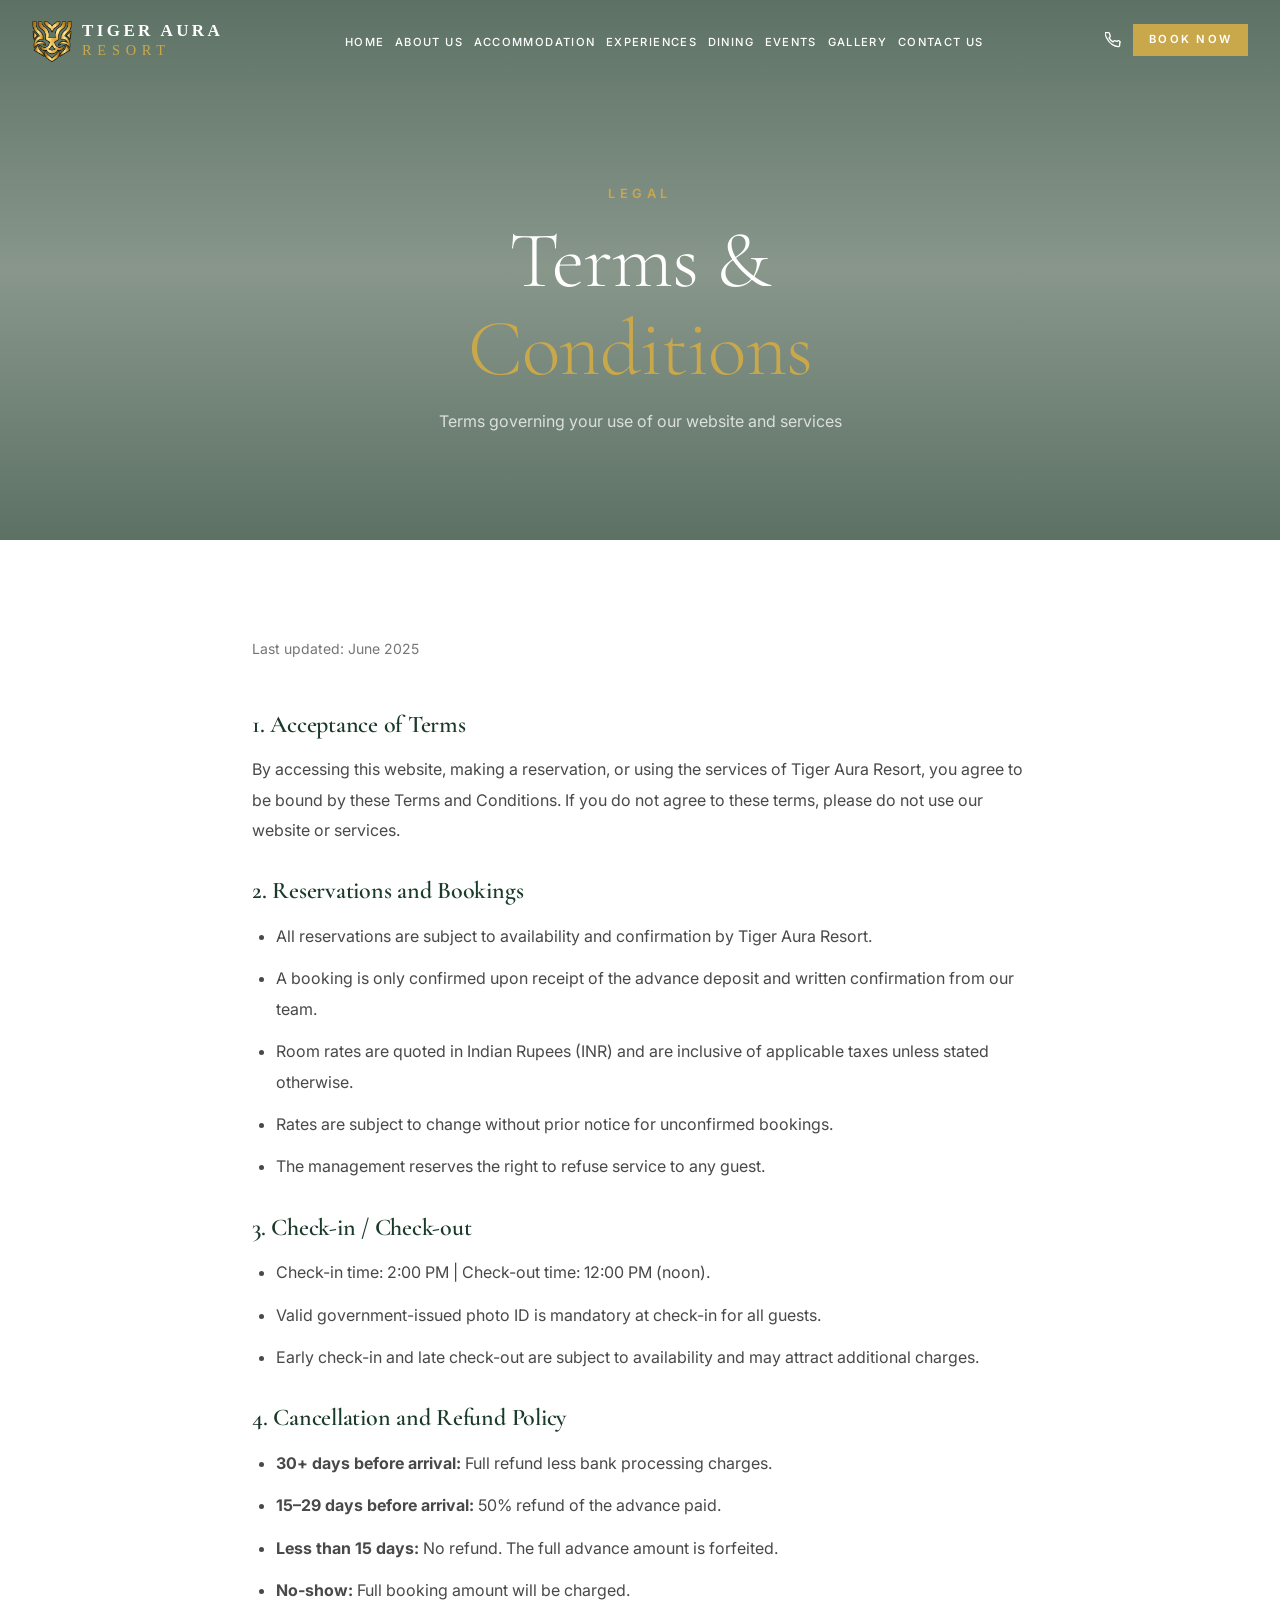
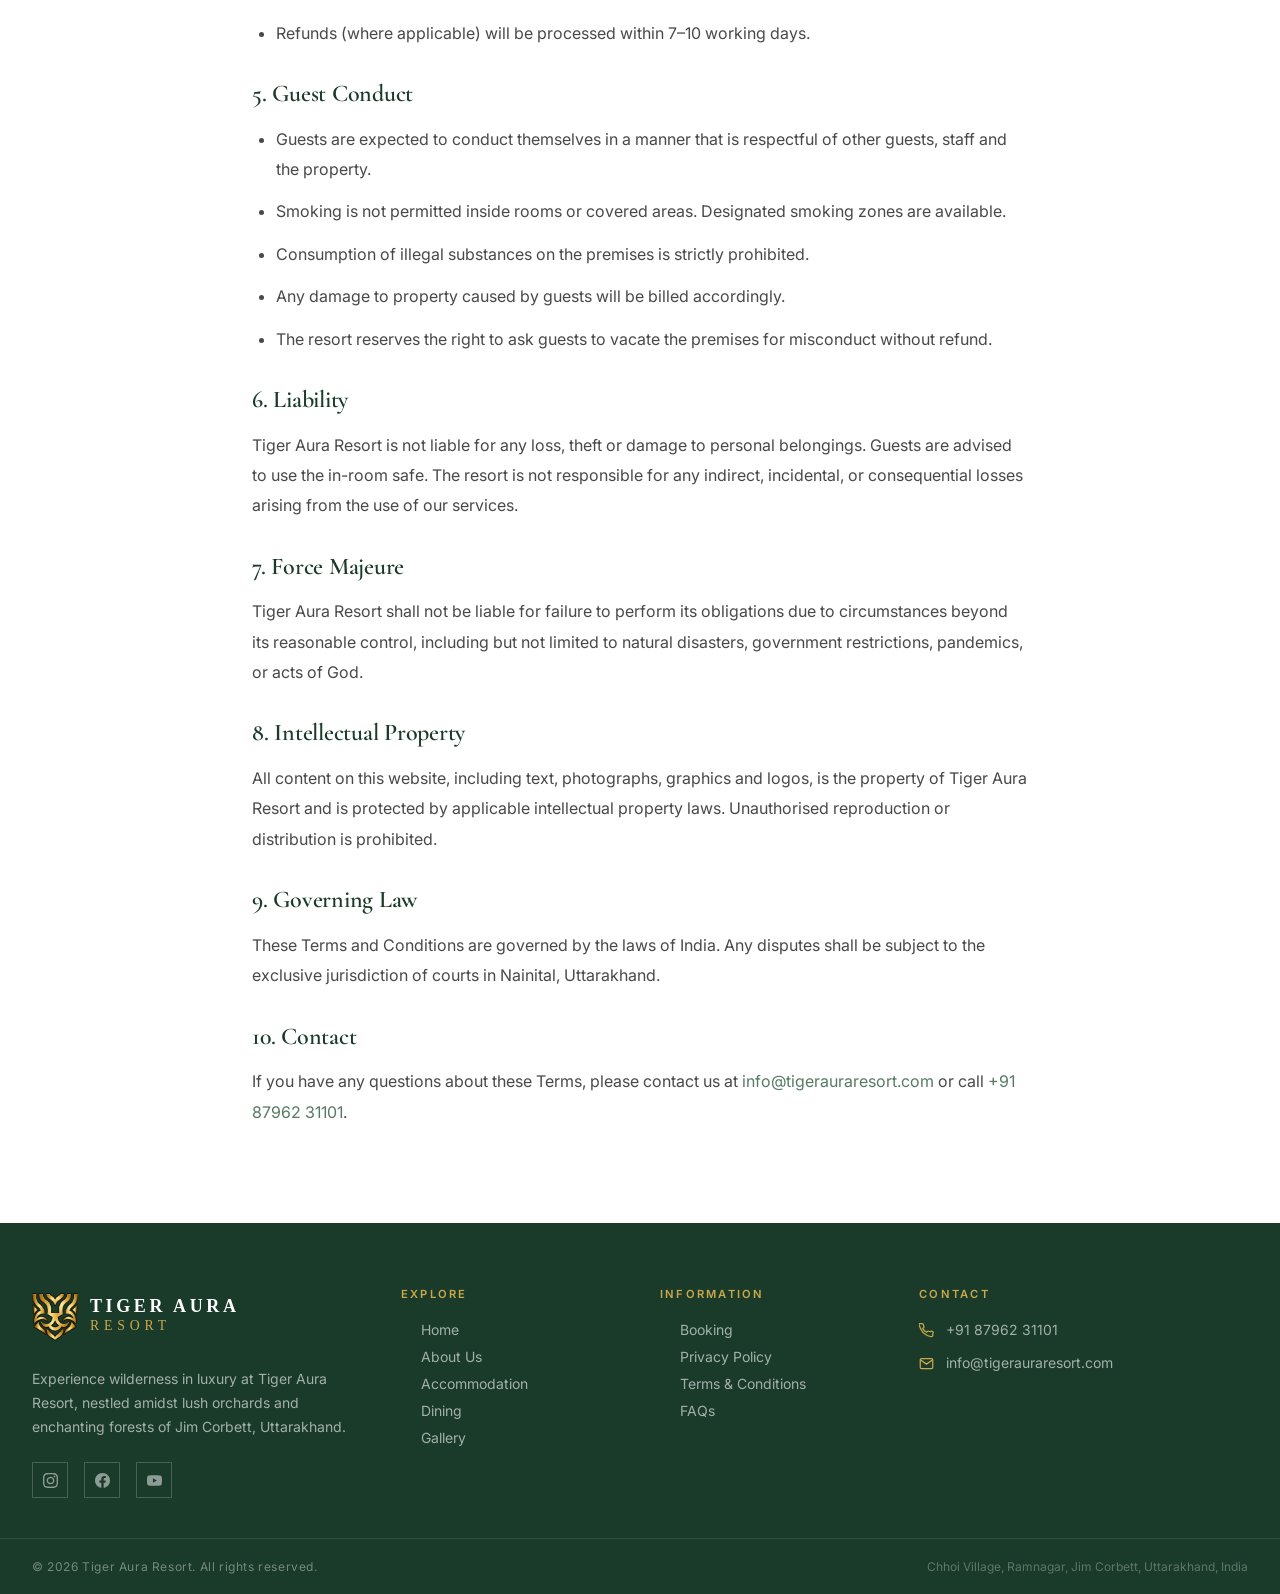
<file: terms.html>
﻿<!DOCTYPE html>
<html lang="en">
<head>
 <meta charset="UTF-8">
 <meta name="viewport" content="width=device-width, initial-scale=1.0">
 <title>Terms &amp; Conditions | Tiger Aura Resort</title>
 <meta name="description" content="Terms and conditions for Tiger Aura Resort, booking, usage, and stay policies.">
 <link rel="canonical" href="https://tigerauraresort.com/terms.html">
 <!-- Google tag (gtag.js) -->
 <script async src="https://www.googletagmanager.com/gtag/js?id=G-DG3860SV4B"></script>
 <script>
   window.dataLayer = window.dataLayer || [];
   function gtag(){dataLayer.push(arguments);}
   gtag('js', new Date());
   gtag('config', 'G-DG3860SV4B');
 </script>
 <link rel="stylesheet" href="css/styles.css">
</head>
<body>
<header id="navbar" class="navbar"><div class="container"><div class="navbar-inner"><a href="index.html" class="navbar-logo"><div class="navbar-logo-inner"><img src="img/logo.png" alt="" class="logo-mark"><div class="navbar-logo-text"><span class="logo-name">TIGER AURA</span><span class="logo-resort">RESORT</span></div></div></a><nav><ul class="nav-links"><li><a href="index.html">Home</a></li><li><a href="about.html">About Us</a></li><li><a href="accommodation.html">Accommodation</a></li><li><a href="experiences.html">Experiences</a></li><li><a href="dining.html">Dining</a></li><li><a href="events.html">Events</a></li><li><a href="gallery.html">Gallery</a></li><li><a href="contact.html">Contact Us</a></li></ul></nav><div class="navbar-actions"><a href="tel:+918796231101" class="navbar-phone"><svg viewBox="0 0 24 24" fill="none" stroke="currentColor" stroke-width="2"><path d="M22 16.92v3a2 2 0 01-2.18 2 19.79 19.79 0 01-8.63-3.07A19.5 19.5 0 013.07 9.81a19.79 19.79 0 01-3.07-8.63A2 2 0 012 1h3a2 2 0 012 1.72c.127.96.361 1.903.7 2.81a2 2 0 01-.45 2.11L6.09 8.91a16 16 0 006 6l1.27-1.27a2 2 0 012.11-.45c.907.339 1.85.573 2.81.7A2 2 0 0122 16.92z"/></svg>+91 87962 31101</a><a href="booking.html" class="btn-booknow">Book Now</a></div><button id="hamburger" class="hamburger" aria-label="Open menu"><svg viewBox="0 0 24 24" fill="none" stroke="currentColor" stroke-width="2"><line x1="3" y1="12" x2="21" y2="12"/><line x1="3" y1="6" x2="21" y2="6"/><line x1="3" y1="18" x2="21" y2="18"/></svg></button></div></div></header>
<div id="mobile-menu" class="mobile-menu"><div class="mobile-menu-header"><div class="mobile-menu-logo"><img src="img/logo.png" alt="" class="logo-mark"><div class="navbar-logo-text"><span class="logo-name">TIGER AURA</span><span class="logo-resort">RESORT</span></div></div><button id="mobile-close" class="mobile-close"><svg viewBox="0 0 24 24" fill="none" stroke="currentColor" stroke-width="2"><line x1="18" y1="6" x2="6" y2="18"/><line x1="6" y1="6" x2="18" y2="18"/></svg></button></div><nav class="mobile-nav"><a href="index.html">Home</a><a href="about.html">About Us</a><a href="accommodation.html">Accommodation</a><a href="experiences.html">Experiences</a><a href="dining.html">Dining</a><a href="events.html">Events</a><a href="gallery.html">Gallery</a><a href="contact.html">Contact Us</a></nav><div class="mobile-cta"><a href="tel:+918796231101" class="mobile-phone"><svg viewBox="0 0 24 24" fill="none" stroke="currentColor" stroke-width="2"><path d="M22 16.92v3a2 2 0 01-2.18 2 19.79 19.79 0 01-8.63-3.07A19.5 19.5 0 013.07 9.81a19.79 19.79 0 01-3.07-8.63A2 2 0 012 1h3a2 2 0 012 1.72c.127.96.361 1.903.7 2.81a2 2 0 01-.45 2.11L6.09 8.91a16 16 0 006 6l1.27-1.27a2 2 0 012.11-.45c.907.339 1.85.573 2.81.7A2 2 0 0122 16.92z"/></svg>+91 87962 31101</a><a href="booking.html" class="btn btn-gold" style="text-align:center;padding:.875rem 2rem;">Book Your Stay</a></div></div>

<main>
<section class="page-hero" style="min-height:40vh;"><div class="page-hero-bg" style="background-image:url('https://images.unsplash.com/photo-1441974231531-c6227db76b6e?auto=format&fit=crop&w=1920&q=80')"></div><div class="page-hero-overlay"></div><div class="page-hero-content"><span class="section-label" style="color:var(--gold);margin-bottom:1rem;display:block;">Legal</span><h1 class="page-hero-title">Terms &amp;<em>Conditions</em></h1><p class="page-hero-subtitle">Terms governing your use of our website and services</p></div></section>

<section class="section" style="background:white;">
 <div class="container" style="max-width:840px;">
 <div class="reveal-on-scroll" style="line-height:1.9;color:var(--charcoal);">
 <p style="opacity:.6;font-size:.875rem;margin-bottom:3rem;">Last updated: June 2025</p>

 <h2 style="font-family:var(--font-display);font-size:1.5rem;color:var(--forest-dark);margin-bottom:1rem;">1. Acceptance of Terms</h2>
 <p style="opacity:.8;margin-bottom:2rem;">By accessing this website, making a reservation, or using the services of Tiger Aura Resort, you agree to be bound by these Terms and Conditions. If you do not agree to these terms, please do not use our website or services.</p>

 <h2 style="font-family:var(--font-display);font-size:1.5rem;color:var(--forest-dark);margin-bottom:1rem;">2. Reservations and Bookings</h2>
 <ul style="opacity:.8;margin-bottom:2rem;padding-left:1.5rem;display:flex;flex-direction:column;gap:.75rem;">
 <li>All reservations are subject to availability and confirmation by Tiger Aura Resort.</li>
 <li>A booking is only confirmed upon receipt of the advance deposit and written confirmation from our team.</li>
 <li>Room rates are quoted in Indian Rupees (INR) and are inclusive of applicable taxes unless stated otherwise.</li>
 <li>Rates are subject to change without prior notice for unconfirmed bookings.</li>
 <li>The management reserves the right to refuse service to any guest.</li>
 </ul>

 <h2 style="font-family:var(--font-display);font-size:1.5rem;color:var(--forest-dark);margin-bottom:1rem;">3. Check-in / Check-out</h2>
 <ul style="opacity:.8;margin-bottom:2rem;padding-left:1.5rem;display:flex;flex-direction:column;gap:.75rem;">
 <li>Check-in time: 2:00 PM | Check-out time: 12:00 PM (noon).</li>
 <li>Valid government-issued photo ID is mandatory at check-in for all guests.</li>
 <li>Early check-in and late check-out are subject to availability and may attract additional charges.</li>
 </ul>

 <h2 style="font-family:var(--font-display);font-size:1.5rem;color:var(--forest-dark);margin-bottom:1rem;">4. Cancellation and Refund Policy</h2>
 <ul style="opacity:.8;margin-bottom:2rem;padding-left:1.5rem;display:flex;flex-direction:column;gap:.75rem;">
 <li><strong>30+ days before arrival:</strong> Full refund less bank processing charges.</li>
 <li><strong>15–29 days before arrival:</strong> 50% refund of the advance paid.</li>
 <li><strong>Less than 15 days:</strong> No refund. The full advance amount is forfeited.</li>
 <li><strong>No-show:</strong> Full booking amount will be charged.</li>
 <li>Refunds (where applicable) will be processed within 7–10 working days.</li>
 </ul>

 <h2 style="font-family:var(--font-display);font-size:1.5rem;color:var(--forest-dark);margin-bottom:1rem;">5. Guest Conduct</h2>
 <ul style="opacity:.8;margin-bottom:2rem;padding-left:1.5rem;display:flex;flex-direction:column;gap:.75rem;">
 <li>Guests are expected to conduct themselves in a manner that is respectful of other guests, staff and the property.</li>
 <li>Smoking is not permitted inside rooms or covered areas. Designated smoking zones are available.</li>
 <li>Consumption of illegal substances on the premises is strictly prohibited.</li>
 <li>Any damage to property caused by guests will be billed accordingly.</li>
 <li>The resort reserves the right to ask guests to vacate the premises for misconduct without refund.</li>
 </ul>

 <h2 style="font-family:var(--font-display);font-size:1.5rem;color:var(--forest-dark);margin-bottom:1rem;">6. Liability</h2>
 <p style="opacity:.8;margin-bottom:2rem;">Tiger Aura Resort is not liable for any loss, theft or damage to personal belongings. Guests are advised to use the in-room safe. The resort is not responsible for any indirect, incidental, or consequential losses arising from the use of our services.</p>

 <h2 style="font-family:var(--font-display);font-size:1.5rem;color:var(--forest-dark);margin-bottom:1rem;">7. Force Majeure</h2>
 <p style="opacity:.8;margin-bottom:2rem;">Tiger Aura Resort shall not be liable for failure to perform its obligations due to circumstances beyond its reasonable control, including but not limited to natural disasters, government restrictions, pandemics, or acts of God.</p>

 <h2 style="font-family:var(--font-display);font-size:1.5rem;color:var(--forest-dark);margin-bottom:1rem;">8. Intellectual Property</h2>
 <p style="opacity:.8;margin-bottom:2rem;">All content on this website, including text, photographs, graphics and logos, is the property of Tiger Aura Resort and is protected by applicable intellectual property laws. Unauthorised reproduction or distribution is prohibited.</p>

 <h2 style="font-family:var(--font-display);font-size:1.5rem;color:var(--forest-dark);margin-bottom:1rem;">9. Governing Law</h2>
 <p style="opacity:.8;margin-bottom:2rem;">These Terms and Conditions are governed by the laws of India. Any disputes shall be subject to the exclusive jurisdiction of courts in Nainital, Uttarakhand.</p>

 <h2 style="font-family:var(--font-display);font-size:1.5rem;color:var(--forest-dark);margin-bottom:1rem;">10. Contact</h2>
 <p style="opacity:.8;">If you have any questions about these Terms, please contact us at <a href="mailto:info@tigerauraresort.com" style="color:var(--forest);">info@tigerauraresort.com</a> or call <a href="tel:+918796231101" style="color:var(--forest);">+91 87962 31101</a>.</p>
 </div>
 </div>
</section>
</main>

<footer><div class="footer-main"><div class="container"><div class="footer-grid"><div><div class="footer-logo-inner"><img src="img/logo.png" alt="" class="footer-logo-mark"><div class="footer-logo-text"><span class="footer-logo-name">TIGER AURA</span><span class="footer-logo-resort">RESORT</span></div></div><p class="footer-desc">Experience wilderness in luxury at Tiger Aura Resort, nestled amidst lush orchards and enchanting forests of Jim Corbett, Uttarakhand.</p><div class="footer-social"><a href="#" aria-label="Instagram" class="social-btn"><svg viewBox="0 0 24 24" fill="currentColor"><path d="M12 2.163c3.204 0 3.584.012 4.85.07 3.252.148 4.771 1.691 4.919 4.919.058 1.265.069 1.645.069 4.849 0 3.205-.012 3.584-.069 4.849-.149 3.225-1.664 4.771-4.919 4.919-1.266.058-1.644.07-4.85.07-3.204 0-3.584-.012-4.849-.07-3.26-.149-4.771-1.699-4.919-4.92-.058-1.265-.07-1.644-.07-4.849 0-3.204.013-3.583.07-4.849.149-3.227 1.664-4.771 4.919-4.919 1.266-.057 1.645-.069 4.849-.069zm0-2.163c-3.259 0-3.667.014-4.947.072-4.358.2-6.78 2.618-6.98 6.98-.059 1.281-.073 1.689-.073 4.948 0 3.259.014 3.668.072 4.948.2 4.358 2.618 6.78 6.98 6.98 1.281.058 1.689.072 4.948.072 3.259 0 3.668-.014 4.948-.072 4.354-.2 6.782-2.618 6.979-6.98.059-1.28.073-1.689.073-4.948 0-3.259-.014-3.667-.072-4.947-.196-4.354-2.617-6.78-6.979-6.98-1.281-.059-1.69-.073-4.949-.073zm0 5.838c-3.403 0-6.162 2.759-6.162 6.162s2.759 6.163 6.162 6.163 6.162-2.759 6.162-6.163c0-3.403-2.759-6.162-6.162-6.162zm0 10.162c-2.209 0-4-1.79-4-4 0-2.209 1.791-4 4-4s4 1.791 4 4c0 2.21-1.791 4-4 4zm6.406-11.845c-.796 0-1.441.645-1.441 1.44s.645 1.44 1.441 1.44c.795 0 1.439-.645 1.439-1.44s-.644-1.44-1.439-1.44z"/></svg></a><a href="#" aria-label="Facebook" class="social-btn"><svg viewBox="0 0 24 24" fill="currentColor"><path d="M24 12.073c0-6.627-5.373-12-12-12s-12 5.373-12 12c0 5.99 4.388 10.954 10.125 11.854v-8.385H7.078v-3.47h3.047V9.43c0-3.007 1.792-4.669 4.533-4.669 1.312 0 2.686.235 2.686.235v2.953H15.83c-1.491 0-1.956.925-1.956 1.874v2.25h3.328l-.532 3.47h-2.796v8.385C19.612 23.027 24 18.062 24 12.073z"/></svg></a><a href="#" aria-label="YouTube" class="social-btn"><svg viewBox="0 0 24 24" fill="currentColor"><path d="M23.498 6.186a3.016 3.016 0 00-2.122-2.136C19.505 3.545 12 3.545 12 3.545s-7.505 0-9.377.505A3.017 3.017 0 00.502 6.186C0 8.07 0 12 0 12s0 3.93.502 5.814a3.016 3.016 0 002.122 2.136c1.871.505 9.376.505 9.376.505s7.505 0 9.377-.505a3.015 3.015 0 002.122-2.136C24 15.93 24 12 24 12s0-3.93-.502-5.814zM9.545 15.568V8.432L15.818 12l-6.273 3.568z"/></svg></a></div></div><div><p class="footer-col-title">Explore</p><ul class="footer-links"><li><a href="index.html"><svg class="arrow" viewBox="0 0 24 24" fill="none" stroke="currentColor" stroke-width="2"><line x1="5" y1="12" x2="19" y2="12"/><polyline points="12 5 19 12 12 19"/></svg>Home</a></li><li><a href="about.html"><svg class="arrow" viewBox="0 0 24 24" fill="none" stroke="currentColor" stroke-width="2"><line x1="5" y1="12" x2="19" y2="12"/><polyline points="12 5 19 12 12 19"/></svg>About Us</a></li><li><a href="accommodation.html"><svg class="arrow" viewBox="0 0 24 24" fill="none" stroke="currentColor" stroke-width="2"><line x1="5" y1="12" x2="19" y2="12"/><polyline points="12 5 19 12 12 19"/></svg>Accommodation</a></li><li><a href="dining.html"><svg class="arrow" viewBox="0 0 24 24" fill="none" stroke="currentColor" stroke-width="2"><line x1="5" y1="12" x2="19" y2="12"/><polyline points="12 5 19 12 12 19"/></svg>Dining</a></li><li><a href="gallery.html"><svg class="arrow" viewBox="0 0 24 24" fill="none" stroke="currentColor" stroke-width="2"><line x1="5" y1="12" x2="19" y2="12"/><polyline points="12 5 19 12 12 19"/></svg>Gallery</a></li></ul></div><div><p class="footer-col-title">Information</p><ul class="footer-links"><li><a href="booking.html"><svg class="arrow" viewBox="0 0 24 24" fill="none" stroke="currentColor" stroke-width="2"><line x1="5" y1="12" x2="19" y2="12"/><polyline points="12 5 19 12 12 19"/></svg>Booking</a></li><li><a href="privacy.html"><svg class="arrow" viewBox="0 0 24 24" fill="none" stroke="currentColor" stroke-width="2"><line x1="5" y1="12" x2="19" y2="12"/><polyline points="12 5 19 12 12 19"/></svg>Privacy Policy</a></li><li><a href="terms.html"><svg class="arrow" viewBox="0 0 24 24" fill="none" stroke="currentColor" stroke-width="2"><line x1="5" y1="12" x2="19" y2="12"/><polyline points="12 5 19 12 12 19"/></svg>Terms &amp; Conditions</a></li><li><a href="faqs.html"><svg class="arrow" viewBox="0 0 24 24" fill="none" stroke="currentColor" stroke-width="2"><line x1="5" y1="12" x2="19" y2="12"/><polyline points="12 5 19 12 12 19"/></svg>FAQs</a></li></ul></div><div><p class="footer-col-title">Contact</p><ul class="footer-contact-list"><li class="footer-contact-item"><svg viewBox="0 0 24 24" fill="none" stroke="currentColor" stroke-width="2"><path d="M22 16.92v3a2 2 0 01-2.18 2 19.79 19.79 0 01-8.63-3.07A19.5 19.5 0 013.07 9.81a19.79 19.79 0 01-3.07-8.63A2 2 0 012 1h3a2 2 0 012 1.72c.127.96.361 1.903.7 2.81a2 2 0 01-.45 2.11L6.09 8.91a16 16 0 006 6l1.27-1.27a2 2 0 012.11-.45c.907.339 1.85.573 2.81.7A2 2 0 0122 16.92z"/></svg><a href="tel:+918796231101">+91 87962 31101</a></li><li class="footer-contact-item"><svg viewBox="0 0 24 24" fill="none" stroke="currentColor" stroke-width="2"><path d="M4 4h16c1.1 0 2 .9 2 2v12c0 1.1-.9 2-2 2H4c-1.1 0-2-.9-2-2V6c0-1.1.9-2 2-2z"/><polyline points="22,6 12,13 2,6"/></svg><a href="mailto:info@tigerauraresort.com">info@tigerauraresort.com</a></li></ul></div></div></div></div><div class="footer-bottom"><div class="container"><div class="footer-bottom-inner"><p class="footer-copy">© <span class="current-year"></span> Tiger Aura Resort. All rights reserved.</p><p class="footer-addr">Chhoi Village, Ramnagar, Jim Corbett, Uttarakhand, India</p></div></div></div></footer>
<script src="js/main.js"></script>
</body>
</html>
</file>
<file: css/styles.css>
﻿/* ============================================================
 Tiger Aura Resort, v2 Static Site Stylesheet
 ============================================================ */

@import url('https://fonts.googleapis.com/css2?family=Cormorant+Garamond:ital,wght@0,300;0,400;0,500;0,600;0,700;1,400;1,600&family=Inter:wght@300;400;500;600&display=swap');

/* ---- CSS Variables ---- */
:root {
 --forest: #2d5a3d;
 --forest-dark: #1a3a2a;
 --forest-light: #4a7c5c;
 --gold: #c9a84c;
 --gold-light: #e0c47a;
 --gold-dark: #a8862d;
 --cream: #f8f4ed;
 --cream-dark: #f0e9d8;
 --charcoal: #1c1c1c;
 --sage: #6b8f71;
 --mist: #e8f0e9;
 --font-display: 'Cormorant Garamond', Georgia, 'Times New Roman', serif;
 --font-body: 'Inter', system-ui, -apple-system, sans-serif;
}

/* ---- Reset & Base ---- */
*, *::before, *::after { box-sizing: border-box; margin: 0; padding: 0; }

html { scroll-behavior: smooth; }

body {
 background: var(--cream);
 color: var(--charcoal);
 font-family: var(--font-body);
 -webkit-font-smoothing: antialiased;
 -moz-osx-font-smoothing: grayscale;
 min-height: 100vh;
 display: flex;
 flex-direction: column;
}

main { flex: 1; }

img { display: block; max-width: 100%; }

a { text-decoration: none; color: inherit; }

/* ---- Scrollbar ---- */
::-webkit-scrollbar { width: 6px; }
::-webkit-scrollbar-track { background: var(--cream); }
::-webkit-scrollbar-thumb { background: var(--gold); border-radius: 3px; }

/* ---- Selection ---- */
::selection { background: rgba(201,168,76,.3); color: var(--forest-dark); }

/* ---- Typography ---- */
h1, h2, h3, h4, h5, h6 {
 font-family: var(--font-display);
 font-weight: 600;
 line-height: 1.15;
 letter-spacing: -0.01em;
}

/* ============================================================
 UTILITIES
 ============================================================ */

.container { max-width: 1280px; margin: 0 auto; padding: 0 1.5rem; }
@media (min-width: 1024px) { .container { padding: 0 2rem; } }

.section { padding: 6rem 0; }
.section-sm { padding: 3rem 0; }

.section-label {
 font-family: var(--font-body);
 font-size: 0.8rem;
 font-weight: 600;
 letter-spacing: 0.35em;
 text-transform: uppercase;
 color: var(--gold);
 display: block;
}

.divider-gold {
 width: 60px;
 height: 2px;
 background: linear-gradient(90deg, transparent, var(--gold), transparent);
 margin: 1.5rem auto;
}

.divider-gold-left {
 width: 48px;
 height: 1px;
 background: var(--gold);
 margin: 1.5rem 0;
}

/* Grid helpers */
.grid { display: grid; }
.grid-2 { display: grid; grid-template-columns: 1fr 1fr; gap: 2rem; }
.grid-3 { display: grid; grid-template-columns: repeat(3, 1fr); gap: 1.5rem; }
.grid-4 { display: grid; grid-template-columns: repeat(4, 1fr); gap: 1.5rem; }
.grid-collapse { display: grid; grid-template-columns: 1fr 1fr; gap: 4rem; align-items: center; }
@media (max-width: 1024px) { .grid-4 { grid-template-columns: repeat(2, 1fr); } }
@media (max-width: 768px) {
 .grid-3, .grid-4 { grid-template-columns: 1fr; }
}

.flex { display: flex; }
.flex-center { display: flex; align-items: center; justify-content: center; }
.flex-between { display: flex; align-items: center; justify-content: space-between; }
.gap-2 { gap: .5rem; }
.gap-3 { gap: .75rem; }
.gap-4 { gap: 1rem; }
.gap-6 { gap: 1.5rem; }
.gap-8 { gap: 2rem; }

.text-center { text-align: center; }
.text-white { color: #fff; }
.text-gold { color: var(--gold); }
.text-forest { color: var(--forest); }
.text-forest-dark { color: var(--forest-dark); }
.text-sage { color: var(--sage); }
.text-muted { color: rgba(255,255,255,.6); }

.mb-2 { margin-bottom: .5rem; }
.mb-3 { margin-bottom: .75rem; }
.mb-4 { margin-bottom: 1rem; }
.mb-5 { margin-bottom: 1.25rem; }
.mb-6 { margin-bottom: 1.5rem; }
.mb-8 { margin-bottom: 2rem; }
.mb-10 { margin-bottom: 2.5rem; }
.mb-12 { margin-bottom: 3rem; }
.mb-14 { margin-bottom: 3.5rem; }
.mb-16 { margin-bottom: 4rem; }
.mt-4 { margin-top: 1rem; }
.mt-6 { margin-top: 1.5rem; }
.mt-8 { margin-top: 2rem; }
.mt-12 { margin-top: 3rem; }
.mx-auto { margin-left: auto; margin-right: auto; }

/* ---- Luxury card ---- */
.luxury-card {
 transition: transform 0.4s cubic-bezier(0.25, 0.46, 0.45, 0.94),
 box-shadow 0.4s cubic-bezier(0.25, 0.46, 0.45, 0.94);
}
.luxury-card:hover {
 transform: translateY(-6px);
 box-shadow: 0 24px 64px rgba(0,0,0,.12);
}

/* ---- Gold shimmer ---- */
@keyframes shimmer {
 0% { background-position: -200% center; }
 100% { background-position: 200% center; }
}
.gold-shimmer {
 background: linear-gradient(90deg, var(--gold) 0%, var(--gold-light) 50%, var(--gold) 100%);
 background-size: 200% auto;
 -webkit-background-clip: text;
 background-clip: text;
 -webkit-text-fill-color: transparent;
 animation: shimmer 4s linear infinite;
}

/* ---- Fade-in on scroll ---- */
@keyframes fadeInUp {
 from { opacity: 0; transform: translateY(30px); }
 to { opacity: 1; transform: translateY(0); }
}
.animate-on-scroll, .reveal-on-scroll { opacity: 0; transform: translateY(28px); transition: opacity .7s ease, transform .7s ease; }
.animate-on-scroll.visible, .reveal-on-scroll.visible { opacity: 1; transform: translateY(0); }

/* ---- Buttons ---- */
.btn {
 display: inline-flex;
 align-items: center;
 justify-content: center;
 min-height: 2.875rem;
 padding: 0 2.5rem;
 font-size: .7rem;
 font-weight: 600;
 letter-spacing: .2em;
 text-transform: uppercase;
 line-height: 1.2;
 transition: all .3s ease;
 cursor: pointer;
 border: none;
 font-family: var(--font-body);
 text-decoration: none;
}
.btn-gold { background: var(--gold); color: #fff; border-radius: 1rem; }
.btn-gold:hover { background: var(--gold-dark); transform: scale(1.03); }
.btn-forest { background: var(--forest); color: #fff; }
.btn-forest:hover { background: var(--forest-dark); }
.btn-forest-dark { background: var(--forest-dark); color: #fff; }
.btn-forest-dark:hover { background: var(--forest); }
.btn-outline-white { border: 1px solid rgba(255,255,255,.5); color: #fff; background: transparent; }
.btn-outline-white:hover { background: rgba(255,255,255,.1); border-color: #fff; }
.btn-outline-forest { border: 1px solid var(--forest); color: var(--forest); background: transparent; }
.btn-outline-forest:hover { background: var(--forest); color: #fff; }

/* ---- Form inputs ---- */
.luxury-input {
 background: transparent;
 border: 1px solid rgba(201,168,76,.3);
 color: inherit;
 outline: none;
 transition: border-color .3s ease;
 padding: .875rem 1rem;
 font-family: var(--font-body);
 font-size: .875rem;
 width: 100%;
}
.luxury-input:focus { border-color: var(--gold); }
.luxury-input::placeholder { color: var(--sage); opacity: .7; }
.luxury-input option { color: var(--forest-dark); background: #fff; }

/* ---- Masonry gallery ---- */
.masonry { columns: 3; column-gap: 1rem; }
@media (max-width: 768px) { .masonry { columns: 2; } }
@media (max-width: 480px) { .masonry { columns: 1; } }
.masonry-item { break-inside: avoid; margin-bottom: 1rem; }

/* ============================================================
 NAVBAR
 ============================================================ */

.navbar {
 position: fixed;
 top: 0;
 left: 0;
 right: 0;
 z-index: 100;
 padding: 1rem 0;
 transition: all .5s ease;
}
.navbar.scrolled {
 background: rgba(248,244,237,.93);
 backdrop-filter: blur(20px);
 -webkit-backdrop-filter: blur(20px);
 box-shadow: 0 1px 20px rgba(0,0,0,.08);
 padding: .5rem 0;
}
.navbar-inner {
 display: grid;
 grid-template-columns: auto minmax(0, 1fr) auto;
 align-items: center;
 gap: clamp(.5rem, 1.25vw, 1rem);
}
.navbar-inner > nav {
 justify-self: center;
 max-width: 100%;
}
/* Combined logo: emblem mark + text */
.navbar-logo-inner { display: flex; align-items: center; gap: .625rem; }
.logo-mark {
 height: 3rem;
 width: 2.5rem;
 object-fit: cover;
 object-position: center 30%;
 border-radius: 3px;
 flex-shrink: 0;
 transition: height .3s;
}
.navbar.scrolled .logo-mark { height: 2.5rem; }
.navbar-logo-text { display: flex; flex-direction: column; line-height: 1; }
.logo-name {
 font-family: Georgia, 'Times New Roman', serif;
 font-size: 1.0625rem;
 font-weight: 700;
 letter-spacing: .2em;
 color: #fff;
 transition: color .3s;
}
.navbar.scrolled .logo-name { color: var(--forest-dark); }
.logo-resort {
 font-family: Georgia, 'Times New Roman', serif;
 font-size: .9rem;
 font-weight: 400;
 letter-spacing: .4em;
 color: var(--gold);
 margin-top: .25rem;
}

/* Footer combined logo */
.footer-logo-inner { display: flex; align-items: center; gap: .75rem; margin-bottom: 1.5rem; }
.footer-logo-mark {
 height: 3.5rem;
 width: 2.875rem;
 object-fit: cover;
 object-position: center 30%;
 border-radius: 3px;
 flex-shrink: 0;
}
.footer-logo-text { display: flex; flex-direction: column; line-height: 1; }
.footer-logo-name {
 font-family: Georgia, 'Times New Roman', serif;
 font-size: 1.125rem;
 font-weight: 700;
 letter-spacing: .2em;
 color: #fff;
}
.footer-logo-resort {
 font-family: Georgia, 'Times New Roman', serif;
 font-size: .8625rem;
 font-weight: 400;
 letter-spacing: .35em;
 color: var(--gold);
 margin-top: .3rem;
}

/* Mobile menu logo */
.mobile-menu-logo { display: flex; align-items: center; gap: .75rem; }

.nav-links {
 display: flex;
 align-items: center;
 justify-content: center;
 flex-wrap: nowrap;
 gap: clamp(.5rem, 0.85vw, 1.125rem);
 list-style: none;
 max-width: 100%;
}
.nav-links a {
 display: inline-block;
 font-size: .7rem;
 font-weight: 500;
 letter-spacing: .12em;
 text-transform: uppercase;
 color: #fff;
 white-space: nowrap;
 transition: color .3s ease;
}
.navbar.scrolled .nav-links a { color: var(--forest-dark); }
.nav-links a:hover { color: var(--gold) !important; }

.navbar-actions { display: flex; align-items: center; flex-shrink: 0; gap: .75rem; }
.navbar-logo { flex-shrink: 0; }
.navbar-phone {
 display: flex;
 align-items: center;
 gap: .5rem;
 font-size: .7rem;
 letter-spacing: .15em;
 text-transform: uppercase;
 color: #fff;
 white-space: nowrap;
 flex-shrink: 0;
 transition: color .3s ease;
}
.navbar.scrolled .navbar-phone { color: var(--forest-dark); }
.navbar-phone:hover { color: var(--gold) !important; }
.navbar-phone svg { width: 13px; height: 13px; }

.btn-booknow {
 display: inline-flex;
 align-items: center;
 justify-content: center;
 padding: .625rem 1.25rem;
 background: var(--gold);
 color: #fff;
 font-size: .7rem;
 font-weight: 600;
 letter-spacing: .2em;
 text-transform: uppercase;
 line-height: 1;
 transition: background .3s ease;
 text-decoration: none;
}
.btn-booknow:hover { background: var(--gold-dark); }

.hamburger {
 display: none;
 background: none;
 border: none;
 cursor: pointer;
 color: #fff;
 padding: .5rem;
 transition: color .3s ease;
}
.navbar.scrolled .hamburger { color: var(--forest-dark); }
.hamburger svg { width: 24px; height: 24px; }

/* Mobile menu */
.mobile-menu {
 position: fixed;
 inset: 0;
 z-index: 200;
 background: var(--forest-dark);
 display: flex;
 flex-direction: column;
 padding: 2rem;
 transform: translateX(100%);
 transition: transform .35s cubic-bezier(.4,0,.2,1);
}
.mobile-menu.open { transform: translateX(0); }
.mobile-menu-header { display: flex; justify-content: space-between; align-items: center; margin-bottom: 3rem; }
.mobile-menu-logo img { height: 2.5rem; width: auto; }
.mobile-close {
 background: none;
 border: none;
 color: #fff;
 cursor: pointer;
 padding: .5rem;
}
.mobile-close svg { width: 26px; height: 26px; }
.mobile-nav { flex: 1; display: flex; flex-direction: column; gap: .25rem; }
.mobile-nav a {
 display: block;
 padding: .875rem 0;
 font-family: var(--font-display);
 font-size: 1.5rem;
 font-weight: 300;
 color: #fff;
 border-bottom: 1px solid rgba(255,255,255,.1);
 transition: color .3s ease;
}
.mobile-nav a:hover { color: var(--gold); }
.mobile-cta { margin-top: 2rem; display: flex; flex-direction: column; gap: 1rem; }
.mobile-phone { display: flex; align-items: center; gap: .75rem; color: rgba(255,255,255,.7); font-size: .875rem; }
.mobile-phone svg { color: var(--gold); width: 16px; height: 16px; }

/* Icon-only phone on mid-width desktops to free nav space */
@media (min-width: 1181px) and (max-width: 1400px) {
 .navbar-phone {
 font-size: 0;
 letter-spacing: 0;
 gap: 0;
 }
 .navbar-phone svg { width: 16px; height: 16px; }
}
@media (min-width: 1181px) and (max-width: 1320px) {
 .btn-booknow { padding: .625rem 1rem; }
}
@media (max-width: 1180px) {
 .navbar-inner {
 display: flex;
 justify-content: space-between;
 }
 .nav-links, .navbar-actions { display: none; }
 .hamburger { display: block; }
}

/* ============================================================
 HERO
 ============================================================ */

.hero {
 position: relative;
 height: 100vh;
 min-height: 600px;
 display: flex;
 align-items: center;
 justify-content: center;
 overflow: hidden;
}
.hero-bg {
 position: absolute;
 inset: 0;
 background-size: cover;
 background-position: center;
 background-repeat: no-repeat;
}
.hero-overlay {
 position: absolute;
 inset: 0;
 background:
 linear-gradient(to top, rgba(13,31,22,.88) 0%, rgba(13,31,22,.5) 20%, rgba(0,0,0,.15) 40%, transparent 58%),
 linear-gradient(135deg, rgba(26,58,42,.72) 0%, rgba(26,58,42,.4) 50%, rgba(0,0,0,.25) 100%);
}
.hero-blob-1 {
 position: absolute;
 top: 5rem;
 right: 5rem;
 width: 16rem;
 height: 16rem;
 border-radius: 50%;
 background: rgba(45,90,61,.1);
 filter: blur(60px);
}
.hero-blob-2 {
 position: absolute;
 bottom: 5rem;
 left: 2.5rem;
 width: 12rem;
 height: 12rem;
 border-radius: 50%;
 background: rgba(201,168,76,.1);
 filter: blur(60px);
}
.hero-content {
 position: relative;
 z-index: 10;
 text-align: center;
 color: #fff;
 padding: 0 1.5rem;
 max-width: 64rem;
 margin: 0 auto;
}
.hero-label { color: var(--gold); margin-bottom: 1.25rem; }
.hero-title {
 font-family: var(--font-display);
 font-size: clamp(3rem, 8vw, 6rem);
 font-weight: 300;
 color: #fff;
 line-height: 1;
 margin-bottom: 1.5rem;
}
.hero-title em { font-style: normal; font-weight: 600; color: var(--gold); }
.hero-divider { width: 4rem; height: 1px; background: var(--gold); margin: 0 auto 1.5rem; }
.hero-subtitle {
 color: rgba(255,255,255,.8);
 font-size: 1.1rem;
 max-width: 40rem;
 margin: 0 auto 2.5rem;
 line-height: 1.7;
 font-weight: 300;
}
.hero-btns { display: flex; gap: 1rem; justify-content: center; flex-wrap: wrap; }
.hero-stats {
 position: absolute;
 bottom: 6rem;
 left: 0;
 right: 0;
 display: flex;
 justify-content: center;
 gap: 0;
 z-index: 10;
 color: #fff;
}
.hero-stats::before {
 content: '';
 position: absolute;
 left: 50%;
 bottom: -2rem;
 transform: translateX(-50%);
 width: min(90%, 44rem);
 height: 9rem;
 background: radial-gradient(ellipse at center bottom, rgba(0,0,0,.45) 0%, transparent 70%);
 z-index: -1;
 pointer-events: none;
}
.hero-stats > * {
 position: relative;
 padding: 0 2.5rem;
}
.hero-stats > * + *::before {
 content: '';
 position: absolute;
 left: 0;
 top: 50%;
 transform: translateY(-50%);
 width: 1px;
 height: 2.75rem;
 background: rgba(255,255,255,.28);
}
.hero-stat-value {
 font-family: var(--font-display);
 font-size: 1.75rem;
 font-weight: 400;
 color: var(--gold);
 margin-bottom: .25rem;
 text-shadow:
 0 2px 8px rgba(0,0,0,.85),
 0 0 24px rgba(0,0,0,.35);
}
.hero-stat-label {
 font-size: .65rem;
 letter-spacing: .2em;
 text-transform: uppercase;
 color: #fff;
 text-shadow:
 0 1px 4px rgba(0,0,0,.85),
 0 2px 10px rgba(0,0,0,.45);
}
.scroll-indicator {
 position: absolute;
 bottom: 2rem;
 left: 50%;
 transform: translateX(-50%);
 z-index: 10;
 background: none;
 border: none;
 cursor: pointer;
 color: rgba(255,255,255,.5);
 transition: color .3s;
 animation: bounce 2s ease-in-out infinite;
}
.scroll-indicator:hover { color: #fff; }
.scroll-indicator svg { width: 28px; height: 28px; }
@keyframes bounce {
 0%, 100% { transform: translateX(-50%) translateY(0); }
 50% { transform: translateX(-50%) translateY(8px); }
}

@media (max-width: 768px) {
 .hero {
 height: auto;
 min-height: 100dvh;
 display: flex;
 flex-direction: column;
 align-items: stretch;
 justify-content: flex-start;
 padding: 5.5rem 0 4.5rem;
 }
 .hero-content {
 flex: 1;
 display: flex;
 flex-direction: column;
 align-items: center;
 justify-content: center;
 text-align: center;
 padding-bottom: 1.5rem;
 z-index: 12;
 }
 .hero-title {
 font-size: clamp(2.25rem, 10vw, 3.5rem);
 margin-bottom: 1rem;
 }
 .hero-subtitle {
 font-size: 0.95rem;
 margin-bottom: 1.75rem;
 }
 .hero-btns {
 flex-direction: column;
 align-items: center;
 justify-content: center;
 gap: 0.75rem;
 position: relative;
 z-index: 15;
 width: 100%;
 }
 .hero-btns .btn {
 width: auto;
 max-width: 100%;
 text-align: center;
 justify-content: center;
 }
 .hero-stats {
 position: relative;
 bottom: auto;
 left: auto;
 right: auto;
 flex-shrink: 0;
 gap: 0;
 padding: 0 1.5rem;
 margin-top: 0.5rem;
 z-index: 12;
 pointer-events: none;
 }
 .hero-stats::before {
 width: 100%;
 height: 6rem;
 bottom: -1rem;
 }
 .hero-stats > * {
 flex: 1;
 padding: 0 0.5rem;
 }
 .hero-stats > * + *::before {
 height: 2rem;
 }
 .hero-stats > * {
 pointer-events: auto;
 }
 .hero-stat-value { font-size: 1.5rem; }
 .scroll-indicator {
 bottom: 1rem;
 z-index: 20;
 }
}

/* ============================================================
 PAGE HERO (inner pages)
 ============================================================ */

.page-hero {
 position: relative;
 height: 60vh;
 min-height: 400px;
 display: flex;
 align-items: center;
 justify-content: center;
 overflow: hidden;
 padding-top: 5rem;
}
.page-hero-bg {
 position: absolute;
 inset: 0;
 background-size: cover;
 background-position: center;
}
.page-hero-overlay {
 position: absolute;
 inset: 0;
 background: linear-gradient(to bottom, rgba(26,58,42,.7), rgba(26,58,42,.5), rgba(26,58,42,.7));
}
.page-hero-content {
 position: relative;
 z-index: 10;
 text-align: center;
 color: #fff;
 padding: 0 1.5rem;
}
.page-hero-title {
 font-family: var(--font-display);
 font-size: clamp(2.5rem, 7vw, 5rem);
 font-weight: 300;
 color: #fff;
 line-height: 1.1;
 margin-bottom: 1rem;
}
.page-hero-title em { font-style: normal; color: var(--gold); display: block; }
.page-hero-subtitle { color: rgba(255,255,255,.75); font-size: 1rem; max-width: 36rem; margin: 1rem auto 0; line-height: 1.6; }
.page-hero-divider { width: 3rem; height: 1px; background: var(--gold); margin: 1.5rem auto 0; }

/* ============================================================
 WHY CHOOSE US
 ============================================================ */

.why-section { background: var(--cream); }
.why-grid { display: grid; grid-template-columns: repeat(4, 1fr); gap: 1.5rem; }
@media (max-width: 1024px) { .why-grid { grid-template-columns: repeat(2, 1fr); } }
@media (max-width: 600px) { .why-grid { grid-template-columns: 1fr; } }

.why-card {
 background: #fff;
 padding: 2rem;
 border: 1px solid var(--mist);
 transition: all .4s ease;
 cursor: default;
}
.why-card:hover {
 border-color: rgba(201,168,76,.3);
 transform: translateY(-6px);
 box-shadow: 0 24px 64px rgba(0,0,0,.1);
}
.why-icon {
 width: 3rem;
 height: 3rem;
 background: var(--mist);
 display: flex;
 align-items: center;
 justify-content: center;
 margin-bottom: 1.25rem;
 border-radius: 2px;
 transition: background .4s;
}
.why-card:hover .why-icon { background: rgba(201,168,76,.1); }
.why-icon svg { width: 22px; height: 22px; color: var(--forest); transition: color .4s; }
.why-card:hover .why-icon svg { color: var(--gold); }
.why-card-title {
 font-family: var(--font-display);
 font-size: 1.25rem;
 color: var(--forest-dark);
 margin-bottom: .5rem;
}
.why-card-desc { color: var(--sage); font-size: .875rem; line-height: 1.6; }
.why-card-line {
 margin-top: 1.25rem;
 width: 2rem;
 height: 2px;
 background: var(--gold);
 opacity: 0;
 transition: opacity .5s;
}
.why-card:hover .why-card-line { opacity: 1; }

/* ============================================================
 ABOUT PREVIEW
 ============================================================ */

.about-section { background: var(--forest-dark); }
.about-grid { display: grid; grid-template-columns: 1fr 1fr; gap: 4rem; align-items: center; }
@media (max-width: 1024px) { .about-grid { grid-template-columns: 1fr; } }
.about-img-wrap { position: relative; }
.about-img-main { position: relative; aspect-ratio: 4/5; overflow: hidden; }
.about-img-main img { width: 100%; height: 100%; object-fit: cover; }
.about-badge {
 position: absolute;
 bottom: -2rem;
 right: -2rem;
 background: var(--gold);
 padding: 1.5rem;
 width: 12rem;
}
.about-badge-num {
 font-family: var(--font-display);
 font-size: 2.5rem;
 font-weight: 300;
 color: #fff;
 margin-bottom: .25rem;
}
.about-badge-label { color: rgba(255,255,255,.8); font-size: .65rem; letter-spacing: .2em; text-transform: uppercase; }
.about-img-accent {
 position: absolute;
 top: -1.5rem;
 right: -1.5rem;
 width: 12rem;
 height: 8rem;
 overflow: hidden;
 border: 4px solid var(--forest-dark);
 display: none;
}
.about-img-accent img { width: 100%; height: 100%; object-fit: cover; display: none;}
.about-content { color: #fff; }
.about-title { font-family: var(--font-display); font-size: clamp(2rem, 4vw, 3rem); font-weight: 300; color: #fff; line-height: 1.2; margin-bottom: 1.5rem; }
.about-title em { font-style: normal; color: var(--gold); display: block; }
.about-text { color: rgba(255,255,255,.7); font-size: 1rem; line-height: 1.7; margin-bottom: 1rem; }
.about-highlights { display: grid; grid-template-columns: 1fr 1fr; gap: .75rem; margin-bottom: 2rem; }
.about-highlight { display: flex; align-items: center; gap: .5rem; color: rgba(255,255,255,.6); font-size: .875rem; }
.about-dot { width: .25rem; height: .25rem; border-radius: 50%; background: var(--gold); flex-shrink: 0; }
.link-arrow {
 display: inline-flex;
 align-items: center;
 gap: .75rem;
 color: var(--gold);
 font-size: .7rem;
 font-weight: 600;
 letter-spacing: .2em;
 text-transform: uppercase;
 transition: gap .3s;
}
.link-arrow:hover { gap: 1rem; color: var(--gold-light); }
.link-arrow svg { width: 16px; height: 16px; transition: transform .3s; }
.link-arrow:hover svg { transform: translateX(4px); }

/* ============================================================
 ACCOMMODATION PREVIEW
 ============================================================ */

.rooms-grid { display: grid; grid-template-columns: repeat(4, 1fr); gap: 2rem; }
@media (max-width: 1200px) { .rooms-grid { grid-template-columns: repeat(2, 1fr); } }
@media (max-width: 640px) { .rooms-grid { grid-template-columns: 1fr; } }

.room-card {
 background: #fff;
 overflow: hidden;
 display: flex;
 flex-direction: column;
 height: 100%;
}
.room-card-img { position: relative; height: 15rem; overflow: hidden; }
.room-card-img img { width: 100%; height: 100%; object-fit: cover; transition: transform .7s ease; }
.room-card:hover .room-card-img img { transform: scale(1.05); }
.room-card-overlay {
 position: absolute;
 inset: 0;
 background: linear-gradient(to top, rgba(0,0,0,.5), transparent);
 opacity: 0;
 transition: opacity .4s;
}
.room-card:hover .room-card-overlay { opacity: 1; }
.room-card-tag {
 position: absolute;
 top: 1rem;
 left: 1rem;
 padding: .25rem .75rem;
 background: var(--gold);
 color: #fff;
 font-size: .6rem;
 letter-spacing: .2em;
 text-transform: uppercase;
 font-weight: 600;
}
.room-card-body {
 padding: 1.5rem;
 display: flex;
 flex-direction: column;
 flex: 1;
}
.room-card-title { font-family: var(--font-display); font-size: 1.5rem; color: var(--forest-dark); margin-bottom: .5rem; }
.room-card-desc { color: var(--sage); font-size: .875rem; line-height: 1.6; margin-bottom: 0; flex: 1; }
.room-amenities {
 display: flex;
 align-items: center;
 gap: 1rem;
 padding-bottom: 1rem;
 border-bottom: 1px solid var(--mist);
 margin-bottom: 1rem;
 color: var(--sage);
 font-size: .75rem;
}
.room-price-row {
 display: flex;
 align-items: center;
 justify-content: space-between;
 gap: 1rem;
 margin-top: 1rem;
 flex-shrink: 0;
}
.room-price-label { font-size: .6rem; text-transform: uppercase; letter-spacing: .1em; color: var(--sage); margin-bottom: .25rem; }
.room-price { font-family: var(--font-display); font-size: 1.125rem; font-weight: 600; color: var(--gold); }

/* ============================================================
 EXPERIENCES PREVIEW
 ============================================================ */

.experiences-grid { display: grid; grid-template-columns: repeat(3, 1fr); gap: 1px; background: var(--mist); }
@media (max-width: 1024px) { .experiences-grid { grid-template-columns: 1fr; } }
.exp-card { position: relative; background: #fff; overflow: hidden; }
.exp-img { position: relative; height: 20rem; overflow: hidden; }
.exp-img img { width: 100%; height: 100%; object-fit: cover; transition: transform .7s ease; }
.exp-card:hover .exp-img img { transform: scale(1.1); }
.exp-img-overlay {
 position: absolute;
 inset: 0;
 background: linear-gradient(to top, rgba(26,58,42,.8) 0%, rgba(26,58,42,.2) 60%, transparent 100%);
}
.exp-img-content { position: absolute; bottom: 0; left: 0; right: 0; padding: 2rem; }
.exp-subtitle { color: var(--gold); font-size: .6rem; letter-spacing: .2em; text-transform: uppercase; font-weight: 500; margin-bottom: .5rem; }
.exp-title { font-family: var(--font-display); font-size: 1.5rem; font-weight: 600; color: #fff; margin-bottom: .75rem; }
.exp-desc {
 color: rgba(255,255,255,.7);
 font-size: .875rem;
 line-height: 1.5;
 margin-bottom: 1rem;
 max-height: 0;
 overflow: hidden;
 opacity: 0;
 transition: max-height .5s, opacity .5s;
}
.exp-card:hover .exp-desc { max-height: 6rem; opacity: 1; }

/* ============================================================
 DINING PREVIEW
 ============================================================ */

.dining-section { background: var(--forest-dark); position: relative; overflow: hidden; }
.dining-blob-1 { position: absolute; top: 0; right: 0; width: 24rem; height: 24rem; background: rgba(201,168,76,.05); border-radius: 50%; filter: blur(80px); }
.dining-blob-2 { position: absolute; bottom: 0; left: 0; width: 16rem; height: 16rem; background: rgba(45,90,61,.3); border-radius: 50%; filter: blur(80px); }
.dining-grid { display: grid; grid-template-columns: 1fr 1fr; gap: 4rem; align-items: center; position: relative; z-index: 1; }
@media (max-width: 1024px) { .dining-grid { grid-template-columns: 1fr; } }
.dining-content { color: #fff; }
.dining-title { font-family: var(--font-display); font-size: clamp(2rem, 4vw, 3rem); font-weight: 300; line-height: 1.2; margin-bottom: 1.5rem; }
.dining-title em { font-style: normal; color: var(--gold); display: block; }
.dining-text { color: rgba(255,255,255,.7); line-height: 1.7; margin-bottom: 2rem; }
.cuisine-tags { display: flex; flex-wrap: wrap; gap: .5rem; margin-bottom: 2.5rem; }
.cuisine-tag {
 padding: .375rem 1rem;
 border: 1px solid rgba(255,255,255,.2);
 color: rgba(255,255,255,.6);
 font-size: .75rem;
 letter-spacing: .1em;
 transition: all .3s;
 cursor: default;
}
.cuisine-tag:hover { border-color: var(--gold); color: var(--gold); }
.dining-note { display: flex; align-items: flex-start; gap: .75rem; background: rgba(255,255,255,.05); border: 1px solid rgba(255,255,255,.1); padding: 1rem; margin-bottom: 2rem; }
.dining-note svg { color: var(--gold); width: 18px; height: 18px; flex-shrink: 0; margin-top: .125rem; }
.dining-note p { color: rgba(255,255,255,.6); font-size: .875rem; line-height: 1.6; }
.dining-images { position: relative; }
.dining-imgs-grid { display: grid; grid-template-columns: 1fr 1fr; gap: .75rem; }
.dining-img-1 { position: relative; aspect-ratio: 3/4; overflow: hidden; border-radius: 2px; }
.dining-img-2 { position: relative; aspect-ratio: 3/4; overflow: hidden; border-radius: 2px; margin-top: 2rem; }
.dining-img-wide { position: relative; aspect-ratio: 4/3; overflow: hidden; grid-column: span 2; }
.dining-img-1 img, .dining-img-2 img, .dining-img-wide img { width: 100%; height: 100%; object-fit: cover; transition: transform .7s; }
.dining-img-1:hover img, .dining-img-2:hover img, .dining-img-wide:hover img { transform: scale(1.05); }
.dining-badge {
 position: absolute;
 bottom: -1rem;
 left: 50%;
 transform: translateX(-50%);
 background: var(--gold);
 padding: .75rem 1.5rem;
 white-space: nowrap;
}
.dining-badge p { color: #fff; font-size: .6rem; letter-spacing: .2em; text-transform: uppercase; font-weight: 600; }

/* ============================================================
 EVENTS PREVIEW
 ============================================================ */

.events-section { background: var(--cream); }
.events-main-grid { display: grid; grid-template-columns: 3fr 2fr; gap: 1.5rem; margin-bottom: 3rem; }
@media (max-width: 1024px) { .events-main-grid { grid-template-columns: 1fr; } }
.events-big-img { position: relative; overflow: hidden; }
.events-big-img img { width: 100%; height: 100%; object-fit: cover; transition: transform .7s; aspect-ratio: 4/3; }
.events-big-img:hover img { transform: scale(1.05); }
.events-big-overlay {
 position: absolute;
 inset: 0;
 background: linear-gradient(to top, rgba(26,58,42,.6), transparent);
}
.events-big-label { position: absolute; bottom: 2rem; left: 2rem; }
.events-big-label p { color: var(--gold); font-size: .65rem; letter-spacing: .2em; text-transform: uppercase; font-weight: 500; margin-bottom: .5rem; }
.events-big-label h3 { font-family: var(--font-display); font-size: 1.75rem; font-weight: 300; color: #fff; }
.event-types-grid { display: grid; grid-template-columns: 1fr 1fr; gap: .75rem; }
.event-type-card {
 background: #fff;
 padding: 1.5rem;
 border: 1px solid var(--mist);
 display: flex;
 flex-direction: column;
 transition: all .4s ease;
}
.event-type-card:hover { border-color: rgba(201,168,76,.3); transform: translateY(-4px); box-shadow: 0 16px 48px rgba(0,0,0,.08); }
.event-type-card svg { color: var(--gold); width: 22px; height: 22px; margin-bottom: 1rem; }
.event-type-card h4 { font-family: var(--font-display); font-size: 1.125rem; color: var(--forest-dark); margin-bottom: .5rem; }
.event-type-card p { color: var(--sage); font-size: .75rem; line-height: 1.5; }

/* ============================================================
 GALLERY PREVIEW
 ============================================================ */

.gallery-preview-grid {
 display: grid;
 grid-template-columns: 2fr 1fr;
 grid-template-rows: auto auto;
 gap: .75rem;
 height: 36rem;
}
@media (max-width: 768px) { .gallery-preview-grid { grid-template-columns: 1fr; height: auto; } }
.gallery-preview-item { position: relative; overflow: hidden; cursor: pointer; }
.gallery-preview-item img { width: 100%; height: 100%; object-fit: cover; transition: transform .7s; }
.gallery-preview-item:hover img { transform: scale(1.1); }
.gallery-item-big { grid-row: span 2; }
.gallery-preview-overlay {
 position: absolute;
 inset: 0;
 background: rgba(26,58,42,0);
 display: flex;
 align-items: center;
 justify-content: center;
 transition: background .5s;
}
.gallery-preview-item:hover .gallery-preview-overlay { background: rgba(26,58,42,.5); }
.gallery-preview-overlay span {
 color: #fff;
 font-size: .65rem;
 letter-spacing: .2em;
 text-transform: uppercase;
 font-weight: 600;
 opacity: 0;
 transition: opacity .5s;
}
.gallery-preview-item:hover .gallery-preview-overlay span { opacity: 1; }
.gallery-cat-tag {
 position: absolute;
 top: .75rem;
 left: .75rem;
 padding: .25rem .625rem;
 background: var(--gold);
 color: #fff;
 font-size: .55rem;
 letter-spacing: .2em;
 text-transform: uppercase;
 font-weight: 600;
 opacity: 0;
 transition: opacity .5s;
}
.gallery-preview-item:hover .gallery-cat-tag { opacity: 1; }

/* ============================================================
 TESTIMONIALS
 ============================================================ */

.testimonials-section { background: var(--cream-dark); position: relative; overflow: hidden; }
.testimonials-quote-bg {
 position: absolute;
 top: 2.5rem;
 right: 2.5rem;
 color: rgba(201,168,76,.1);
 font-size: 12rem;
 line-height: 1;
 font-family: var(--font-display);
 pointer-events: none;
 user-select: none;
}
.testimonial-content { max-width: 48rem; margin: 0 auto; text-align: center; position: relative; z-index: 1; }
.stars { display: flex; justify-content: center; gap: .25rem; margin-bottom: 1.5rem; }
.star { color: var(--gold); width: 16px; height: 16px; fill: var(--gold); }
.testimonial-quote {
 font-family: var(--font-display);
 font-size: clamp(1.1rem, 3vw, 1.5rem);
 font-weight: 300;
 font-style: italic;
 color: var(--forest-dark);
 line-height: 1.6;
 margin-bottom: 2rem;
}
.testimonial-divider { width: 2rem; height: 1px; background: var(--gold); margin: 0 auto 1rem; }
.testimonial-name { color: var(--forest-dark); font-weight: 600; font-size: .875rem; letter-spacing: .05em; }
.testimonial-meta { color: var(--sage); font-size: .75rem; letter-spacing: .1em; margin-top: .25rem; }
.testimonial-nav { display: flex; align-items: center; justify-content: center; gap: 1.5rem; margin-top: 3rem; }
.testimonial-nav button {
 width: 2.5rem;
 height: 2.5rem;
 border: 1px solid rgba(45,90,61,.3);
 background: none;
 cursor: pointer;
 display: flex;
 align-items: center;
 justify-content: center;
 color: var(--forest);
 transition: all .3s;
}
.testimonial-nav button:hover { background: var(--forest); color: #fff; }
.testimonial-nav button svg { width: 18px; height: 18px; }
.testimonial-dots { display: flex; gap: .5rem; }
.dot {
 width: .5rem;
 height: .5rem;
 border-radius: 9999px;
 background: rgba(45,90,61,.2);
 cursor: pointer;
 transition: all .3s;
 border: none;
}
.dot.active { background: var(--gold); width: 1.5rem; }

/* ============================================================
 LOCATION SECTION
 ============================================================ */

.location-section { background: var(--cream); }
.location-grid { display: grid; grid-template-columns: 1fr 1fr; gap: 3rem; }
@media (max-width: 1024px) { .location-grid { grid-template-columns: 1fr; } }
.map-wrap { border: 1px solid var(--mist); overflow: hidden; border-radius: 2px; }
.map-link {
 display: inline-flex;
 align-items: center;
 gap: .5rem;
 color: var(--forest);
 font-size: .7rem;
 font-weight: 600;
 letter-spacing: .2em;
 text-transform: uppercase;
 margin-top: 1rem;
 transition: color .3s;
}
.map-link:hover { color: var(--gold); }
.map-link svg { width: 13px; height: 13px; color: var(--gold); }
.location-info { display: flex; flex-direction: column; gap: 2rem; }
.location-address h3 { font-family: var(--font-display); font-size: 1.5rem; color: var(--forest-dark); margin-bottom: .75rem; }
.location-detail { display: flex; align-items: flex-start; gap: .75rem; color: var(--sage); font-size: .875rem; margin-bottom: .75rem; }
.location-detail svg { color: var(--gold); width: 16px; height: 16px; flex-shrink: 0; margin-top: .125rem; }
.attractions-grid { display: grid; grid-template-columns: 1fr 1fr; gap: .5rem; }
.attraction-item {
 display: flex;
 align-items: center;
 justify-content: space-between;
 padding: .75rem;
 background: #fff;
 border: 1px solid var(--mist);
 font-size: .75rem;
}
.attraction-name { color: var(--forest-dark); font-weight: 500; }
.attraction-dist { color: var(--gold); font-weight: 600; }
.directions-list { display: flex; flex-direction: column; gap: .75rem; }
.direction-item { display: flex; align-items: flex-start; gap: .75rem; padding: .75rem; background: #fff; border: 1px solid var(--mist); }
.direction-item svg { color: var(--forest); width: 16px; height: 16px; flex-shrink: 0; margin-top: .125rem; }
.direction-label { font-size: .65rem; font-weight: 600; letter-spacing: .1em; text-transform: uppercase; color: var(--forest-dark); margin-bottom: .25rem; }
.direction-detail { font-size: .75rem; color: var(--sage); }
.attractions-title, .directions-title { font-size: .65rem; font-weight: 600; letter-spacing: .2em; text-transform: uppercase; color: var(--gold); margin-bottom: 1rem; }

/* ============================================================
 CTA BANNER
 ============================================================ */

.cta-banner {
 position: relative;
 padding: 7rem 0;
 background-attachment: fixed;
 background-size: cover;
 background-position: center;
 overflow: hidden;
}
.cta-overlay { position: absolute; inset: 0; background: rgba(26,58,42,.75); }
.cta-content { position: relative; z-index: 10; max-width: 48rem; margin: 0 auto; padding: 0 1.5rem; text-align: center; }
.cta-title { font-family: var(--font-display); font-size: clamp(2rem, 5vw, 4rem); font-weight: 300; color: #fff; margin-bottom: 1.5rem; }
.cta-title em { font-style: normal; color: var(--gold); display: block; }
.cta-text { color: rgba(255,255,255,.7); font-size: 1rem; line-height: 1.7; margin-bottom: 2.5rem; }
.cta-btns { display: flex; gap: 1rem; justify-content: center; flex-wrap: wrap; }

/* ============================================================
 FOOTER
 ============================================================ */

footer { background: var(--forest-dark); color: #fff; }
.footer-main { padding: 4rem 0 2.5rem; }
.footer-grid { display: grid; grid-template-columns: 1.5fr 1fr 1fr 1.5fr; gap: 2.5rem; }
@media (max-width: 1024px) { .footer-grid { grid-template-columns: 1fr 1fr; } }
@media (max-width: 600px) { .footer-grid { grid-template-columns: 1fr; } }
/* .footer-logo replaced by .footer-logo-inner compound layout */
.footer-desc { color: rgba(255,255,255,.6); font-size: .875rem; line-height: 1.7; margin-bottom: 1.5rem; }
.footer-social { display: flex; gap: 1rem; }
.social-btn {
 width: 2.25rem;
 height: 2.25rem;
 border: 1px solid rgba(255,255,255,.2);
 display: flex;
 align-items: center;
 justify-content: center;
 color: rgba(255,255,255,.5);
 transition: all .3s;
}
.social-btn:hover { border-color: var(--gold); color: var(--gold); }
.social-btn svg { width: 15px; height: 15px; }
.footer-col-title { font-size: .7rem; font-weight: 600; letter-spacing: .2em; text-transform: uppercase; color: var(--gold); margin-bottom: 1.25rem; }
.footer-links { list-style: none; display: flex; flex-direction: column; gap: .625rem; }
.footer-links a { color: rgba(255,255,255,.6); font-size: .875rem; transition: color .3s; display: flex; align-items: center; gap: .5rem; }
.footer-links a:hover { color: var(--gold); }
.footer-links .arrow { opacity: 0; transform: translateX(-4px); transition: all .3s; width: 12px; height: 12px; color: var(--gold); }
.footer-links a:hover .arrow { opacity: 1; transform: translateX(0); }
.footer-contact-list { list-style: none; display: flex; flex-direction: column; gap: 1rem; margin-bottom: 2rem; }
.footer-contact-item { display: flex; align-items: flex-start; gap: .75rem; color: rgba(255,255,255,.6); font-size: .875rem; }
.footer-contact-item svg { color: var(--gold); width: 15px; height: 15px; flex-shrink: 0; margin-top: .125rem; }
.footer-contact-item a { color: rgba(255,255,255,.6); transition: color .3s; }
.footer-contact-item a:hover { color: var(--gold); }
.footer-map { margin-top: 3rem; border-radius: 2px; overflow: hidden; border: 1px solid rgba(255,255,255,.1); }
.footer-bottom { border-top: 1px solid rgba(255,255,255,.1); }
.footer-bottom-inner { padding: 1.25rem 0; display: flex; align-items: center; justify-content: space-between; flex-wrap: wrap; gap: .75rem; }
.footer-copy { color: rgba(255,255,255,.4); font-size: .75rem; letter-spacing: .05em; }
.footer-addr { color: rgba(255,255,255,.3); font-size: .75rem; }

/* ============================================================
 INNER PAGE SECTIONS (Accommodation, About, etc.)
 ============================================================ */

/* Room nav */
.room-nav {
 position: sticky;
 top: 4rem;
 z-index: 40;
 background: rgba(255,255,255,.97);
 backdrop-filter: blur(12px);
 border-bottom: 1px solid var(--mist);
 box-shadow: 0 1px 12px rgba(0,0,0,.06);
}
.room-nav-inner { display: flex; gap: 1.5rem; overflow-x: auto; padding: 1rem 0; }
.room-nav-inner a {
 white-space: nowrap;
 font-size: .7rem;
 font-weight: 600;
 letter-spacing: .2em;
 text-transform: uppercase;
 color: var(--sage);
 padding-bottom: .25rem;
 border-bottom: 2px solid transparent;
 transition: all .3s;
}
.room-nav-inner a:hover { color: var(--gold); border-bottom-color: var(--gold); }

/* Room section */
.room-section-grid { display: grid; grid-template-columns: 1fr 1fr; gap: 4rem; align-items: start; }
@media (max-width: 1024px) { .room-section-grid { grid-template-columns: 1fr; } }
.room-main-img { position: relative; aspect-ratio: 4/3; overflow: hidden; margin-bottom: .75rem; }
.room-main-img img { width: 100%; height: 100%; object-fit: cover; transition: transform .7s; }
.room-main-img:hover img { transform: scale(1.05); }
.room-gallery-mini { display: grid; grid-template-columns: 1fr 1fr; gap: .75rem; }
.room-mini-img { position: relative; aspect-ratio: 4/3; overflow: hidden; }
.room-mini-img img { width: 100%; height: 100%; object-fit: cover; transition: transform .7s; }
.room-mini-img:hover img { transform: scale(1.05); }
.room-img-tag { position: absolute; top: 1rem; left: 1rem; padding: .375rem 1rem; background: var(--gold); color: #fff; font-size: .6rem; letter-spacing: .2em; text-transform: uppercase; font-weight: 600; }
.room-stats { display: flex; gap: 1.5rem; padding-bottom: 1.5rem; border-bottom: 1px solid var(--mist); margin-bottom: 1.5rem; }
.room-stat-item p:first-child { font-size: .6rem; text-transform: uppercase; letter-spacing: .1em; color: var(--sage); margin-bottom: .25rem; }
.room-stat-value { display: flex; align-items: center; gap: .375rem; color: var(--forest-dark); font-size: .875rem; font-weight: 500; }
.room-stat-value svg { color: var(--gold); width: 14px; height: 14px; }
.amenities-grid { display: grid; grid-template-columns: 1fr 1fr; gap: .5rem; }
.amenity-item { display: flex; align-items: center; gap: .5rem; font-size: .875rem; color: var(--sage); }
.amenity-item svg { color: var(--forest); width: 13px; height: 13px; flex-shrink: 0; }
.room-price-box { display: flex; align-items: center; justify-content: space-between; background: var(--cream); padding: 1.5rem; border: 1px solid var(--mist); }
.room-tariff-label { font-size: .6rem; text-transform: uppercase; letter-spacing: .1em; color: var(--sage); margin-bottom: .25rem; }
.room-tariff-price { font-family: var(--font-display); font-size: 1.25rem; font-weight: 600; color: var(--gold); }

/* About page */
.stats-grid { display: grid; grid-template-columns: repeat(4, 1fr); gap: 1px; background: rgba(255,255,255,.1); }
@media (max-width: 768px) { .stats-grid { grid-template-columns: 1fr 1fr; } }
.stat-box { background: var(--forest-dark); padding: 2rem; text-align: center; }
.stat-num { font-family: var(--font-display); font-size: 2.5rem; font-weight: 300; color: var(--gold); margin-bottom: .5rem; }
.stat-label { color: #fff; font-size: .875rem; font-weight: 500; letter-spacing: .05em; margin-bottom: .25rem; }
.stat-detail { color: rgba(255,255,255,.4); font-size: .75rem; }
.vm-grid { display: grid; grid-template-columns: 1fr 1fr; gap: 2rem; }
@media (max-width: 768px) { .vm-grid { grid-template-columns: 1fr; } }
.vision-card { background: #fff; padding: 2.5rem; border: 1px solid var(--mist); position: relative; overflow: hidden; }
.mission-card { background: var(--forest); padding: 2.5rem; position: relative; overflow: hidden; }
.vision-bg, .mission-bg { position: absolute; top: 0; right: 0; width: 8rem; height: 8rem; border-bottom-left-radius: 9999px; }
.vision-bg { background: rgba(201,168,76,.05); }
.mission-bg { background: rgba(255,255,255,.05); }

/* Experiences */
.activities-grid { display: grid; grid-template-columns: repeat(3, 1fr); gap: 1.5rem; }
@media (max-width: 1024px) { .activities-grid { grid-template-columns: 1fr 1fr; } }
@media (max-width: 640px) { .activities-grid { grid-template-columns: 1fr; } }
.activity-card { background: #fff; overflow: hidden; }
.activity-img { position: relative; height: 12rem; overflow: hidden; }
.activity-img img { width: 100%; height: 100%; object-fit: cover; transition: transform .7s; }
.activity-card:hover .activity-img img { transform: scale(1.05); }
.activity-body { padding: 1.5rem; }
.activity-title { font-family: var(--font-display); font-size: 1.25rem; color: var(--forest-dark); margin-bottom: .75rem; }
.activity-desc { color: var(--sage); font-size: .875rem; line-height: 1.6; }

/* Dining page */
.meal-times { display: grid; grid-template-columns: 1fr 1fr; gap: 1rem; margin-bottom: 2rem; }
.meal-time-card { padding: 1rem; border: 1px solid var(--mist); background: #fff; }
.meal-time-label { display: flex; align-items: center; gap: .5rem; font-size: .6rem; text-transform: uppercase; letter-spacing: .1em; color: var(--sage); font-weight: 500; margin-bottom: .25rem; }
.meal-time-label svg { color: var(--gold); width: 12px; height: 12px; }
.meal-time-value { color: var(--forest-dark); font-size: .875rem; font-weight: 500; }
.dining-note-green { display: flex; align-items: flex-start; gap: .75rem; background: var(--mist); padding: 1rem; }
.dining-note-green svg { color: var(--forest); width: 16px; height: 16px; flex-shrink: 0; margin-top: .125rem; }
.dining-note-green p { color: var(--forest); font-size: .875rem; }
.menu-highlights-grid { display: grid; grid-template-columns: 1fr 1fr; gap: 1.5rem; }
@media (max-width: 768px) { .menu-highlights-grid { grid-template-columns: 1fr; } }
.menu-card { background: #243f31; border: 1px solid rgba(255,255,255,.1); overflow: hidden; transition: border-color .3s; }
.menu-card:hover { border-color: rgba(201,168,76,.4); }
.menu-card-img { position: relative; height: 12rem; overflow: hidden; }
.menu-card-img img { width: 100%; height: 100%; object-fit: cover; transition: transform .7s; }
.menu-card:hover .menu-card-img img { transform: scale(1.05); }
.menu-card-img-overlay { position: absolute; inset: 0; background: rgba(26,58,42,.5); }
.menu-card-img-title { position: absolute; bottom: 1rem; left: 1.5rem; font-family: var(--font-display); font-size: 1.5rem; font-weight: 300; color: #fff; }
.menu-card-body { padding: 1.5rem; }
.menu-card-desc { color: rgba(255,255,255,.6); font-size: .875rem; line-height: 1.6; margin-bottom: 1rem; }
.menu-items { display: flex; flex-wrap: wrap; gap: .5rem; }
.menu-item-tag { padding: .25rem .75rem; border: 1px solid rgba(255,255,255,.15); color: rgba(255,255,255,.5); font-size: .75rem; }

/* Events page */
.events-tabs { display: flex; flex-wrap: wrap; gap: .75rem; margin-bottom: 3rem; }
.event-tab {
 display: flex;
 align-items: center;
 gap: .5rem;
 padding: .75rem 1.5rem;
 font-size: .7rem;
 font-weight: 600;
 letter-spacing: .2em;
 text-transform: uppercase;
 cursor: pointer;
 border: none;
 font-family: var(--font-body);
 transition: all .3s;
 border: 1px solid var(--mist);
 background: #fff;
 color: var(--sage);
}
.event-tab:hover { border-color: var(--forest); color: var(--forest); }
.event-tab.active { background: var(--forest); color: #fff; border-color: var(--forest); }
.event-tab svg { width: 14px; height: 14px; }
.event-detail { display: none; }
.event-detail.active { display: grid; grid-template-columns: 1fr 1fr; gap: 4rem; align-items: start; }
@media (max-width: 1024px) { .event-detail.active { grid-template-columns: 1fr; } }
.event-detail-img { position: relative; aspect-ratio: 4/3; overflow: hidden; }
.event-detail-img img { width: 100%; height: 100%; object-fit: cover; }
.event-capacity-badge { position: absolute; bottom: 1.5rem; left: 1.5rem; padding: .5rem 1rem; background: var(--gold); color: #fff; font-size: .65rem; letter-spacing: .2em; text-transform: uppercase; font-weight: 600; }
.event-features { display: grid; grid-template-columns: 1fr 1fr; gap: .5rem; }
.event-feature { display: flex; align-items: center; gap: .5rem; font-size: .875rem; color: var(--sage); }
.event-feature-dot { width: .375rem; height: .375rem; border-radius: 50%; background: var(--gold); flex-shrink: 0; }
.event-form-section { background: var(--forest-dark); }
.event-form { display: flex; flex-direction: column; gap: 1.25rem; }
.form-grid-2 { display: grid; grid-template-columns: 1fr 1fr; gap: 1.25rem; }
.form-grid-3 { display: grid; grid-template-columns: repeat(3, 1fr); gap: 1.25rem; }
@media (max-width: 640px) {
 .form-grid-2,
 .form-grid-3 { grid-template-columns: 1fr; }
}
.form-success { text-align: center; padding: 3rem 0; }
.form-success-icon { width: 4rem; height: 4rem; background: rgba(201,168,76,.2); border-radius: 50%; display: flex; align-items: center; justify-content: center; margin: 0 auto 1rem; }
.form-success-icon svg { color: var(--gold); width: 24px; height: 24px; }
.form-success h3 { font-family: var(--font-display); font-size: 1.5rem; font-weight: 300; color: #fff; margin-bottom: .5rem; }
.form-success p { color: rgba(255,255,255,.6); }

/* Gallery page */
.gallery-filters { display: flex; flex-wrap: wrap; gap: .75rem; justify-content: center; margin-bottom: 3rem; }
.gallery-filter {
 padding: .5rem 1.25rem;
 font-size: .7rem;
 font-weight: 600;
 letter-spacing: .2em;
 text-transform: uppercase;
 cursor: pointer;
 border: 1px solid var(--mist);
 background: #fff;
 color: var(--sage);
 transition: all .3s;
 font-family: var(--font-body);
}
.gallery-filter:hover { border-color: var(--forest); color: var(--forest); }
.gallery-filter.active { background: var(--forest); color: #fff; border-color: var(--forest); }
.gallery-item { position: relative; overflow: hidden; cursor: pointer; }
.gallery-item img { width: 100%; height: auto; display: block; transition: transform .7s; }
.gallery-item:hover img { transform: scale(1.05); }
.gallery-item-overlay {
 position: absolute;
 inset: 0;
 background: rgba(26,58,42,0);
 display: flex;
 align-items: center;
 justify-content: center;
 transition: background .5s;
}
.gallery-item:hover .gallery-item-overlay { background: rgba(26,58,42,.5); }
.gallery-item-overlay svg { color: #fff; width: 32px; height: 32px; opacity: 0; transition: opacity .5s; }
.gallery-item:hover .gallery-item-overlay svg { opacity: 1; }
.gallery-item-cat {
 position: absolute;
 bottom: .75rem;
 left: .75rem;
 padding: .25rem .625rem;
 background: var(--gold);
 color: #fff;
 font-size: .55rem;
 letter-spacing: .2em;
 text-transform: uppercase;
 font-weight: 600;
 opacity: 0;
 transition: opacity .5s;
}
.gallery-item:hover .gallery-item-cat { opacity: 1; }

/* Lightbox */
.lightbox {
 position: fixed;
 inset: 0;
 z-index: 300;
 background: rgba(0,0,0,.95);
 display: flex;
 align-items: center;
 justify-content: center;
 padding: 1rem;
 opacity: 0;
 pointer-events: none;
 transition: opacity .3s;
}
.lightbox.open { opacity: 1; pointer-events: all; }
.lightbox-close {
 position: absolute;
 top: 1.5rem;
 right: 1.5rem;
 background: none;
 border: none;
 color: rgba(255,255,255,.6);
 cursor: pointer;
 padding: .5rem;
 transition: color .3s;
 z-index: 10;
}
.lightbox-close:hover { color: #fff; }
.lightbox-close svg { width: 28px; height: 28px; }
.lightbox-img-wrap { max-width: 64rem; max-height: 85vh; position: relative; transition: transform .3s; }
.lightbox-img-wrap img { max-height: 80vh; width: auto; max-width: 100%; object-fit: contain; display: block; }
.lightbox-cat { position: absolute; bottom: 1rem; left: 1rem; padding: .375rem .75rem; background: var(--gold); color: #fff; font-size: .65rem; letter-spacing: .2em; text-transform: uppercase; }
.lightbox-prev, .lightbox-next {
 position: absolute;
 top: 50%;
 transform: translateY(-50%);
 background: none;
 border: none;
 color: rgba(255,255,255,.6);
 font-size: 3rem;
 font-weight: 300;
 cursor: pointer;
 padding: 1rem;
 line-height: 1;
 transition: color .3s;
 z-index: 10;
}
.lightbox-prev:hover, .lightbox-next:hover { color: #fff; }
.lightbox-prev { left: 1rem; }
.lightbox-next { right: 1rem; }

/* Contact form */
/* form-row inside contact form inherits the global .form-row rule above */
.contact-form textarea { resize: vertical; min-height: 7rem; }

/* Booking */
.booking-steps { display: grid; grid-template-columns: repeat(4, 1fr); gap: 1.5rem; }
@media (max-width: 1024px) { .booking-steps { grid-template-columns: 1fr 1fr; } }
@media (max-width: 640px) { .booking-steps { grid-template-columns: 1fr; } }
.booking-step { background: #fff; padding: 2rem; border: 1px solid var(--mist); transition: border-color .3s; }
.booking-step:hover { border-color: rgba(201,168,76,.3); }
.step-num { font-family: var(--font-display); font-size: 3rem; font-weight: 300; color: var(--mist); margin-bottom: 1rem; transition: color .3s; }
.booking-step:hover .step-num { color: rgba(201,168,76,.2); }
.step-icon { width: 2.5rem; height: 2.5rem; background: var(--mist); display: flex; align-items: center; justify-content: center; margin-bottom: 1rem; transition: background .3s; }
.booking-step:hover .step-icon { background: rgba(201,168,76,.1); }
.step-icon svg { color: var(--forest); width: 18px; height: 18px; transition: color .3s; }
.booking-step:hover .step-icon svg { color: var(--gold); }
.step-title { font-family: var(--font-display); font-size: 1.125rem; color: var(--forest-dark); margin-bottom: .75rem; }
.step-detail { color: var(--sage); font-size: .875rem; line-height: 1.6; }
.booking-notice { background: rgba(201,168,76,.1); border: 1px solid rgba(201,168,76,.3); padding: 1.5rem; display: flex; align-items: flex-start; gap: 1rem; }
.booking-notice svg { color: var(--gold); width: 20px; height: 20px; flex-shrink: 0; margin-top: .125rem; }
.booking-notice-title { color: var(--forest-dark); font-weight: 600; font-size: .875rem; margin-bottom: .25rem; }
.booking-notice-text { color: var(--sage); font-size: .875rem; line-height: 1.6; }
.cancellation-list { display: flex; flex-direction: column; gap: .75rem; margin-bottom: 2.5rem; }
.cancel-row { display: flex; align-items: center; justify-content: space-between; padding: 1.25rem; background: #fff; border-left: 4px solid; }
.cancel-period { color: var(--forest-dark); font-weight: 500; font-size: .875rem; }
.cancel-refund { font-size: .875rem; font-weight: 600; }
.cancel-notes { background: #fff; border: 1px solid var(--mist); padding: 1.5rem; }
.cancel-note-title { font-size: .7rem; font-weight: 600; letter-spacing: .2em; text-transform: uppercase; color: var(--forest-dark); margin-bottom: .75rem; }
.cancel-note-item { display: flex; align-items: flex-start; gap: .5rem; color: var(--sage); font-size: .875rem; margin-bottom: .5rem; }
.cancel-note-dot { width: .25rem; height: .25rem; border-radius: 50%; background: var(--gold); flex-shrink: 0; margin-top: .5rem; }

/* Booking enquiry form */
.booking-form-section { background: var(--forest-dark); }

/* FAQs */
.faq-list { display: flex; flex-direction: column; gap: .5rem; margin-bottom: 3.5rem; }
.faq-item { border: 1px solid var(--mist); background: #fff; }
.faq-btn,
.faq-question {
 width: 100%;
 display: flex;
 align-items: center;
 justify-content: space-between;
 padding: 1.25rem 1.5rem;
 text-align: left;
 background: none;
 border: none;
 cursor: pointer;
 font-family: var(--font-body);
 gap: 1rem;
 color: var(--forest-dark);
 font-weight: 500;
 font-size: .875rem;
}
.faq-icon { color: var(--gold); width: 17px; height: 17px; flex-shrink: 0; transition: transform .3s; }
.faq-item.open .faq-icon { transform: rotate(180deg); }
.faq-answer { padding: 0 1.5rem; max-height: 0; overflow: hidden; transition: max-height .4s ease, padding .4s; color: var(--sage); font-size: .875rem; line-height: 1.7; border-top: none; }
.faq-item.open .faq-answer { max-height: 20rem; padding: 1rem 1.5rem 1.25rem; border-top: 1px solid var(--mist); }

/* Careers */
.careers-cards { display: grid; grid-template-columns: repeat(3, 1fr); gap: 1.5rem; margin-bottom: 3.5rem; }
@media (max-width: 768px) { .careers-cards { grid-template-columns: 1fr; } }
.career-card { background: #fff; padding: 2rem; border: 1px solid var(--mist); text-align: left; }
.career-card svg { color: var(--gold); width: 20px; height: 20px; margin-bottom: 1rem; }
.career-title { font-family: var(--font-display); font-size: 1.25rem; color: var(--forest-dark); margin-bottom: .5rem; }
.career-desc { color: var(--sage); font-size: .875rem; line-height: 1.6; }
.apply-box { background: var(--forest-dark); padding: 2.5rem; color: #fff; text-align: center; }
.apply-box h3 { font-family: var(--font-display); font-size: 1.875rem; font-weight: 300; margin-bottom: 1rem; }
.apply-box p { color: rgba(255,255,255,.6); font-size: .875rem; margin-bottom: 1.5rem; line-height: 1.6; }
.apply-email { color: rgba(255,255,255,.4); font-size: .75rem; margin-top: 1rem; }

/* Privacy & Terms */
.policy-content { max-width: 48rem; margin: 0 auto; }
.policy-section { margin-bottom: 3rem; }
.policy-section h2 { font-family: var(--font-display); font-size: 1.75rem; color: var(--forest-dark); margin-bottom: .75rem; }
.policy-section h3 { font-family: var(--font-display); font-size: 1.25rem; color: var(--forest-dark); margin: 1.5rem 0 .5rem; }
.policy-section p, .policy-section li { color: var(--sage); font-size: .9375rem; line-height: 1.8; }
.policy-section ul { padding-left: 1.5rem; }
.policy-section ul li { margin-bottom: .5rem; }

/* ============================================================
 BOOKING PAGE
 ============================================================ */

/* Step cards */
.booking-step-card { position: relative; background: #fff; padding: 2rem; border: 1px solid var(--mist); transition: border-color .3s; }
.booking-step-card:hover { border-color: rgba(201,168,76,.3); }
.booking-step-num { font-family: var(--font-display); font-size: 3.5rem; font-weight: 300; color: var(--mist); line-height: 1; margin-bottom: 1rem; transition: color .3s; }
.booking-step-card:hover .booking-step-num { color: rgba(201,168,76,.2); }
.booking-step-icon { width: 2.5rem; height: 2.5rem; background: var(--mist); display: flex; align-items: center; justify-content: center; margin-bottom: 1rem; transition: background .3s; }
.booking-step-icon svg { width: 1.125rem; height: 1.125rem; color: var(--forest); transition: color .3s; }
.booking-step-card:hover .booking-step-icon { background: rgba(201,168,76,.1); }
.booking-step-card:hover .booking-step-icon svg { color: var(--gold); }
.booking-step-title { font-family: var(--font-display); font-size: 1.125rem; font-weight: 600; color: var(--forest-dark); margin-bottom: .75rem; }
.booking-step-desc { color: var(--sage); font-size: .875rem; line-height: 1.7; }

/* Luxury input (dark background forms) */
.luxury-input { display: block; width: 100%; box-sizing: border-box; background: transparent; border: 1px solid rgba(201,168,76,.3); color: #fff; outline: none; transition: border-color .3s; font-family: var(--font-body); border-radius: 0; appearance: none; }
.luxury-input:focus { border-color: var(--gold); }
.luxury-input::placeholder { color: rgba(107,143,113,.7); }

/* Booking page FAQ, square bordered style */
.bfaq-item { border: 1px solid var(--mist); background: var(--cream); }
.bfaq-btn { width: 100%; display: flex; align-items: center; justify-content: space-between; padding: 1.25rem 1.5rem; text-align: left; background: none; border: none; cursor: pointer; gap: 1rem; }
.bfaq-btn span, .bfaq-btn { color: var(--forest-dark); font-weight: 500; font-size: .875rem; font-family: var(--font-body); }
.bfaq-chevron { width: 1.125rem; height: 1.125rem; flex-shrink: 0; transition: transform .3s; color: var(--gold); }
.bfaq-item.open .bfaq-chevron { transform: rotate(180deg); }
.bfaq-body { max-height: 0; overflow: hidden; transition: max-height .4s ease, padding .3s; font-size: .875rem; color: var(--sage); line-height: 1.7; }
.bfaq-item.open .bfaq-body { max-height: 12rem; padding: 1rem 1.5rem 1.25rem; border-top: 1px solid var(--mist); }

/* ============================================================
 GALLERY PAGE
 ============================================================ */

.gallery-filters { display: flex; flex-wrap: wrap; gap: .625rem; justify-content: center; margin-bottom: 2.5rem; }
.gallery-filter { padding: .5rem 1.25rem; border: 1px solid var(--forest); border-radius: 999px; background: none; font-size: .8125rem; letter-spacing: .05em; cursor: pointer; color: var(--forest-dark); transition: all .25s; }
.gallery-filter:hover, .gallery-filter.active { background: var(--forest); color: #fff; }
.gallery-masonry { columns: 4 240px; gap: 1rem; }
.masonry-item { break-inside: avoid; margin-bottom: 1rem; }
.gallery-item { position: relative; overflow: hidden; border-radius: .5rem; cursor: pointer; }
.gallery-item img { width: 100%; display: block; transition: transform .5s; }
.gallery-item:hover img { transform: scale(1.05); }
.gallery-item-overlay { position: absolute; inset: 0; background: rgba(45,90,61,.4); display: flex; align-items: center; justify-content: center; opacity: 0; transition: opacity .3s; }
.gallery-item-overlay svg { width: 2rem; height: 2rem; color: #fff; }
.gallery-item:hover .gallery-item-overlay { opacity: 1; }
.gallery-item-cat { position: absolute; bottom: .5rem; left: .5rem; background: var(--gold); color: #fff; font-size: .625rem; text-transform: uppercase; letter-spacing: .08em; padding: .2rem .625rem; border-radius: 999px; }
.gallery-item.hidden { display: none; }

/* Lightbox */
.lightbox { position: fixed; inset: 0; background: rgba(0,0,0,.92); z-index: 9999; display: none; align-items: center; justify-content: center; }
.lightbox.open { display: flex; }
.lightbox-img-wrap { position: relative; max-width: 90vw; max-height: 85vh; }
.lightbox-main-img { max-width: 90vw; max-height: 80vh; object-fit: contain; border-radius: .5rem; }
.lightbox-cat { position: absolute; bottom: -2rem; left: 0; color: rgba(255,255,255,.5); font-size: .8125rem; }
.lightbox-close { position: absolute; top: 1.5rem; right: 1.5rem; background: none; border: none; color: #fff; cursor: pointer; font-size: 2rem; line-height: 1; z-index: 1; padding: .5rem; }
.lightbox-close svg { width: 1.75rem; height: 1.75rem; }
.lightbox-prev, .lightbox-next { background: none; border: none; color: #fff; font-size: 3rem; cursor: pointer; padding: 1rem; line-height: 1; opacity: .7; transition: opacity .2s; user-select: none; }
.lightbox-prev:hover, .lightbox-next:hover { opacity: 1; }

/* Contact info cards */
.contact-info-card { display: flex; gap: 1.25rem; align-items: flex-start; }
.contact-info-icon { width: 2.75rem; height: 2.75rem; background: var(--mist); border-radius: 50%; display: flex; align-items: center; justify-content: center; flex-shrink: 0; }
.contact-info-icon svg { width: 1.1rem; height: 1.1rem; stroke: var(--forest); }
.contact-info-label { font-size: .75rem; text-transform: uppercase; letter-spacing: .1em; color: var(--gold-dark); font-weight: 500; margin-bottom: .25rem; }
.contact-info-text { color: var(--charcoal); opacity: .8; font-size: .9375rem; line-height: 1.6; }

/* Outline white button variant */
.btn-outline-white { display: inline-flex; align-items: center; justify-content: center; gap: .5rem; min-height: 2.875rem; padding: 0 2rem; border: 1px solid rgba(255,255,255,.5); color: #fff; text-decoration: none; font-size: .8125rem; letter-spacing: .08em; text-transform: uppercase; line-height: 1.2; border-radius: 999px; transition: all .3s; box-sizing: border-box; }
.btn-outline-white:hover { background: rgba(255,255,255,.15); border-color: #fff; }

/* FAQ chevron variant (used on booking/faqs pages) */
.faq-chevron { width: 1rem; height: 1rem; flex-shrink: 0; transition: transform .3s; margin-left: auto; color: var(--gold); }
.faq-item.open .faq-chevron { transform: rotate(180deg); }

/* ============================================================
 SECTION HEADINGS, common pattern
 ============================================================ */

.section-heading { text-align: center; margin-bottom: 3.5rem; }
.section-heading .section-label { margin-bottom: 1rem; }
/* section-title is the primary heading class used across all pages */
.section-title,
.section-h2 { font-family: var(--font-display); font-size: clamp(2rem, 5vw, 3rem); font-weight: 300; color: var(--forest-dark); line-height: 1.15; margin-bottom: .5rem; }
.section-h2-white { font-family: var(--font-display); font-size: clamp(2rem, 5vw, 3rem); font-weight: 300; color: #fff; line-height: 1.15; }
.section-title em, .section-h2 em, .section-h2-white em { font-style: normal; color: var(--gold); display: block; }
.section-subtitle { color: var(--sage); max-width: 36rem; margin: 0 auto; font-size: .875rem; line-height: 1.7; }
.section-subtitle-white { color: rgba(255,255,255,.6); max-width: 36rem; margin: 0 auto; font-size: .875rem; line-height: 1.7; }

/* ============================================================
 FORM UTILITIES, used on contact, booking, events pages
 ============================================================ */
.form-row { display: grid; grid-template-columns: 1fr 1fr; gap: 1.25rem; margin-bottom: 1.25rem; }
@media (max-width: 640px) { .form-row { grid-template-columns: 1fr; } }
.form-group { display: flex; flex-direction: column; gap: .375rem; margin-bottom: 1.25rem; }

/* ============================================================
 MOBILE — split text/image sections
 ============================================================ */

@media (max-width: 1024px) {
 .grid-collapse,
 .grid-2,
 .room-section-grid,
 .about-grid,
 .dining-grid,
 .location-grid {
  grid-template-columns: 1fr !important;
  gap: 2.5rem !important;
 }

 .grid-2 > [style*="order"] {
  order: unset !important;
 }
}

@media (max-width: 768px) {
 .grid-collapse,
 .grid-2,
 .room-section-grid,
 .about-grid,
 .dining-grid,
 .location-grid {
  gap: 2rem !important;
 }

 .dining-imgs-grid {
  grid-template-columns: 1fr !important;
 }

 .dining-img-2 { margin-top: 0; }
 .dining-img-wide { grid-column: auto; }

 .about-badge {
  right: 1rem;
  bottom: -1rem;
  width: 10rem;
 }

 .about-img-accent {
  right: -1rem;
  top: -2rem;
  width: 9rem;
  height: 6rem;
  display: none;
 }

 .about-highlights,
 .amenities-grid,
 .meal-times,
 .attractions-grid,
 .event-types-grid,
 .event-features,
 .room-gallery-mini {
  grid-template-columns: 1fr !important;
 }

 .room-price-box,
 .room-price-row {
  flex-direction: column;
  align-items: flex-start !important;
  gap: 1rem;
 }

 .room-stats {
  flex-wrap: wrap;
  gap: 1rem;
 }

 .cancel-row {
  flex-direction: column;
  align-items: flex-start !important;
  gap: .5rem;
 }
}
.form-label { font-size: .6875rem; font-weight: 600; letter-spacing: .08em; text-transform: uppercase; color: var(--forest-dark); }
.form-input { width: 100%; padding: .75rem 1rem; border: 1px solid var(--mist); background: var(--cream); color: var(--charcoal); font-family: var(--font-body); font-size: .875rem; outline: none; transition: border-color .25s; border-radius: 0; appearance: none; }
.form-input:focus { border-color: var(--forest); background: #fff; }
.form-input::placeholder { color: var(--sage); opacity: .7; }
.form-input select, select.form-input { cursor: pointer; }
.enquiry-form .form-group:last-of-type { margin-bottom: 1.5rem; }
</file>
